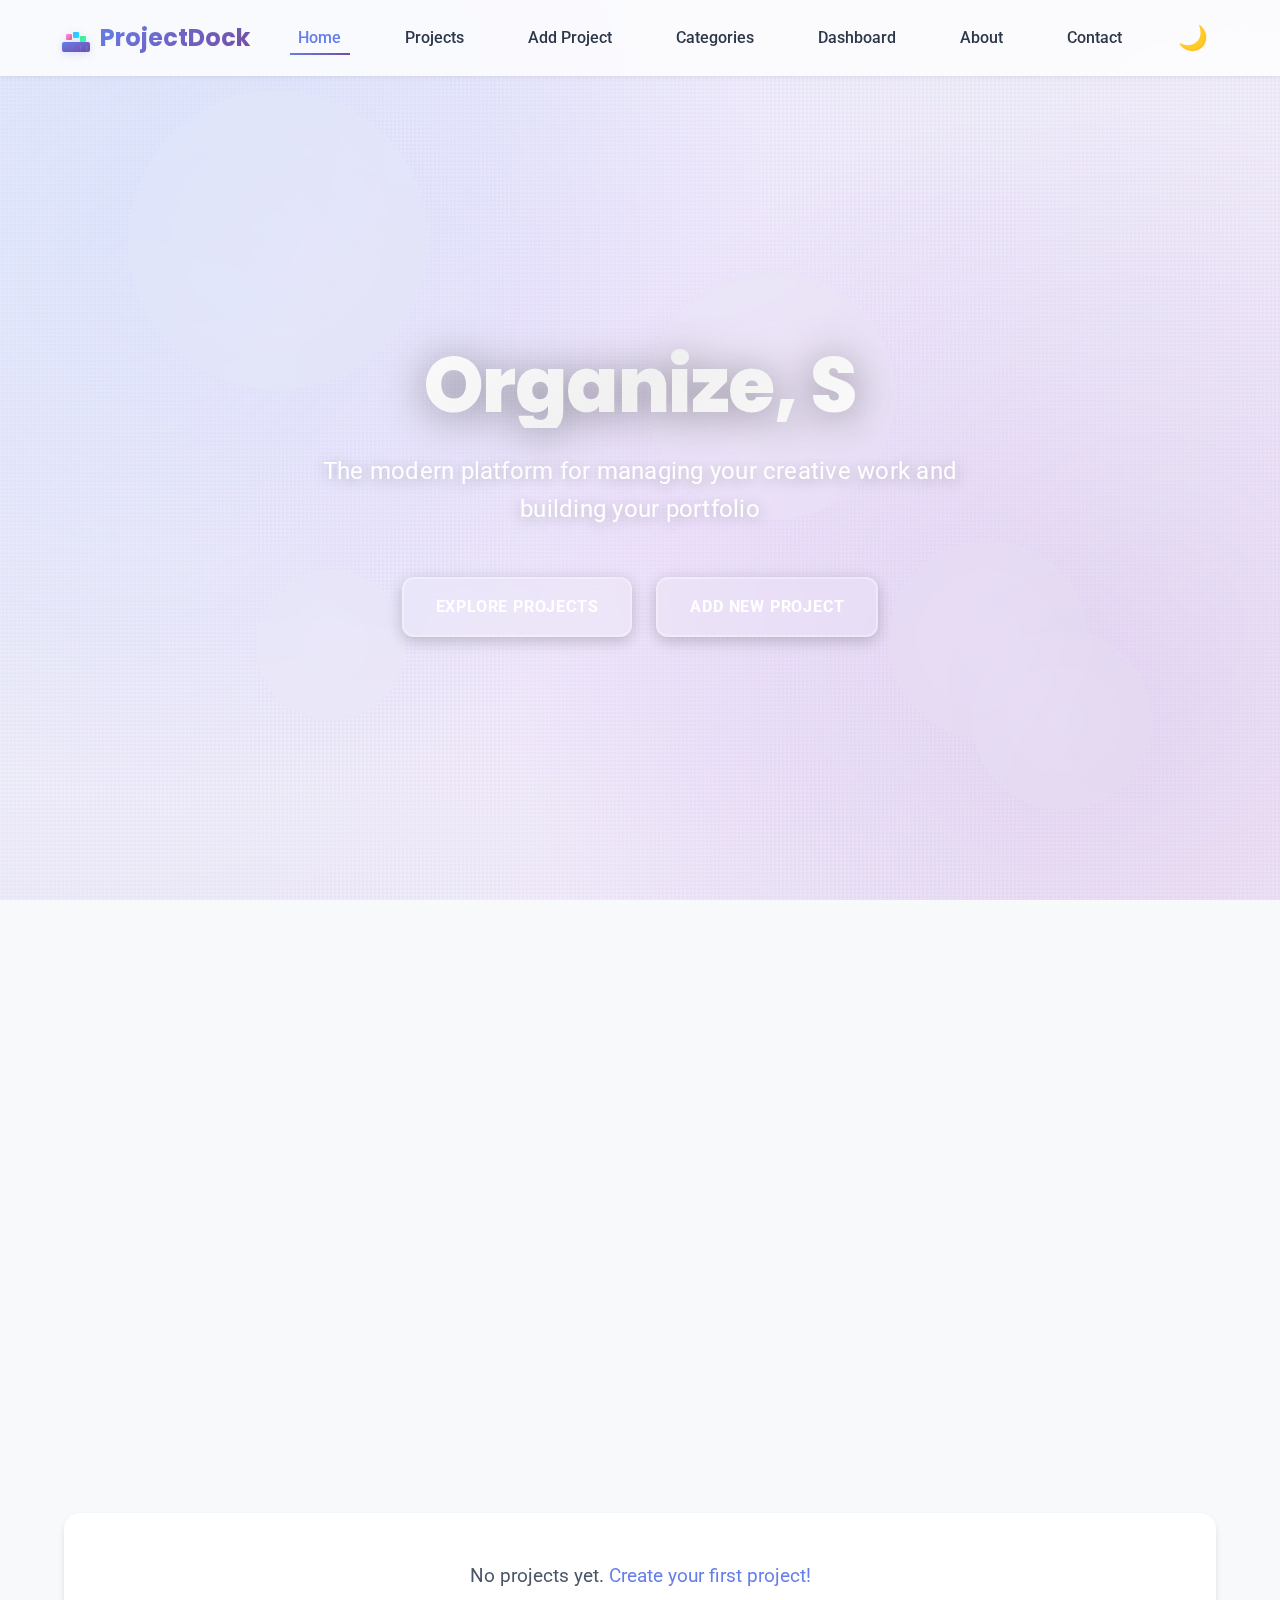
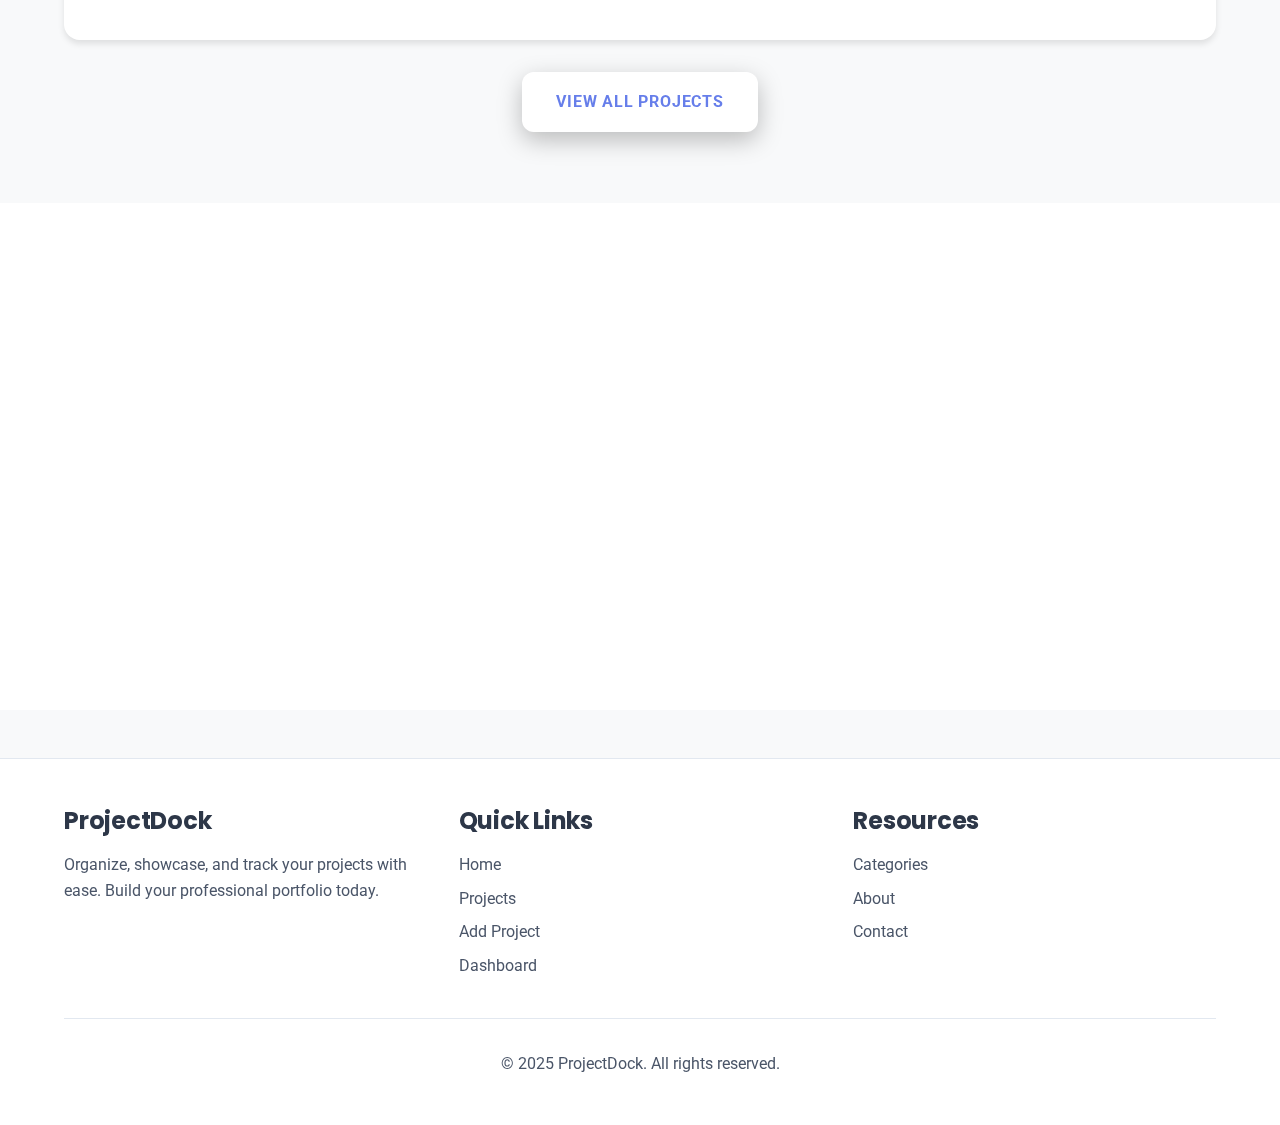
<file: index.html>
<!DOCTYPE html>
<html lang="en">
<head>
    <meta charset="UTF-8">
    <meta name="viewport" content="width=device-width, initial-scale=1.0">
    <title>ProjectDock - Organize, Showcase, and Track Your Projects</title>
    <meta name="description" content="Modern project management and showcase platform for storing and organizing project information">
    <link rel="preconnect" href="https://fonts.googleapis.com">
    <link rel="preconnect" href="https://fonts.gstatic.com" crossorigin>
    <link href="https://fonts.googleapis.com/css2?family=Poppins:wght@400;500;600;700&family=Roboto:wght@300;400;500&display=swap" rel="stylesheet">
    <link rel="stylesheet" href="css/styles.css">
</head>
<body>
    <!-- Navigation Bar -->
    <nav class="navbar">
        <div class="nav-container">
            <div class="nav-brand">
                <span class="nav-logo" id="nav-logo">
                    <svg class="dock-icon" width="32" height="32" viewBox="0 0 32 32" fill="none" xmlns="http://www.w3.org/2000/svg">
                        <!-- Dock Platform Base -->
                        <rect class="dock-base" x="2" y="20" width="28" height="10" rx="2" fill="url(#dockGradient)"/>
                        <!-- Project Box 1 -->
                        <rect class="project-box box-1" x="6" y="12" width="6" height="6" rx="1" fill="url(#boxGradient1)"/>
                        <!-- Project Box 2 -->
                        <rect class="project-box box-2" x="13" y="10" width="6" height="6" rx="1" fill="url(#boxGradient2)"/>
                        <!-- Project Box 3 -->
                        <rect class="project-box box-3" x="20" y="14" width="6" height="6" rx="1" fill="url(#boxGradient3)"/>
                        <!-- Dock Support Pillars -->
                        <rect x="4" y="24" width="2" height="6" fill="url(#dockGradient)"/>
                        <rect x="12" y="24" width="2" height="6" fill="url(#dockGradient)"/>
                        <rect x="20" y="24" width="2" height="6" fill="url(#dockGradient)"/>
                        <rect x="26" y="24" width="2" height="6" fill="url(#dockGradient)"/>
                        <!-- Gradients -->
                        <defs>
                            <linearGradient id="dockGradient" x1="0%" y1="0%" x2="100%" y2="100%">
                                <stop offset="0%" style="stop-color:#667eea;stop-opacity:1" />
                                <stop offset="100%" style="stop-color:#764ba2;stop-opacity:1" />
                            </linearGradient>
                            <linearGradient id="boxGradient1" x1="0%" y1="0%" x2="100%" y2="100%">
                                <stop offset="0%" style="stop-color:#f093fb;stop-opacity:1" />
                                <stop offset="100%" style="stop-color:#f5576c;stop-opacity:1" />
                            </linearGradient>
                            <linearGradient id="boxGradient2" x1="0%" y1="0%" x2="100%" y2="100%">
                                <stop offset="0%" style="stop-color:#4facfe;stop-opacity:1" />
                                <stop offset="100%" style="stop-color:#00f2fe;stop-opacity:1" />
                            </linearGradient>
                            <linearGradient id="boxGradient3" x1="0%" y1="0%" x2="100%" y2="100%">
                                <stop offset="0%" style="stop-color:#43e97b;stop-opacity:1" />
                                <stop offset="100%" style="stop-color:#38f9d7;stop-opacity:1" />
                            </linearGradient>
                        </defs>
                    </svg>
                </span>
                <span class="nav-brand-text">ProjectDock</span>
            </div>
            <ul class="nav-menu">
                <li><a href="index.html" class="nav-link active">Home</a></li>
                <li><a href="projects.html" class="nav-link">Projects</a></li>
                <li><a href="add-project.html" class="nav-link">Add Project</a></li>
                <li><a href="categories.html" class="nav-link">Categories</a></li>
                <li><a href="dashboard.html" class="nav-link">Dashboard</a></li>
                <li><a href="about.html" class="nav-link">About</a></li>
                <li><a href="contact.html" class="nav-link">Contact</a></li>
            </ul>
            <button class="theme-toggle" aria-label="Toggle theme">
                <span>🌙</span>
            </button>
            <button class="hamburger" aria-label="Toggle menu">
                <span></span>
                <span></span>
                <span></span>
            </button>
        </div>
    </nav>

    <!-- Hero Section -->
    <section class="hero">
        <!-- Animated Background Image -->
        <div class="hero-bg-image"></div>
        <!-- Gradient Overlay -->
        <div class="hero-overlay"></div>
        <!-- Floating Shapes -->
        <div class="floating-shapes">
            <div class="shape shape-1"></div>
            <div class="shape shape-2"></div>
            <div class="shape shape-3"></div>
            <div class="shape shape-4"></div>
            <div class="shape shape-5"></div>
        </div>
        <!-- Hero Content -->
        <div class="hero-content">
            <h1 class="hero-title" id="typing-title">Organize, Showcase, and Track Your Projects</h1>
            <p class="hero-subtitle">The modern platform for managing your creative work and building your portfolio</p>
            <div class="hero-buttons">
                <a href="projects.html" class="btn btn-primary"><span>Explore Projects</span></a>
                <a href="add-project.html" class="btn btn-primary"><span>Add New Project</span></a>
            </div>
        </div>
    </section>

    <!-- Statistics Section -->
    <section class="container" style="padding: 4rem 1.5rem;">
        <div class="stats-container">
            <div class="stat-card fade-on-scroll">
                <div class="stat-number" data-target="0" id="total-projects">0</div>
                <div class="stat-label">Total Projects</div>
            </div>
            <div class="stat-card fade-on-scroll">
                <div class="stat-number" data-target="0" id="total-categories">0</div>
                <div class="stat-label">Categories</div>
            </div>
            <div class="stat-card fade-on-scroll">
                <div class="stat-number" data-target="0" id="completed-projects">0</div>
                <div class="stat-label">Completed</div>
            </div>
            <div class="stat-card fade-on-scroll">
                <div class="stat-number" data-target="0" id="in-progress">0</div>
                <div class="stat-label">In Progress</div>
            </div>
        </div>
    </section>

    <!-- Featured Projects Section -->
    <section class="container" style="padding: 4rem 1.5rem;">
        <div class="text-center mb-xl">
            <h2 class="section-title fade-on-scroll">Featured Projects</h2>
            <p class="section-description fade-on-scroll" style="max-width: 600px; margin: 1rem auto;">Discover some of our most impressive projects</p>
        </div>
        <div class="grid grid-3" id="featured-projects">
            <!-- Projects will be loaded dynamically -->
            <div class="skeleton-card" style="display: none;">
                <div class="skeleton skeleton-image"></div>
                <div class="skeleton skeleton-title"></div>
                <div class="skeleton skeleton-text"></div>
                <div class="skeleton skeleton-text" style="width: 60%;"></div>
            </div>
        </div>
        <div class="text-center mt-lg">
            <a href="projects.html" class="btn btn-primary">View All Projects</a>
        </div>
    </section>

    <!-- Features Section -->
    <section style="background: var(--bg-secondary); padding: 4rem 0;">
        <div class="container">
            <div class="text-center mb-xl">
                <h2 class="section-title fade-on-scroll">Why Choose ProjectDock?</h2>
            </div>
            <div class="grid grid-4">
                <div class="card fade-on-scroll">
                    <div style="font-size: 3rem; margin-bottom: 1rem; text-align: center;">📊</div>
                    <h3 style="text-align: center; margin-bottom: 1rem;">Organize</h3>
                    <p style="text-align: center; color: var(--text-secondary);">Keep all your projects in one place with powerful organization tools</p>
                </div>
                <div class="card fade-on-scroll">
                    <div style="font-size: 3rem; margin-bottom: 1rem; text-align: center;">🎨</div>
                    <h3 style="text-align: center; margin-bottom: 1rem;">Showcase</h3>
                    <p style="text-align: center; color: var(--text-secondary);">Create beautiful portfolios to showcase your work to the world</p>
                </div>
                <div class="card fade-on-scroll">
                    <div style="font-size: 3rem; margin-bottom: 1rem; text-align: center;">📈</div>
                    <h3 style="text-align: center; margin-bottom: 1rem;">Track</h3>
                    <p style="text-align: center; color: var(--text-secondary);">Monitor your progress and stay on top of your project timeline</p>
                </div>
                <div class="card fade-on-scroll">
                    <div style="font-size: 3rem; margin-bottom: 1rem; text-align: center;">🚀</div>
                    <h3 style="text-align: center; margin-bottom: 1rem;">Grow</h3>
                    <p style="text-align: center; color: var(--text-secondary);">Build your professional portfolio and advance your career</p>
                </div>
            </div>
        </div>
    </section>

    <!-- Footer -->
    <footer class="footer">
        <div class="container">
            <div class="footer-content">
                <div class="footer-section">
                    <h4>ProjectDock</h4>
                    <p>Organize, showcase, and track your projects with ease. Build your professional portfolio today.</p>
                </div>
                <div class="footer-section">
                    <h4>Quick Links</h4>
                    <ul>
                        <li><a href="index.html">Home</a></li>
                        <li><a href="projects.html">Projects</a></li>
                        <li><a href="add-project.html">Add Project</a></li>
                        <li><a href="dashboard.html">Dashboard</a></li>
                    </ul>
                </div>
                <div class="footer-section">
                    <h4>Resources</h4>
                    <ul>
                        <li><a href="categories.html">Categories</a></li>
                        <li><a href="about.html">About</a></li>
                        <li><a href="contact.html">Contact</a></li>
                    </ul>
                </div>
            </div>
            <div class="footer-bottom">
                <p>&copy; 2025 ProjectDock. All rights reserved.</p>
            </div>
        </div>
    </footer>

    <script src="js/app.js"></script>
    <script>
        // Load statistics
        document.addEventListener('DOMContentLoaded', () => {
            // Check if ProjectDock is loaded
            if (typeof ProjectDock === 'undefined' || !ProjectDock.ProjectStorage) {
                console.error('ProjectDock is not loaded. Check if js/app.js is loaded correctly.');
                return;
            }
            
            let projects = ProjectDock.ProjectStorage.getProjects();
            if (!Array.isArray(projects)) {
                console.error('Projects data is not an array:', projects);
                projects = [];
            }
            console.log('Loaded projects for homepage:', projects.length, projects);
            const categories = [...new Set(projects.map(p => p.category).filter(c => c))];
            const completed = projects.filter(p => p.status === 'Completed').length;
            const inProgress = projects.filter(p => p.status === 'In Progress').length;

            // Update counter targets
            document.getElementById('total-projects').setAttribute('data-target', projects.length);
            document.getElementById('total-categories').setAttribute('data-target', categories.length);
            document.getElementById('completed-projects').setAttribute('data-target', completed);
            document.getElementById('in-progress').setAttribute('data-target', inProgress);

            // Initialize counter animations AFTER setting data-target
            ProjectDock.Counter.init();

            // Load featured projects
            const featuredContainer = document.getElementById('featured-projects');
            const featuredProjects = projects.slice(0, 3);

            if (featuredProjects.length === 0) {
                featuredContainer.innerHTML = `
                    <div class="card" style="grid-column: 1 / -1; text-align: center; padding: 3rem;">
                        <p style="font-size: 1.2rem; color: var(--text-secondary);">
                            No projects yet. <a href="add-project.html" style="color: var(--accent-color);">Create your first project!</a>
                        </p>
                    </div>
                `;
            } else {
                // Clear container first
                featuredContainer.innerHTML = '';
                
                featuredProjects.forEach(project => {
                    // Check if thumbnail exists and is valid
                    let thumbnailSrc = `https://via.placeholder.com/400x200?text=${encodeURIComponent(project.name)}`;
                    if (project.thumbnail && typeof project.thumbnail === 'string' && project.thumbnail.trim() && project.thumbnail.length > 0) {
                        thumbnailSrc = project.thumbnail;
                        console.log('Featured project thumbnail:', project.name, 'length:', project.thumbnail.length);
                    }
                    
                    // Create card element
                    const card = document.createElement('div');
                    card.className = 'project-card card fade-on-scroll';
                    card.style.cursor = 'pointer';
                    card.onclick = () => {
                        window.location.href = `project-detail.html?id=${project.id}`;
                    };
                    
                    // Create image element
                    const img = document.createElement('img');
                    img.alt = project.name || 'Project';
                    img.className = 'project-card-image';
                    img.style.cssText = 'display: block !important; width: 100%; height: 200px; min-height: 200px; object-fit: cover; background-color: var(--bg-secondary); visibility: visible !important; opacity: 1 !important;';
                    img.loading = 'lazy';
                    
                    // Validate base64 data URL before setting
                    if (thumbnailSrc.startsWith('data:image')) {
                        // Verify it's a complete base64 string
                        const base64Match = thumbnailSrc.match(/^data:image\/(\w+);base64,(.+)$/);
                        if (base64Match && base64Match[2] && base64Match[2].length > 100) {
                            console.log('Featured project: Valid base64 image, length:', base64Match[2].length);
                            img.src = thumbnailSrc;
                        } else {
                            console.warn('Featured project: Invalid or incomplete base64, using placeholder');
                            img.src = `https://via.placeholder.com/400x200?text=${encodeURIComponent(project.name)}`;
                        }
                    } else {
                        img.src = thumbnailSrc;
                    }
                    
                    img.onload = function() {
                        console.log('Featured project image loaded successfully:', project.name);
                    };
                    
                    img.onerror = function() {
                        console.error('Featured project image load error:', project.name, 'src length:', thumbnailSrc.length);
                        console.error('First 100 chars of src:', thumbnailSrc.substring(0, 100));
                        this.src = 'https://via.placeholder.com/400x200?text=Project';
                    };
                    
                    card.appendChild(img);
                    
                    // Create category badge
                    const category = document.createElement('div');
                    category.className = 'project-card-category';
                    category.textContent = project.category || 'Uncategorized';
                    card.appendChild(category);
                    
                    // Create title
                    const title = document.createElement('h3');
                    title.className = 'project-card-title';
                    title.textContent = project.name || 'Untitled Project';
                    card.appendChild(title);
                    
                    // Create developer name if available
                    if (project.developerName) {
                        const developer = document.createElement('p');
                        developer.style.cssText = 'color: var(--text-light); margin: 0.25rem 0; font-size: 0.85rem; font-style: italic;';
                        developer.textContent = `by ${project.developerName}`;
                        card.appendChild(developer);
                    }
                    
                    // Create date
                    const date = document.createElement('p');
                    date.className = 'project-card-date';
                    date.textContent = project.createdAt ? new Date(project.createdAt).toLocaleDateString() : 'No date';
                    card.appendChild(date);
                    
                    // Append to container
                    featuredContainer.appendChild(card);
                });
                
                // Re-initialize scroll animations after a short delay
                setTimeout(() => {
                    if (ProjectDock && ProjectDock.ScrollAnimations) {
                        ProjectDock.ScrollAnimations.init();
                    }
                }, 100);
            }

            // Typing animation for hero title
            const titleElement = document.getElementById('typing-title');
            if (titleElement) {
                const titleText = titleElement.textContent;
                ProjectDock.TypingAnimation.animate(titleElement, titleText, 50);
            }
        });
    </script>
</body>
</html>
</file>
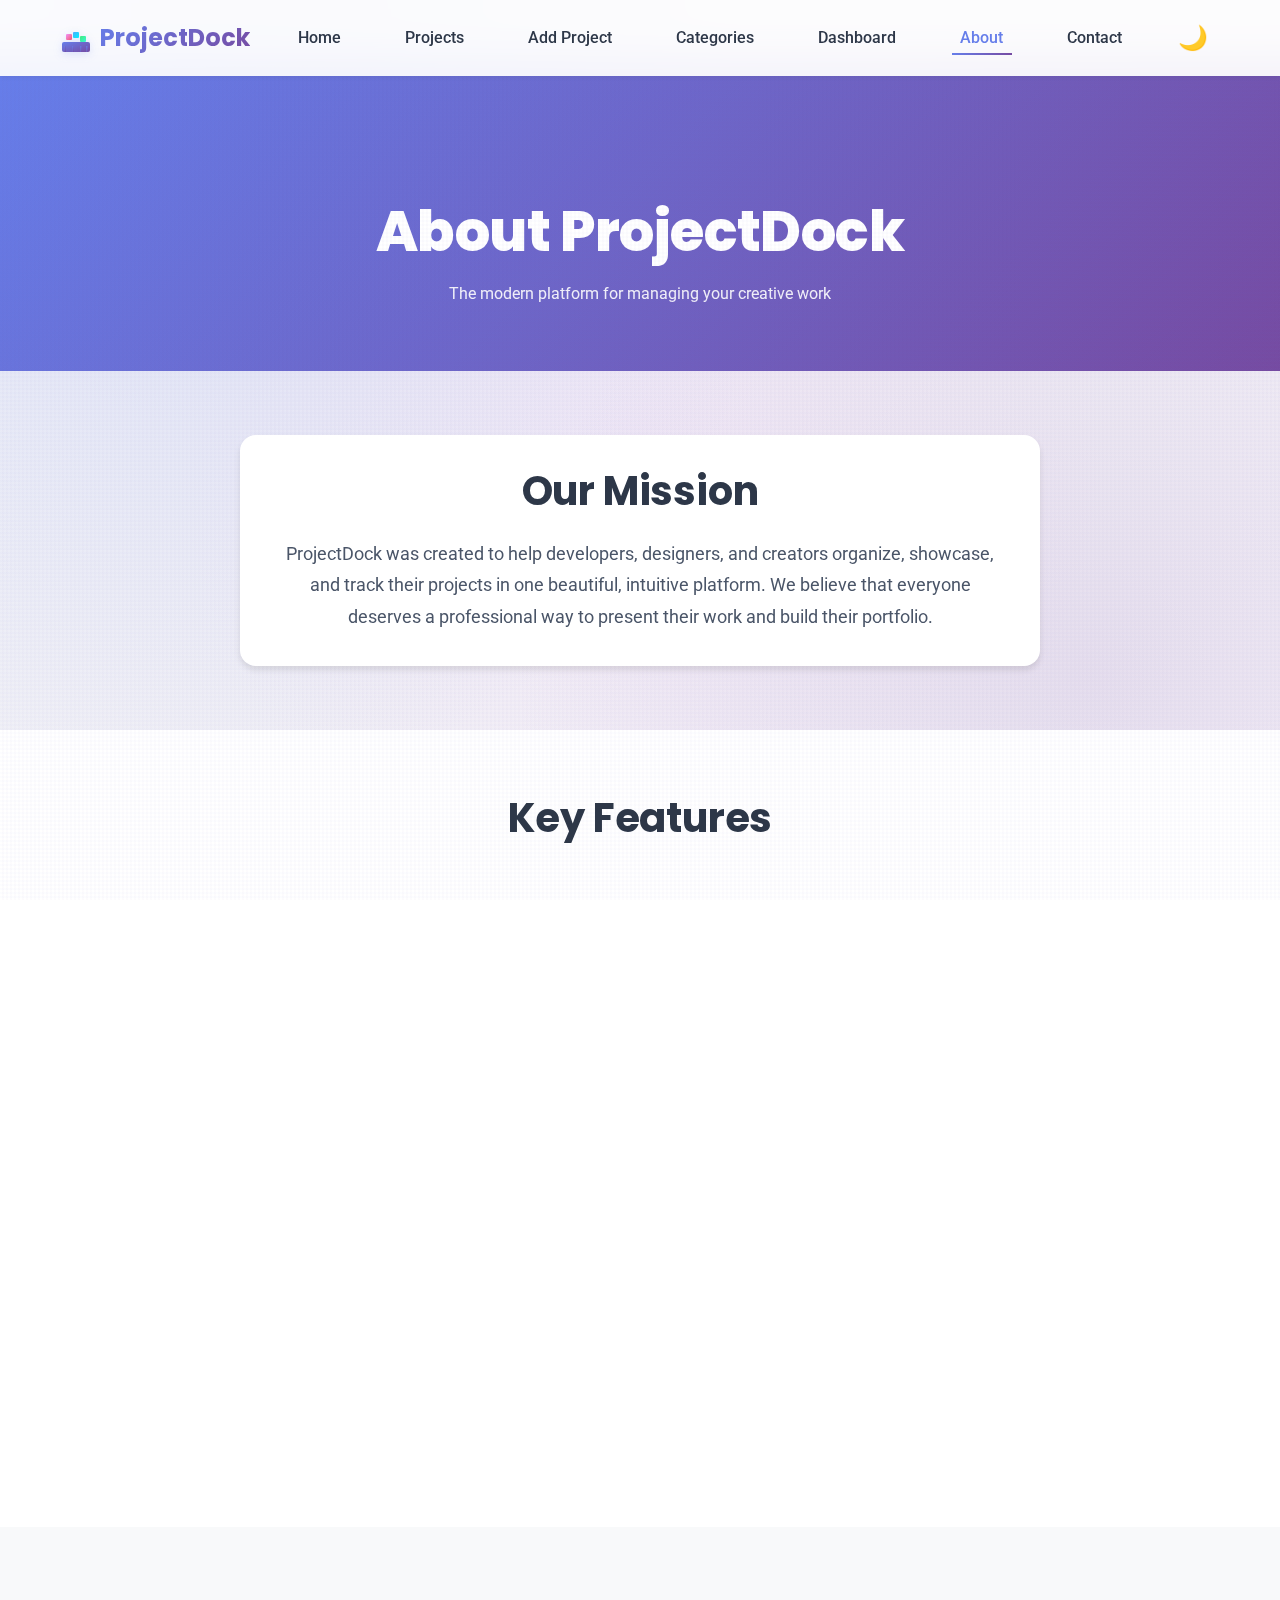
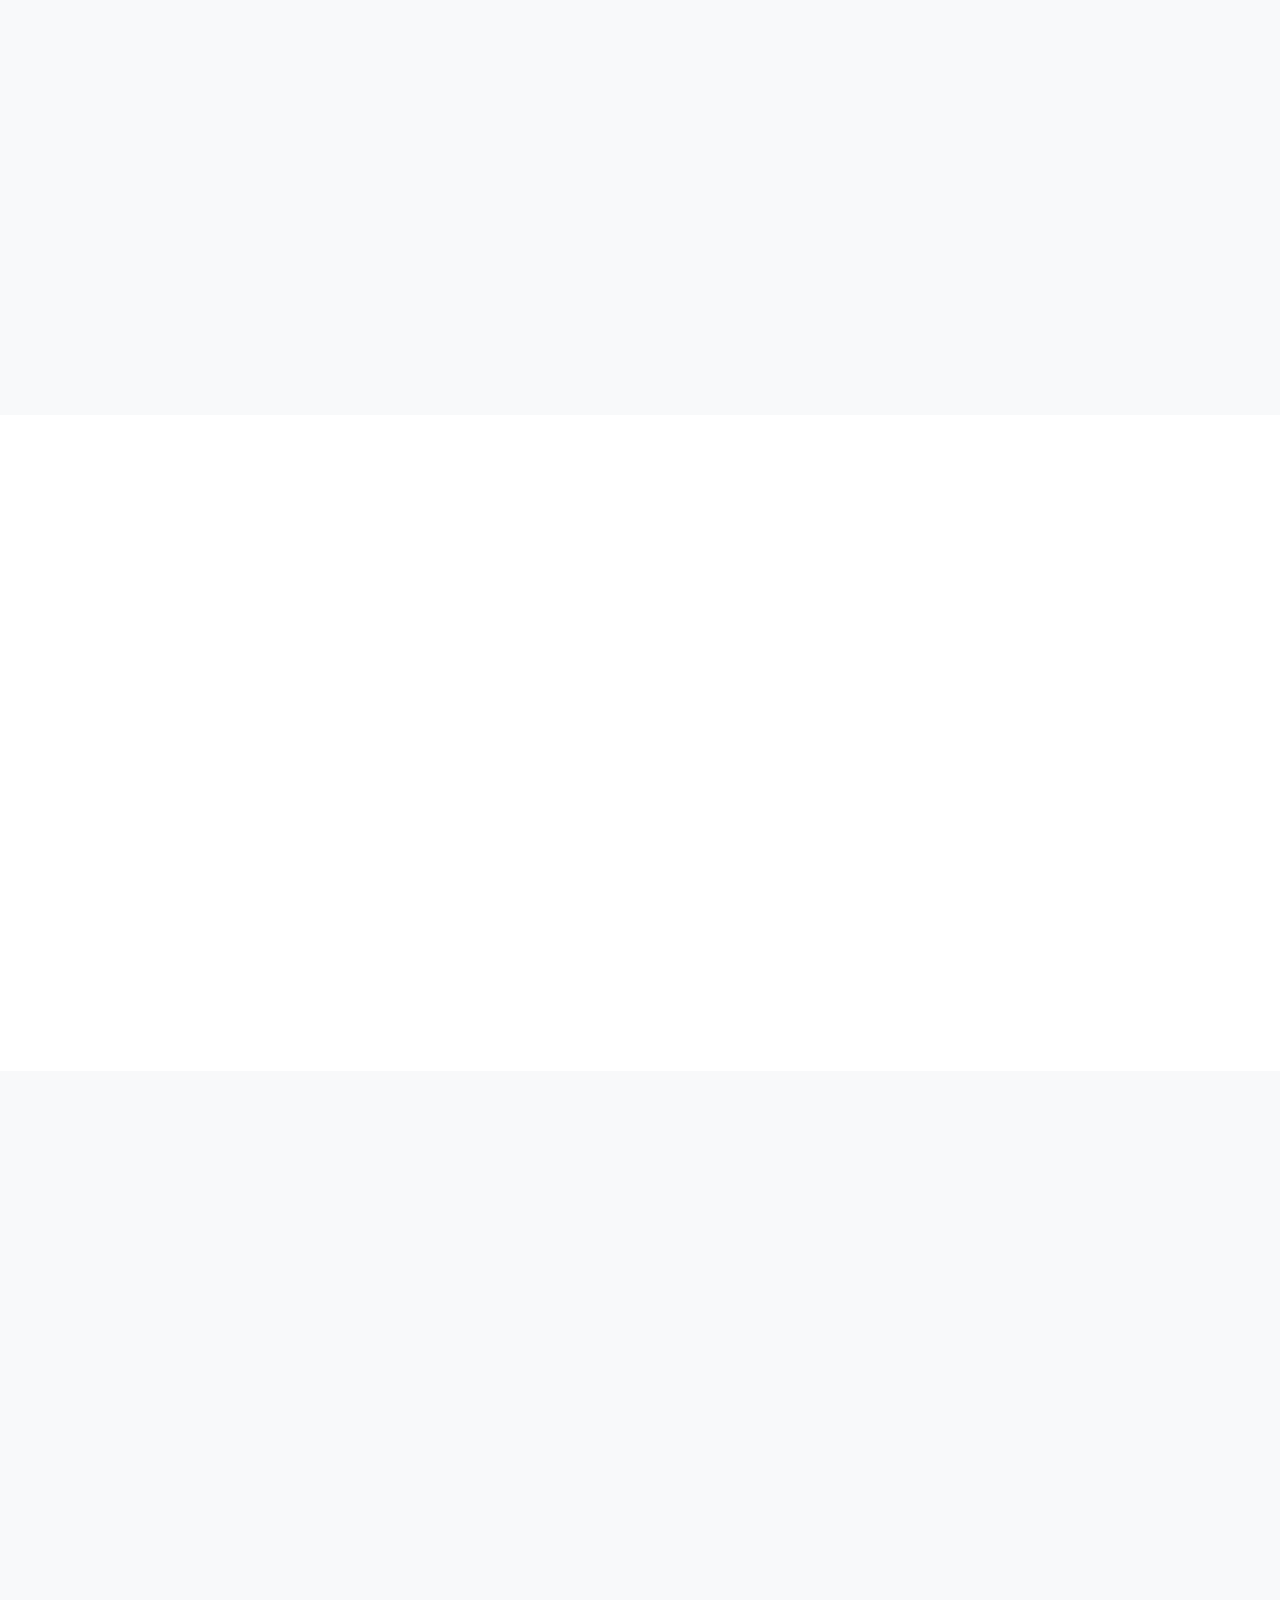
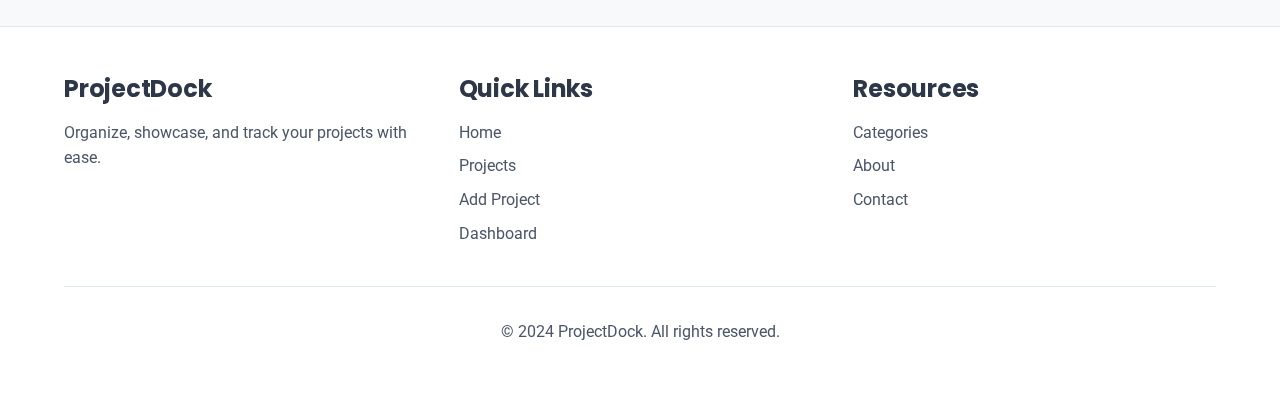
<file: about.html>
<!DOCTYPE html>
<html lang="en">
<head>
    <meta charset="UTF-8">
    <meta name="viewport" content="width=device-width, initial-scale=1.0">
    <title>About - ProjectDock</title>
    <meta name="description" content="Learn about ProjectDock platform">
    <link rel="preconnect" href="https://fonts.googleapis.com">
    <link rel="preconnect" href="https://fonts.gstatic.com" crossorigin>
    <link href="https://fonts.googleapis.com/css2?family=Poppins:wght@400;500;600;700&family=Roboto:wght@300;400;500&display=swap" rel="stylesheet">
    <link rel="stylesheet" href="css/styles.css">
</head>
<body>
    <!-- Navigation Bar -->
    <nav class="navbar">
        <div class="nav-container">
            <div class="nav-brand">
                <span class="nav-logo" id="nav-logo">
                    <svg class="dock-icon" width="32" height="32" viewBox="0 0 32 32" fill="none" xmlns="http://www.w3.org/2000/svg">
                        <rect class="dock-base" x="2" y="20" width="28" height="10" rx="2" fill="url(#dockGradient)"/>
                        <rect class="project-box box-1" x="6" y="12" width="6" height="6" rx="1" fill="url(#boxGradient1)"/>
                        <rect class="project-box box-2" x="13" y="10" width="6" height="6" rx="1" fill="url(#boxGradient2)"/>
                        <rect class="project-box box-3" x="20" y="14" width="6" height="6" rx="1" fill="url(#boxGradient3)"/>
                        <rect x="4" y="24" width="2" height="6" fill="url(#dockGradient)"/>
                        <rect x="12" y="24" width="2" height="6" fill="url(#dockGradient)"/>
                        <rect x="20" y="24" width="2" height="6" fill="url(#dockGradient)"/>
                        <rect x="26" y="24" width="2" height="6" fill="url(#dockGradient)"/>
                        <defs>
                            <linearGradient id="dockGradient" x1="0%" y1="0%" x2="100%" y2="100%">
                                <stop offset="0%" style="stop-color:#667eea;stop-opacity:1" />
                                <stop offset="100%" style="stop-color:#764ba2;stop-opacity:1" />
                            </linearGradient>
                            <linearGradient id="boxGradient1" x1="0%" y1="0%" x2="100%" y2="100%">
                                <stop offset="0%" style="stop-color:#f093fb;stop-opacity:1" />
                                <stop offset="100%" style="stop-color:#f5576c;stop-opacity:1" />
                            </linearGradient>
                            <linearGradient id="boxGradient2" x1="0%" y1="0%" x2="100%" y2="100%">
                                <stop offset="0%" style="stop-color:#4facfe;stop-opacity:1" />
                                <stop offset="100%" style="stop-color:#00f2fe;stop-opacity:1" />
                            </linearGradient>
                            <linearGradient id="boxGradient3" x1="0%" y1="0%" x2="100%" y2="100%">
                                <stop offset="0%" style="stop-color:#43e97b;stop-opacity:1" />
                                <stop offset="100%" style="stop-color:#38f9d7;stop-opacity:1" />
                            </linearGradient>
                        </defs>
                    </svg>
                </span>
                <span class="nav-brand-text">ProjectDock</span>
            </div>
            <ul class="nav-menu">
                <li><a href="index.html" class="nav-link">Home</a></li>
                <li><a href="projects.html" class="nav-link">Projects</a></li>
                <li><a href="add-project.html" class="nav-link">Add Project</a></li>
                <li><a href="categories.html" class="nav-link">Categories</a></li>
                <li><a href="dashboard.html" class="nav-link">Dashboard</a></li>
                <li><a href="about.html" class="nav-link active">About</a></li>
                <li><a href="contact.html" class="nav-link">Contact</a></li>
            </ul>
            <button class="theme-toggle" aria-label="Toggle theme">
                <span>🌙</span>
            </button>
            <button class="hamburger" aria-label="Toggle menu">
                <span></span>
                <span></span>
                <span></span>
            </button>
        </div>
    </nav>

    <!-- Page Header -->
    <section style="background: linear-gradient(135deg, var(--primary-gradient-start), var(--primary-gradient-end)); padding: 8rem 1.5rem 4rem; margin-top: 70px;">
        <div class="container">
            <h1 class="text-center" style="color: white; margin-bottom: 1rem;">About ProjectDock</h1>
            <p class="text-center" style="color: rgba(255,255,255,0.9); max-width: 600px; margin: 0 auto;">The modern platform for managing your creative work</p>
        </div>
    </section>

    <!-- Mission Section -->
    <section class="container" style="padding: 4rem 1.5rem;">
        <div class="card" style="max-width: 800px; margin: 0 auto; text-align: center;">
            <h2 class="fade-on-scroll" style="margin-bottom: 1.5rem;">Our Mission</h2>
            <p class="fade-on-scroll" style="font-size: 1.1rem; color: var(--text-secondary); line-height: 1.8;">
                ProjectDock was created to help developers, designers, and creators organize, showcase, and track their projects in one beautiful, intuitive platform. We believe that everyone deserves a professional way to present their work and build their portfolio.
            </p>
        </div>
    </section>

    <!-- Features Section -->
    <section style="background: var(--bg-secondary); padding: 4rem 0;">
        <div class="container">
            <h2 class="text-center mb-xl fade-on-scroll">Key Features</h2>
            <div class="grid grid-3">
                <div class="card fade-on-scroll">
                    <div style="font-size: 3rem; margin-bottom: 1rem; text-align: center; animation: pulse 2s ease-in-out infinite;">📊</div>
                    <h3 style="text-align: center; margin-bottom: 1rem;">Project Organization</h3>
                    <p style="text-align: center; color: var(--text-secondary);">
                        Organize your projects by category, status, and technology stack. Keep everything in one place.
                    </p>
                </div>
                <div class="card fade-on-scroll">
                    <div style="font-size: 3rem; margin-bottom: 1rem; text-align: center; animation: pulse 2s ease-in-out infinite 0.2s;">🎨</div>
                    <h3 style="text-align: center; margin-bottom: 1rem;">Beautiful Showcase</h3>
                    <p style="text-align: center; color: var(--text-secondary);">
                        Create stunning project portfolios with beautiful cards, galleries, and detailed views.
                    </p>
                </div>
                <div class="card fade-on-scroll">
                    <div style="font-size: 3rem; margin-bottom: 1rem; text-align: center; animation: pulse 2s ease-in-out infinite 0.4s;">📈</div>
                    <h3 style="text-align: center; margin-bottom: 1rem;">Progress Tracking</h3>
                    <p style="text-align: center; color: var(--text-secondary);">
                        Track your project status and timeline. Monitor your progress and stay organized.
                    </p>
                </div>
                <div class="card fade-on-scroll">
                    <div style="font-size: 3rem; margin-bottom: 1rem; text-align: center; animation: pulse 2s ease-in-out infinite 0.6s;">🔍</div>
                    <h3 style="text-align: center; margin-bottom: 1rem;">Smart Search</h3>
                    <p style="text-align: center; color: var(--text-secondary);">
                        Quickly find projects using powerful search and filter capabilities.
                    </p>
                </div>
                <div class="card fade-on-scroll">
                    <div style="font-size: 3rem; margin-bottom: 1rem; text-align: center; animation: pulse 2s ease-in-out infinite 0.8s;">📱</div>
                    <h3 style="text-align: center; margin-bottom: 1rem;">Fully Responsive</h3>
                    <p style="text-align: center; color: var(--text-secondary);">
                        Access your projects from any device. Beautiful on desktop, tablet, and mobile.
                    </p>
                </div>
                <div class="card fade-on-scroll">
                    <div style="font-size: 3rem; margin-bottom: 1rem; text-align: center; animation: pulse 2s ease-in-out infinite 1s;">💾</div>
                    <h3 style="text-align: center; margin-bottom: 1rem;">Local Storage</h3>
                    <p style="text-align: center; color: var(--text-secondary);">
                        Your data is stored locally in your browser. Fast, secure, and always accessible.
                    </p>
                </div>
            </div>
        </div>
    </section>

    <!-- Vision Section -->
    <section class="container" style="padding: 4rem 1.5rem;">
        <div class="grid grid-2" style="gap: 3rem; align-items: center;">
            <div class="fade-on-scroll">
                <h2 style="margin-bottom: 1.5rem;">Our Vision</h2>
                <p style="color: var(--text-secondary); line-height: 1.8; margin-bottom: 1.5rem;">
                    We envision a world where every creator has the tools they need to showcase their work professionally. ProjectDock is designed to be simple yet powerful, beautiful yet functional.
                </p>
                <p style="color: var(--text-secondary); line-height: 1.8; margin-bottom: 1.5rem;">
                    Whether you're a student building your portfolio, a freelancer showcasing your work, or a professional tracking your projects, ProjectDock adapts to your needs.
                </p>
                <a href="add-project.html" class="btn btn-primary">Get Started</a>
            </div>
            <div class="fade-on-scroll">
                <div class="card" style="padding: 3rem; text-align: center; background: linear-gradient(135deg, rgba(102, 126, 234, 0.1), rgba(118, 75, 162, 0.1));">
                    <div style="font-size: 5rem; margin-bottom: 1rem;">🚀</div>
                    <h3 style="margin-bottom: 1rem;">Start Building</h3>
                    <p style="color: var(--text-secondary);">
                        Create your first project and start building your professional portfolio today.
                    </p>
                </div>
            </div>
        </div>
    </section>

    <!-- Feature Comparison -->
    <section style="background: var(--bg-secondary); padding: 4rem 0;">
        <div class="container">
            <h2 class="text-center mb-xl fade-on-scroll">Why ProjectDock?</h2>
            <div class="grid grid-2" style="max-width: 900px; margin: 0 auto;">
                <div class="card fade-on-scroll">
                    <h3 style="margin-bottom: 1rem;">✨ Modern Design</h3>
                    <p style="color: var(--text-secondary); line-height: 1.8;">
                        Built with modern web technologies and design principles. Beautiful animations, smooth transitions, and a delightful user experience.
                    </p>
                </div>
                <div class="card fade-on-scroll">
                    <h3 style="margin-bottom: 1rem;">⚡ Fast & Lightweight</h3>
                    <p style="color: var(--text-secondary); line-height: 1.8;">
                        No heavy frameworks or dependencies. Pure vanilla JavaScript for maximum performance and speed.
                    </p>
                </div>
                <div class="card fade-on-scroll">
                    <h3 style="margin-bottom: 1rem;">🔒 Privacy First</h3>
                    <p style="color: var(--text-secondary); line-height: 1.8;">
                        All your data stays in your browser. No servers, no tracking, no data collection. Your projects, your privacy.
                    </p>
                </div>
                <div class="card fade-on-scroll">
                    <h3 style="margin-bottom: 1rem;">🎯 Easy to Use</h3>
                    <p style="color: var(--text-secondary); line-height: 1.8;">
                        Intuitive interface that anyone can use. Add projects in minutes, organize effortlessly, showcase beautifully.
                    </p>
                </div>
            </div>
        </div>
    </section>

    <!-- CTA Section -->
    <section class="container" style="padding: 4rem 1.5rem; text-align: center;">
        <div class="card fade-on-scroll" style="max-width: 600px; margin: 0 auto; padding: 3rem;">
            <h2 style="margin-bottom: 1rem;">Ready to Get Started?</h2>
            <p style="color: var(--text-secondary); margin-bottom: 2rem;">
                Join thousands of creators using ProjectDock to organize and showcase their work.
            </p>
            <div style="display: flex; gap: 1rem; justify-content: center; flex-wrap: wrap;">
                <a href="add-project.html" class="btn btn-primary">Add Your First Project</a>
                <a href="projects.html" class="btn btn-primary">Browse Projects</a>
            </div>
        </div>
    </section>

    <!-- Footer -->
    <footer class="footer">
        <div class="container">
            <div class="footer-content">
                <div class="footer-section">
                    <h4>ProjectDock</h4>
                    <p>Organize, showcase, and track your projects with ease.</p>
                </div>
                <div class="footer-section">
                    <h4>Quick Links</h4>
                    <ul>
                        <li><a href="index.html">Home</a></li>
                        <li><a href="projects.html">Projects</a></li>
                        <li><a href="add-project.html">Add Project</a></li>
                        <li><a href="dashboard.html">Dashboard</a></li>
                    </ul>
                </div>
                <div class="footer-section">
                    <h4>Resources</h4>
                    <ul>
                        <li><a href="categories.html">Categories</a></li>
                        <li><a href="about.html">About</a></li>
                        <li><a href="contact.html">Contact</a></li>
                    </ul>
                </div>
            </div>
            <div class="footer-bottom">
                <p>&copy; 2024 ProjectDock. All rights reserved.</p>
            </div>
        </div>
    </footer>

    <script src="js/app.js"></script>
    <script>
        document.addEventListener('DOMContentLoaded', () => {
            ProjectDock.ScrollAnimations.init();
        });
    </script>
</body>
</html>
</file>
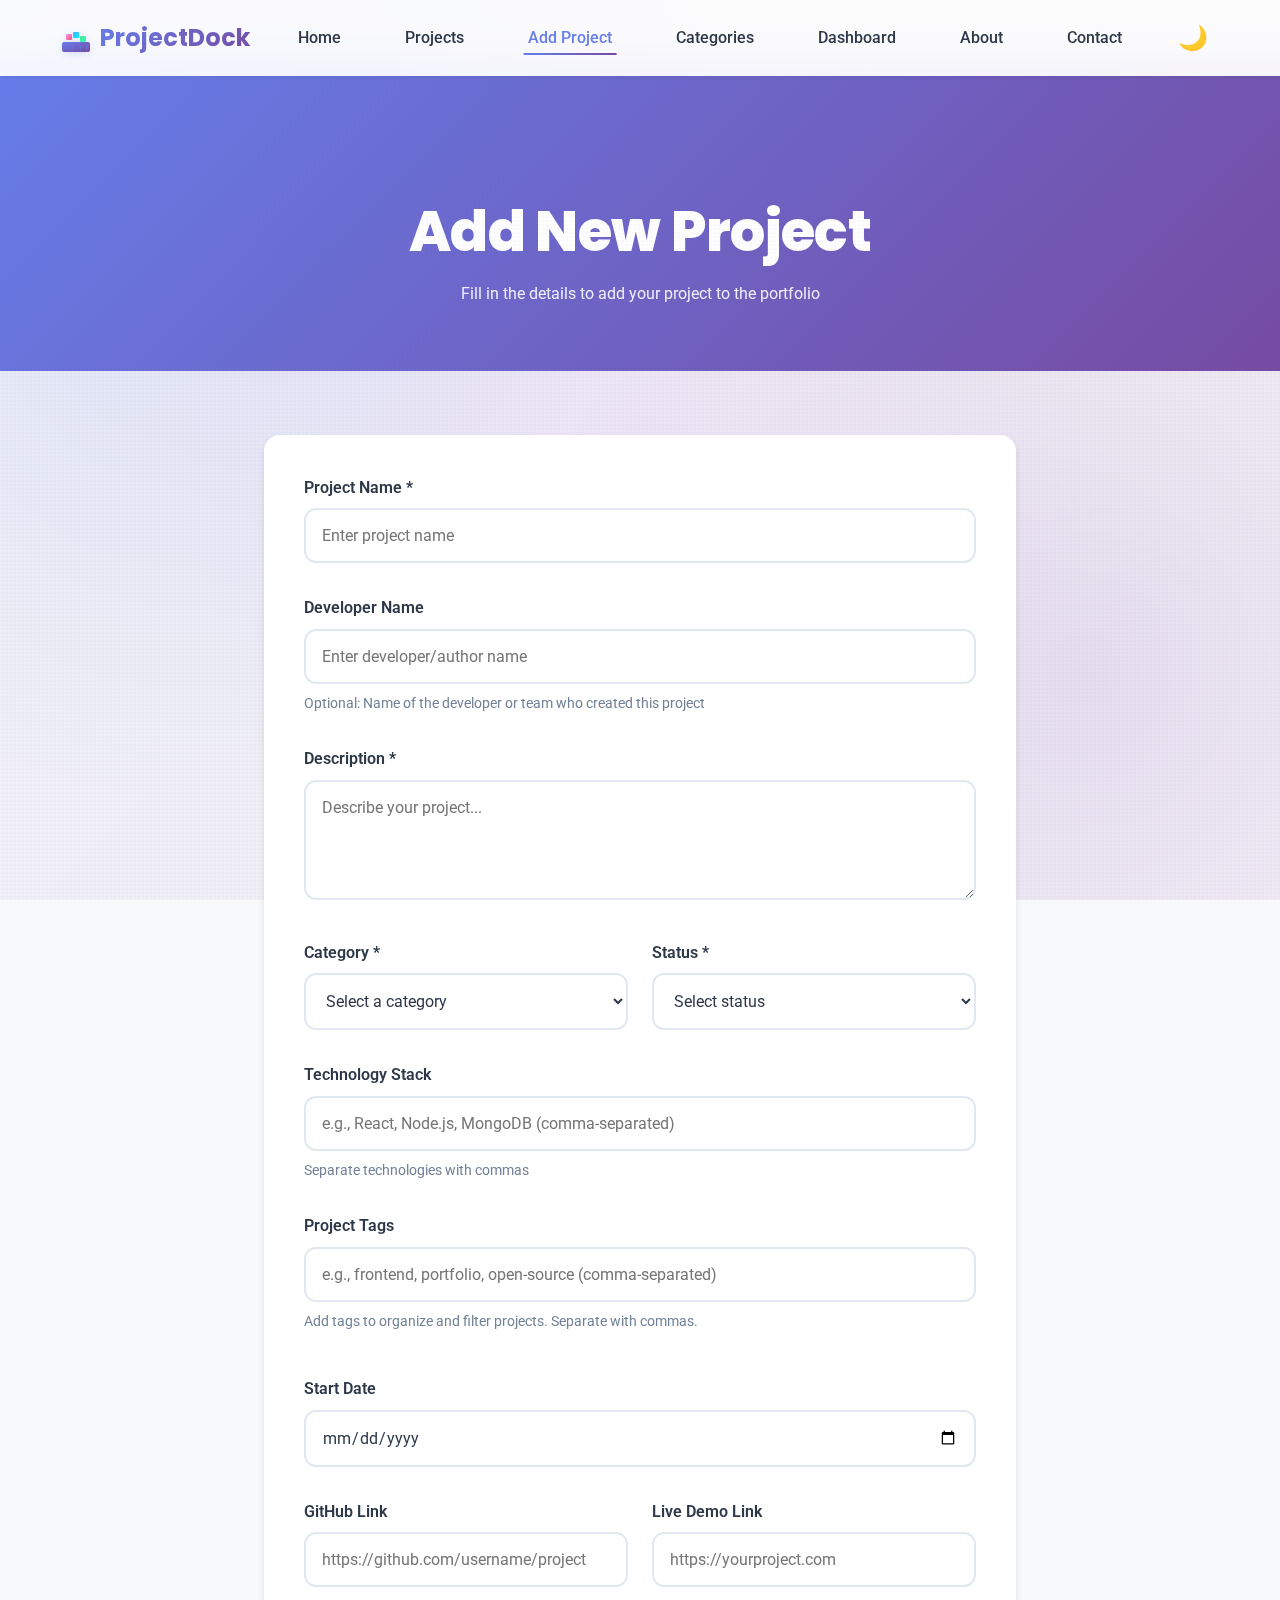
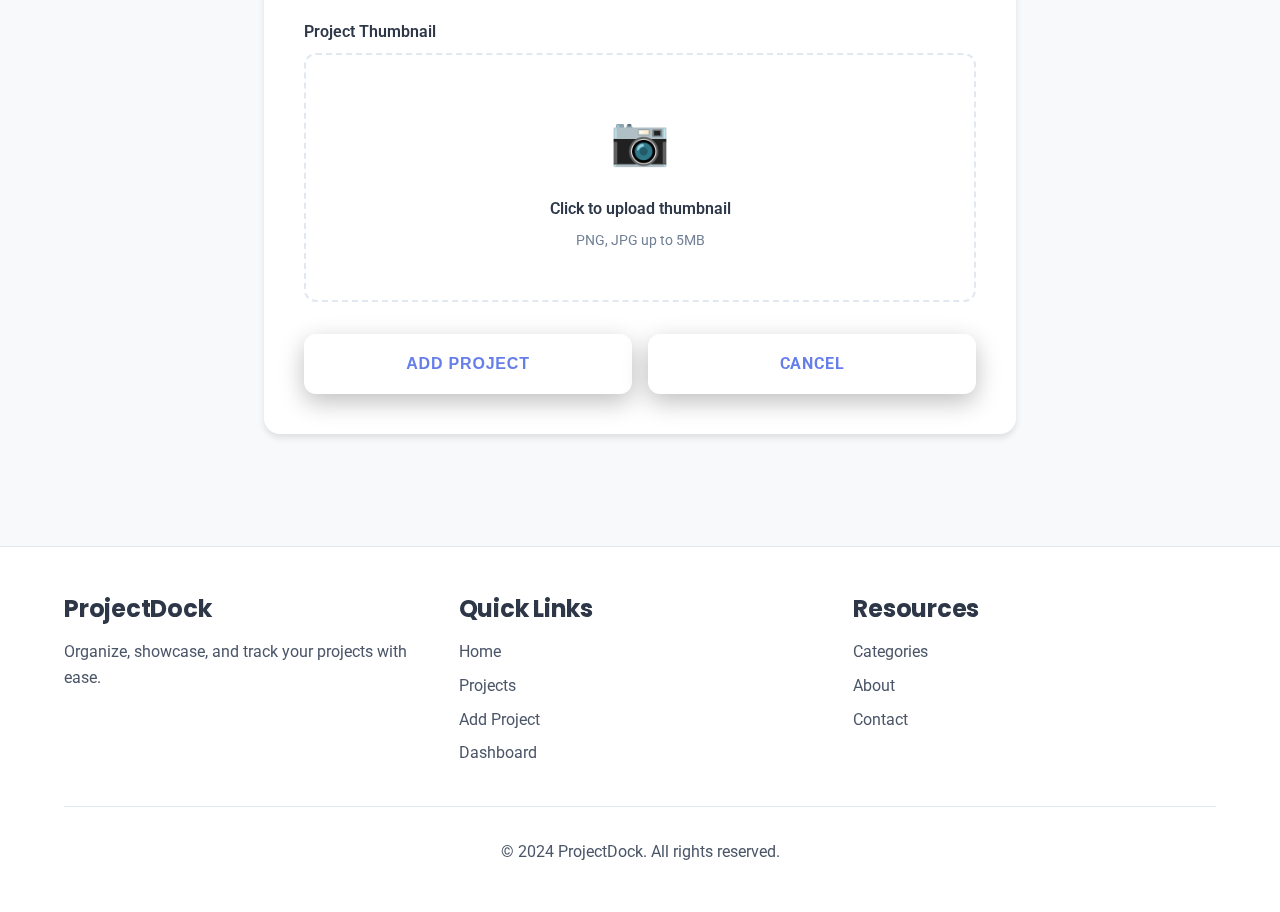
<file: add-project.html>
<!DOCTYPE html>
<html lang="en">
<head>
    <meta charset="UTF-8">
    <meta name="viewport" content="width=device-width, initial-scale=1.0">
    <title>Add New Project - ProjectDock</title>
    <meta name="description" content="Add a new project to your portfolio">
    <link rel="preconnect" href="https://fonts.googleapis.com">
    <link rel="preconnect" href="https://fonts.gstatic.com" crossorigin>
    <link href="https://fonts.googleapis.com/css2?family=Poppins:wght@400;500;600;700&family=Roboto:wght@300;400;500&display=swap" rel="stylesheet">
    <link rel="stylesheet" href="css/styles.css">
</head>
<body>
    <!-- Navigation Bar -->
    <nav class="navbar">
        <div class="nav-container">
            <div class="nav-brand">
                <span class="nav-logo" id="nav-logo">
                    <svg class="dock-icon" width="32" height="32" viewBox="0 0 32 32" fill="none" xmlns="http://www.w3.org/2000/svg">
                        <rect class="dock-base" x="2" y="20" width="28" height="10" rx="2" fill="url(#dockGradient)"/>
                        <rect class="project-box box-1" x="6" y="12" width="6" height="6" rx="1" fill="url(#boxGradient1)"/>
                        <rect class="project-box box-2" x="13" y="10" width="6" height="6" rx="1" fill="url(#boxGradient2)"/>
                        <rect class="project-box box-3" x="20" y="14" width="6" height="6" rx="1" fill="url(#boxGradient3)"/>
                        <rect x="4" y="24" width="2" height="6" fill="url(#dockGradient)"/>
                        <rect x="12" y="24" width="2" height="6" fill="url(#dockGradient)"/>
                        <rect x="20" y="24" width="2" height="6" fill="url(#dockGradient)"/>
                        <rect x="26" y="24" width="2" height="6" fill="url(#dockGradient)"/>
                        <defs>
                            <linearGradient id="dockGradient" x1="0%" y1="0%" x2="100%" y2="100%">
                                <stop offset="0%" style="stop-color:#667eea;stop-opacity:1" />
                                <stop offset="100%" style="stop-color:#764ba2;stop-opacity:1" />
                            </linearGradient>
                            <linearGradient id="boxGradient1" x1="0%" y1="0%" x2="100%" y2="100%">
                                <stop offset="0%" style="stop-color:#f093fb;stop-opacity:1" />
                                <stop offset="100%" style="stop-color:#f5576c;stop-opacity:1" />
                            </linearGradient>
                            <linearGradient id="boxGradient2" x1="0%" y1="0%" x2="100%" y2="100%">
                                <stop offset="0%" style="stop-color:#4facfe;stop-opacity:1" />
                                <stop offset="100%" style="stop-color:#00f2fe;stop-opacity:1" />
                            </linearGradient>
                            <linearGradient id="boxGradient3" x1="0%" y1="0%" x2="100%" y2="100%">
                                <stop offset="0%" style="stop-color:#43e97b;stop-opacity:1" />
                                <stop offset="100%" style="stop-color:#38f9d7;stop-opacity:1" />
                            </linearGradient>
                        </defs>
                    </svg>
                </span>
                <span class="nav-brand-text">ProjectDock</span>
            </div>
            <ul class="nav-menu">
                <li><a href="index.html" class="nav-link">Home</a></li>
                <li><a href="projects.html" class="nav-link">Projects</a></li>
                <li><a href="add-project.html" class="nav-link active">Add Project</a></li>
                <li><a href="categories.html" class="nav-link">Categories</a></li>
                <li><a href="dashboard.html" class="nav-link">Dashboard</a></li>
                <li><a href="about.html" class="nav-link">About</a></li>
                <li><a href="contact.html" class="nav-link">Contact</a></li>
            </ul>
            <button class="theme-toggle" aria-label="Toggle theme">
                <span>🌙</span>
            </button>
            <button class="hamburger" aria-label="Toggle menu">
                <span></span>
                <span></span>
                <span></span>
            </button>
        </div>
    </nav>

    <!-- Page Header -->
    <section style="background: linear-gradient(135deg, var(--primary-gradient-start), var(--primary-gradient-end)); padding: 8rem 1.5rem 4rem; margin-top: 70px;">
        <div class="container">
            <h1 class="text-center" style="color: white; margin-bottom: 1rem;" id="page-title">Add New Project</h1>
            <p class="text-center" style="color: rgba(255,255,255,0.9); max-width: 600px; margin: 0 auto;" id="page-subtitle">Fill in the details to add your project to the portfolio</p>
        </div>
    </section>

    <!-- Form Section -->
    <section class="container" style="padding: 4rem 1.5rem; max-width: 800px;">
        <form id="project-form" class="card" style="padding: 2.5rem;">
            <!-- Project Name -->
            <div class="form-group">
                <label for="project-name" class="form-label">Project Name *</label>
                <input type="text" 
                       id="project-name" 
                       class="form-input" 
                       placeholder="Enter project name"
                       required>
            </div>

            <!-- Developer Name -->
            <div class="form-group">
                <label for="developer-name" class="form-label">Developer Name</label>
                <input type="text" 
                       id="developer-name" 
                       class="form-input" 
                       placeholder="Enter developer/author name">
                <small style="color: var(--text-light); font-size: 0.875rem; margin-top: 0.5rem; display: block;">
                    Optional: Name of the developer or team who created this project
                </small>
            </div>

            <!-- Description -->
            <div class="form-group">
                <label for="description" class="form-label">Description *</label>
                <textarea id="description" 
                          class="form-textarea" 
                          placeholder="Describe your project..."
                          required></textarea>
            </div>

            <!-- Category and Status Row -->
            <div class="grid grid-2" style="gap: 1.5rem;">
                <div class="form-group">
                    <label for="category" class="form-label">Category *</label>
                    <select id="category" class="form-select" required>
                        <option value="">Select a category</option>
                        <option value="Web Development">Web Development</option>
                        <option value="Mobile Development">Mobile Development</option>
                        <option value="Design">Design</option>
                        <option value="Data Science">Data Science</option>
                        <option value="Other">Other</option>
                    </select>
                </div>

                <div class="form-group">
                    <label for="status" class="form-label">Status *</label>
                    <select id="status" class="form-select" required>
                        <option value="">Select status</option>
                        <option value="Planned">Planned</option>
                        <option value="In Progress">In Progress</option>
                        <option value="Completed">Completed</option>
                        <option value="On Hold">On Hold</option>
                    </select>
                </div>
            </div>

            <!-- Technology Stack -->
            <div class="form-group">
                <label for="technologies" class="form-label">Technology Stack</label>
                <input type="text" 
                       id="technologies" 
                       class="form-input" 
                       placeholder="e.g., React, Node.js, MongoDB (comma-separated)">
                <small style="color: var(--text-light); font-size: 0.875rem; margin-top: 0.5rem; display: block;">
                    Separate technologies with commas
                </small>
            </div>

            <!-- Project Tags -->
            <div class="form-group">
                <label for="tags" class="form-label">Project Tags</label>
                <input type="text" 
                       id="tags" 
                       class="form-input" 
                       placeholder="e.g., frontend, portfolio, open-source (comma-separated)">
                <small style="color: var(--text-light); font-size: 0.875rem; margin-top: 0.5rem; display: block;">
                    Add tags to organize and filter projects. Separate with commas.
                </small>
                <div id="tags-preview" style="display: flex; flex-wrap: wrap; gap: 0.5rem; margin-top: 0.75rem;"></div>
            </div>

            <!-- Start Date -->
            <div class="form-group">
                <label for="start-date" class="form-label">Start Date</label>
                <input type="date" 
                       id="start-date" 
                       class="form-input">
            </div>

            <!-- Links Row -->
            <div class="grid grid-2" style="gap: 1.5rem;">
                <div class="form-group">
                    <label for="github-link" class="form-label">GitHub Link</label>
                    <input type="url" 
                           id="github-link" 
                           class="form-input" 
                           placeholder="https://github.com/username/project">
                </div>

                <div class="form-group">
                    <label for="demo-link" class="form-label">Live Demo Link</label>
                    <input type="url" 
                           id="demo-link" 
                           class="form-input" 
                           placeholder="https://yourproject.com">
                </div>
            </div>

            <!-- Thumbnail Upload -->
            <div class="form-group">
                <label class="form-label">Project Thumbnail</label>
                <div class="file-upload">
                    <input type="file" 
                           id="thumbnail" 
                           class="file-upload-input" 
                           accept="image/*">
                    <label for="thumbnail" class="file-upload-label">
                        <div style="font-size: 3rem; margin-bottom: 1rem;">📷</div>
                        <div style="font-weight: 600; margin-bottom: 0.5rem;">Click to upload thumbnail</div>
                        <div style="color: var(--text-light); font-size: 0.875rem;">PNG, JPG up to 5MB</div>
                    </label>
                    <img id="thumbnail-preview" class="file-preview" alt="Preview">
                </div>
            </div>

            <!-- Submit Buttons -->
            <div style="display: flex; gap: 1rem; margin-top: 2rem;">
                <button type="submit" class="btn btn-primary btn-flex">
                    <span id="submit-text">Add Project</span>
                    <span id="submit-loading" style="display: none;">Saving...</span>
                </button>
                <a href="projects.html" class="btn btn-primary btn-flex">Cancel</a>
            </div>
            <input type="hidden" id="edit-project-id">
        </form>
    </section>

    <!-- Footer -->
    <footer class="footer">
        <div class="container">
            <div class="footer-content">
                <div class="footer-section">
                    <h4>ProjectDock</h4>
                    <p>Organize, showcase, and track your projects with ease.</p>
                </div>
                <div class="footer-section">
                    <h4>Quick Links</h4>
                    <ul>
                        <li><a href="index.html">Home</a></li>
                        <li><a href="projects.html">Projects</a></li>
                        <li><a href="add-project.html">Add Project</a></li>
                        <li><a href="dashboard.html">Dashboard</a></li>
                    </ul>
                </div>
                <div class="footer-section">
                    <h4>Resources</h4>
                    <ul>
                        <li><a href="categories.html">Categories</a></li>
                        <li><a href="about.html">About</a></li>
                        <li><a href="contact.html">Contact</a></li>
                    </ul>
                </div>
            </div>
            <div class="footer-bottom">
                <p>&copy; 2024 ProjectDock. All rights reserved.</p>
            </div>
        </div>
    </footer>

    <script src="js/app.js"></script>
    <script>
        const form = document.getElementById('project-form');
        const thumbnailInput = document.getElementById('thumbnail');
        const thumbnailPreview = document.getElementById('thumbnail-preview');
        const editProjectId = document.getElementById('edit-project-id');
        let thumbnailDataUrl = '';
        let isEditMode = false;
        let existingThumbnail = null; // Store existing thumbnail when editing

        // Check if we're in edit mode
        const urlParams = new URLSearchParams(window.location.search);
        const editId = urlParams.get('edit');
        
        if (editId) {
            isEditMode = true;
            const project = ProjectDock.ProjectStorage.getProject(editId);
            if (project) {
                // Update page title
                document.getElementById('page-title').textContent = 'Edit Project';
                document.getElementById('page-subtitle').textContent = 'Update your project details';
                document.getElementById('submit-text').textContent = 'Update Project';
                
                // Populate form
                document.getElementById('project-name').value = project.name || '';
                document.getElementById('developer-name').value = project.developerName || '';
                document.getElementById('description').value = project.description || '';
                document.getElementById('category').value = project.category || '';
                document.getElementById('status').value = project.status || '';
                document.getElementById('technologies').value = (project.technologies || []).join(', ');
                document.getElementById('tags').value = (project.tags || []).join(', ');
                document.getElementById('start-date').value = project.startDate || '';
                document.getElementById('github-link').value = project.githubLink || '';
                document.getElementById('demo-link').value = project.demoLink || '';
                editProjectId.value = editId;
                
                // Update tags preview
                updateTagsPreview();
                
                // Load thumbnail if exists
                if (project.thumbnail && project.thumbnail.trim()) {
                    existingThumbnail = project.thumbnail;
                    thumbnailDataUrl = project.thumbnail;
                    thumbnailPreview.src = project.thumbnail;
                    thumbnailPreview.classList.add('show');
                }
                
                // Update tags preview
                if (typeof updateTagsPreview === 'function') {
                    updateTagsPreview();
                }
            } else {
                ProjectDock.Toast.show('Project not found', 'error');
                setTimeout(() => {
                    window.location.href = 'projects.html';
                }, 2000);
            }
        }

        // Handle thumbnail preview
        thumbnailInput.addEventListener('change', (e) => {
            const file = e.target.files[0];
            if (file) {
                if (file.size > 5 * 1024 * 1024) {
                    ProjectDock.Toast.show('File size must be less than 5MB', 'error');
                    thumbnailInput.value = '';
                    return;
                }

                const reader = new FileReader();
                reader.onload = (event) => {
                    if (event.target.result && event.target.result.trim()) {
                        const dataUrl = event.target.result.trim();
                        // Verify it's a valid data URL
                        if (dataUrl.startsWith('data:image/')) {
                            thumbnailDataUrl = dataUrl;
                            
                            // Display preview
                            thumbnailPreview.src = thumbnailDataUrl;
                            thumbnailPreview.classList.add('show');
                            ProjectDock.Toast.show('Image loaded successfully!', 'success', 2000);
                        } else {
                            ProjectDock.Toast.show('Invalid image format', 'error');
                            thumbnailInput.value = '';
                        }
                    } else {
                        ProjectDock.Toast.show('Failed to load image', 'error');
                    }
                };
                reader.onerror = () => {
                    ProjectDock.Toast.show('Error reading image file', 'error');
                    thumbnailInput.value = '';
                };
                reader.readAsDataURL(file);
            }
        });

        // Handle tags input
        const tagsInput = document.getElementById('tags');
        const tagsPreview = document.getElementById('tags-preview');
        
        function updateTagsPreview() {
            const tagsText = tagsInput.value.trim();
            const tags = tagsText ? tagsText.split(',').map(t => t.trim()).filter(t => t) : [];
            
            tagsPreview.innerHTML = '';
            if (tags.length > 0) {
                tags.forEach(tag => {
                    const tagSpan = document.createElement('span');
                    tagSpan.style.cssText = 'padding: 0.25rem 0.75rem; background: linear-gradient(135deg, var(--primary-gradient-start), var(--primary-gradient-end)); color: white; border-radius: var(--radius-sm); font-size: 0.85rem; display: inline-block;';
                    tagSpan.textContent = tag;
                    tagsPreview.appendChild(tagSpan);
                });
            }
        }
        
        tagsInput.addEventListener('input', updateTagsPreview);

        // Handle form submission
        form.addEventListener('submit', (e) => {
            e.preventDefault();

            // Validate form
            if (!ProjectDock.FormValidator.validate(form)) {
                ProjectDock.Toast.show('Please fill in all required fields', 'error');
                return;
            }

            // Get form values
            const categoryValue = document.getElementById('category').value;
            const statusValue = document.getElementById('status').value;
            
            // Ensure category and status are not empty
            if (!categoryValue || !statusValue) {
                ProjectDock.Toast.show('Please select both category and status', 'error');
                return;
            }
            
            const projectData = {
                name: document.getElementById('project-name').value.trim(),
                developerName: document.getElementById('developer-name').value.trim() || null,
                description: document.getElementById('description').value.trim(),
                category: categoryValue,
                status: statusValue,
                technologies: document.getElementById('technologies').value
                    .split(',')
                    .map(t => t.trim())
                    .filter(t => t),
                tags: document.getElementById('tags').value
                    .split(',')
                    .map(t => t.trim())
                    .filter(t => t),
                startDate: document.getElementById('start-date').value || null,
                githubLink: document.getElementById('github-link').value.trim() || null,
                demoLink: document.getElementById('demo-link').value.trim() || null,
                // Preserve existing thumbnail if no new one is uploaded during edit
                thumbnail: (thumbnailDataUrl && thumbnailDataUrl.trim() && thumbnailDataUrl !== existingThumbnail) 
                    ? thumbnailDataUrl 
                    : (isEditMode && existingThumbnail ? existingThumbnail : (thumbnailDataUrl && thumbnailDataUrl.trim() ? thumbnailDataUrl : null))
            };

            // Show loading state
            const submitBtn = form.querySelector('button[type="submit"]');
            const submitText = document.getElementById('submit-text');
            const submitLoading = document.getElementById('submit-loading');
            submitText.style.display = 'none';
            submitLoading.style.display = 'inline';
            submitBtn.disabled = true;

            // Simulate API delay for better UX
            setTimeout(() => {
                let project;
                
                if (isEditMode && editProjectId.value) {
                    // Update existing project
                    console.log('Updating project with ID:', editProjectId.value);
                    console.log('Project data:', projectData);
                    project = ProjectDock.ProjectStorage.updateProject(editProjectId.value, projectData);
                    if (!project) {
                        console.error('Update failed - project returned null');
                        ProjectDock.Toast.show('Failed to update project. Please try again.', 'error');
                        submitText.style.display = 'inline';
                        submitLoading.style.display = 'none';
                        submitBtn.disabled = false;
                        return;
                    }
                    console.log('Project updated successfully:', project);
                    ProjectDock.Toast.show('Project updated successfully!', 'success', 3000);
                } else {
                    // Create new project
                    project = ProjectDock.ProjectStorage.addProject(projectData);
                    if (!project || !project.id) {
                        ProjectDock.Toast.show('Failed to add project. Check console for details.', 'error');
                        submitText.style.display = 'inline';
                        submitLoading.style.display = 'none';
                        submitBtn.disabled = false;
                        return;
                    }
                    ProjectDock.Toast.show('Project added successfully!', 'success', 3000);
                }

                // Verify project was saved and log thumbnail info
                const savedProjects = ProjectDock.ProjectStorage.getProjects();
                const savedProject = savedProjects.find(p => p.id === project.id);
                if (!savedProject) {
                    ProjectDock.Toast.show('Project saved but could not be verified', 'warning');
                } else {
                    // Debug: Log thumbnail info
                    const thumb = savedProject.thumbnail;
                    const isBase64 = thumb && thumb.startsWith('data:image');
                    const base64Match = thumb ? thumb.match(/^data:image\/(\w+);base64,(.+)$/) : null;
                    console.log('Project saved:', {
                        id: savedProject.id,
                        name: savedProject.name,
                        hasThumbnail: !!thumb,
                        thumbnailLength: thumb ? thumb.length : 0,
                        isBase64: isBase64,
                        base64DataLength: base64Match ? base64Match[2].length : 0,
                        thumbnailPreview: thumb ? thumb.substring(0, 80) + '...' : 'none',
                        thumbnailEnd: thumb ? '...' + thumb.substring(thumb.length - 20) : 'none'
                    });
                    
                    // Verify thumbnail integrity
                    if (thumb && isBase64) {
                        if (!base64Match || !base64Match[2] || base64Match[2].length < 100) {
                            console.error('WARNING: Thumbnail base64 data appears incomplete or corrupted!');
                        } else {
                            console.log('✓ Thumbnail base64 data appears valid');
                        }
                    }
                }

                // Reset form only if not in edit mode
                if (!isEditMode) {
                    form.reset();
                    thumbnailPreview.classList.remove('show');
                    thumbnailDataUrl = '';
                }

                // Reset button state
                submitText.style.display = 'inline';
                submitLoading.style.display = 'none';
                submitBtn.disabled = false;

                // Verify one more time before redirect
                const finalCheck = ProjectDock.ProjectStorage.getProjects();
                console.log('Final verification - Total projects in localStorage:', finalCheck.length);
                const updatedProject = finalCheck.find(p => p.id === project.id);
                console.log('Project exists:', updatedProject ? 'YES' : 'NO');
                if (updatedProject) {
                    console.log('Updated project data:', updatedProject);
                    console.log('Project name:', updatedProject.name);
                    console.log('Project developer:', updatedProject.developerName);
                    console.log('Project description:', updatedProject.description);
                } else {
                    console.error('CRITICAL: Updated project not found in localStorage!');
                    ProjectDock.Toast.show('Update may have failed. Please check the projects page.', 'error');
                    submitText.style.display = 'inline';
                    submitLoading.style.display = 'none';
                    submitBtn.disabled = false;
                    return;
                }
                
                // Redirect after short delay - use window.location.replace to avoid back button issues
                setTimeout(() => {
                    if (project && project.id) {
                        // Force reload by adding timestamp to prevent cache
                        window.location.replace(`project-detail.html?id=${project.id}&t=${Date.now()}`);
                    } else {
                        console.error('Project ID is missing, redirecting to projects page');
                        ProjectDock.Toast.show('Update completed but redirect failed. Please navigate manually.', 'warning');
                        setTimeout(() => {
                            window.location.href = 'projects.html';
                        }, 2000);
                    }
                }, 1500);
            }, 800);
        });
    </script>
</body>
</html>
</file>
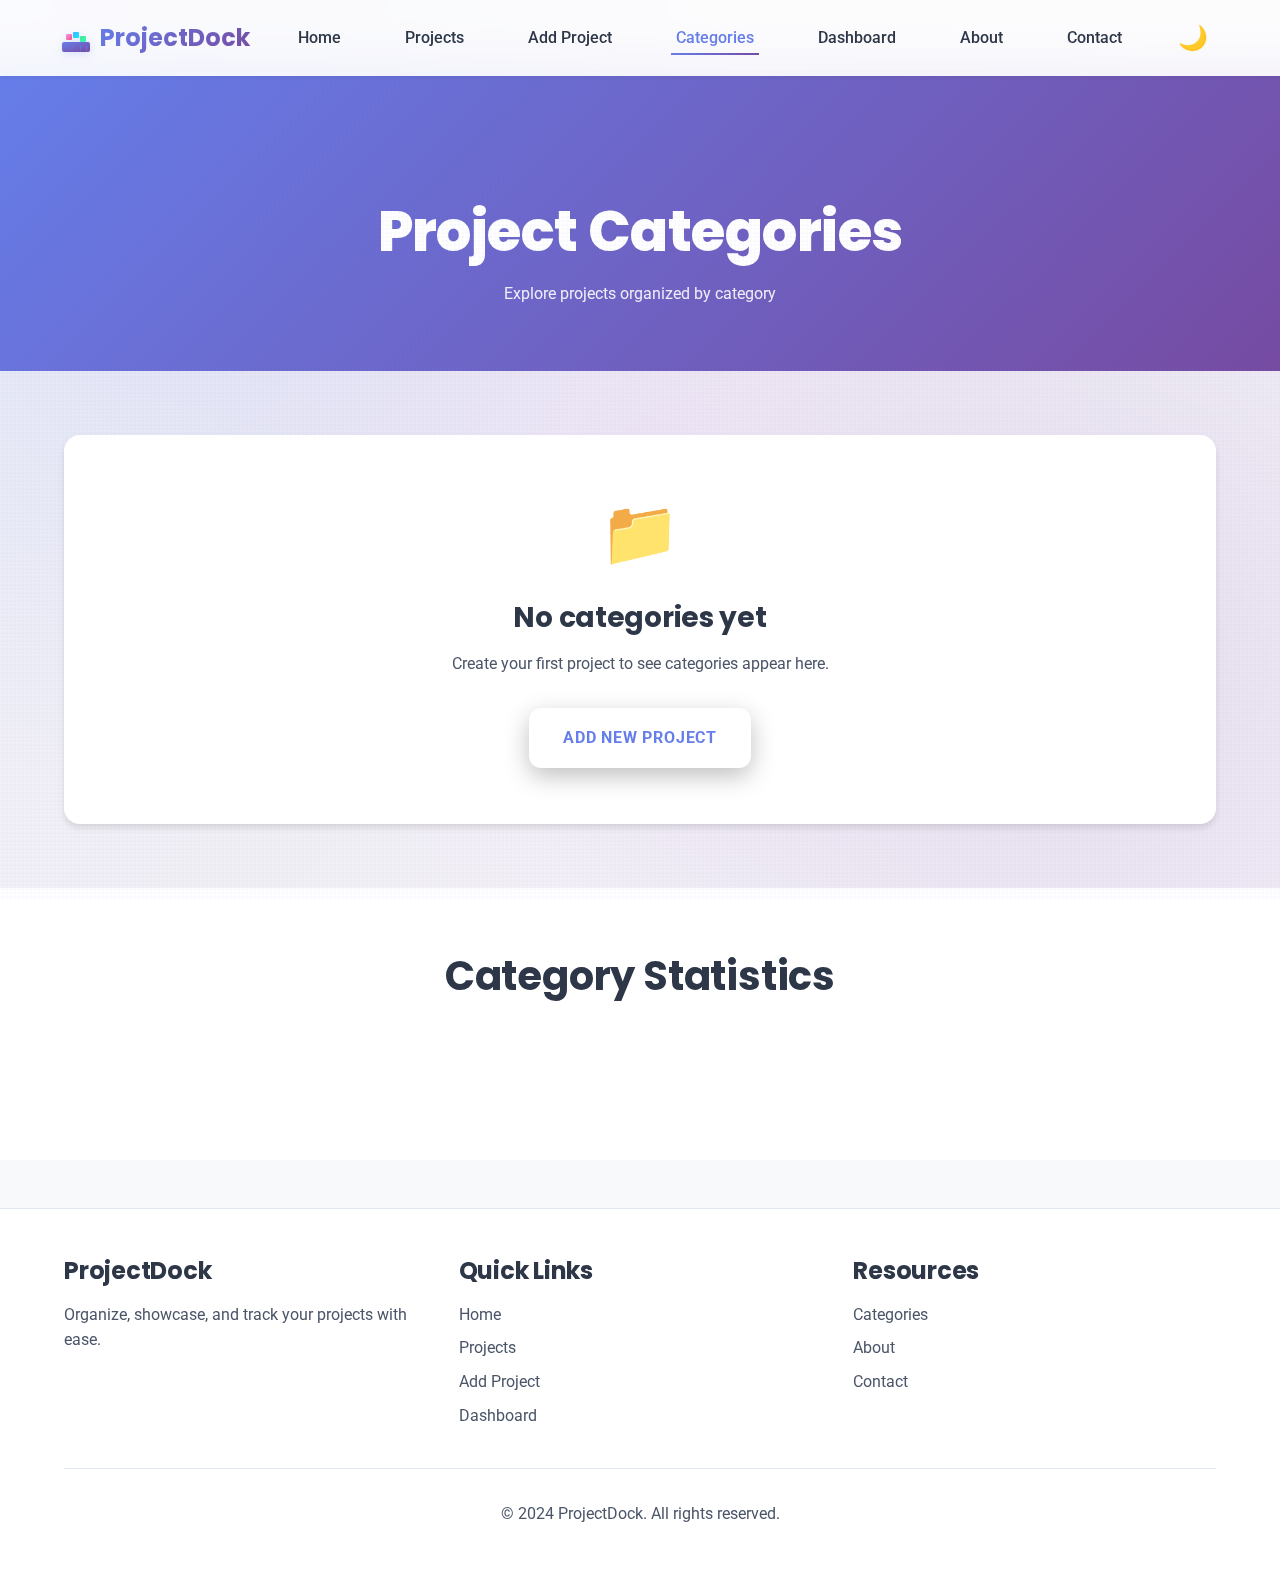
<file: categories.html>
<!DOCTYPE html>
<html lang="en">
<head>
    <meta charset="UTF-8">
    <meta name="viewport" content="width=device-width, initial-scale=1.0">
    <title>Categories - ProjectDock</title>
    <meta name="description" content="Browse projects by category">
    <link rel="preconnect" href="https://fonts.googleapis.com">
    <link rel="preconnect" href="https://fonts.gstatic.com" crossorigin>
    <link href="https://fonts.googleapis.com/css2?family=Poppins:wght@400;500;600;700&family=Roboto:wght@300;400;500&display=swap" rel="stylesheet">
    <link rel="stylesheet" href="css/styles.css">
</head>
<body>
    <!-- Navigation Bar -->
    <nav class="navbar">
        <div class="nav-container">
            <div class="nav-brand">
                <span class="nav-logo" id="nav-logo">
                    <svg class="dock-icon" width="32" height="32" viewBox="0 0 32 32" fill="none" xmlns="http://www.w3.org/2000/svg">
                        <rect class="dock-base" x="2" y="20" width="28" height="10" rx="2" fill="url(#dockGradient)"/>
                        <rect class="project-box box-1" x="6" y="12" width="6" height="6" rx="1" fill="url(#boxGradient1)"/>
                        <rect class="project-box box-2" x="13" y="10" width="6" height="6" rx="1" fill="url(#boxGradient2)"/>
                        <rect class="project-box box-3" x="20" y="14" width="6" height="6" rx="1" fill="url(#boxGradient3)"/>
                        <rect x="4" y="24" width="2" height="6" fill="url(#dockGradient)"/>
                        <rect x="12" y="24" width="2" height="6" fill="url(#dockGradient)"/>
                        <rect x="20" y="24" width="2" height="6" fill="url(#dockGradient)"/>
                        <rect x="26" y="24" width="2" height="6" fill="url(#dockGradient)"/>
                        <defs>
                            <linearGradient id="dockGradient" x1="0%" y1="0%" x2="100%" y2="100%">
                                <stop offset="0%" style="stop-color:#667eea;stop-opacity:1" />
                                <stop offset="100%" style="stop-color:#764ba2;stop-opacity:1" />
                            </linearGradient>
                            <linearGradient id="boxGradient1" x1="0%" y1="0%" x2="100%" y2="100%">
                                <stop offset="0%" style="stop-color:#f093fb;stop-opacity:1" />
                                <stop offset="100%" style="stop-color:#f5576c;stop-opacity:1" />
                            </linearGradient>
                            <linearGradient id="boxGradient2" x1="0%" y1="0%" x2="100%" y2="100%">
                                <stop offset="0%" style="stop-color:#4facfe;stop-opacity:1" />
                                <stop offset="100%" style="stop-color:#00f2fe;stop-opacity:1" />
                            </linearGradient>
                            <linearGradient id="boxGradient3" x1="0%" y1="0%" x2="100%" y2="100%">
                                <stop offset="0%" style="stop-color:#43e97b;stop-opacity:1" />
                                <stop offset="100%" style="stop-color:#38f9d7;stop-opacity:1" />
                            </linearGradient>
                        </defs>
                    </svg>
                </span>
                <span class="nav-brand-text">ProjectDock</span>
            </div>
            <ul class="nav-menu">
                <li><a href="index.html" class="nav-link">Home</a></li>
                <li><a href="projects.html" class="nav-link">Projects</a></li>
                <li><a href="add-project.html" class="nav-link">Add Project</a></li>
                <li><a href="categories.html" class="nav-link active">Categories</a></li>
                <li><a href="dashboard.html" class="nav-link">Dashboard</a></li>
                <li><a href="about.html" class="nav-link">About</a></li>
                <li><a href="contact.html" class="nav-link">Contact</a></li>
            </ul>
            <button class="theme-toggle" aria-label="Toggle theme">
                <span>🌙</span>
            </button>
            <button class="hamburger" aria-label="Toggle menu">
                <span></span>
                <span></span>
                <span></span>
            </button>
        </div>
    </nav>

    <!-- Page Header -->
    <section style="background: linear-gradient(135deg, var(--primary-gradient-start), var(--primary-gradient-end)); padding: 8rem 1.5rem 4rem; margin-top: 70px;">
        <div class="container">
            <h1 class="text-center" style="color: white; margin-bottom: 1rem;">Project Categories</h1>
            <p class="text-center" style="color: rgba(255,255,255,0.9); max-width: 600px; margin: 0 auto;">Explore projects organized by category</p>
        </div>
    </section>

    <!-- Categories Grid -->
    <section class="container" style="padding: 4rem 1.5rem;">
        <div class="grid grid-3" id="categories-grid">
            <!-- Categories will be loaded here -->
        </div>
    </section>

    <!-- Category Statistics -->
    <section style="background: var(--bg-secondary); padding: 4rem 0;">
        <div class="container">
            <h2 class="text-center mb-xl">Category Statistics</h2>
            <div class="stats-container" id="category-stats">
                <!-- Statistics will be loaded here -->
            </div>
        </div>
    </section>

    <!-- Footer -->
    <footer class="footer">
        <div class="container">
            <div class="footer-content">
                <div class="footer-section">
                    <h4>ProjectDock</h4>
                    <p>Organize, showcase, and track your projects with ease.</p>
                </div>
                <div class="footer-section">
                    <h4>Quick Links</h4>
                    <ul>
                        <li><a href="index.html">Home</a></li>
                        <li><a href="projects.html">Projects</a></li>
                        <li><a href="add-project.html">Add Project</a></li>
                        <li><a href="dashboard.html">Dashboard</a></li>
                    </ul>
                </div>
                <div class="footer-section">
                    <h4>Resources</h4>
                    <ul>
                        <li><a href="categories.html">Categories</a></li>
                        <li><a href="about.html">About</a></li>
                        <li><a href="contact.html">Contact</a></li>
                    </ul>
                </div>
            </div>
            <div class="footer-bottom">
                <p>&copy; 2024 ProjectDock. All rights reserved.</p>
            </div>
        </div>
    </footer>

    <script src="js/app.js"></script>
    <script>
        const categoryConfig = {
            'Web Development': {
                icon: '🌐',
                color: 'linear-gradient(135deg, #667eea, #764ba2)',
                description: 'Web applications and websites'
            },
            'Mobile Development': {
                icon: '📱',
                color: 'linear-gradient(135deg, #f093fb, #f5576c)',
                description: 'Mobile apps for iOS and Android'
            },
            'Design': {
                icon: '🎨',
                color: 'linear-gradient(135deg, #4facfe, #00f2fe)',
                description: 'UI/UX design and graphics'
            },
            'Data Science': {
                icon: '📊',
                color: 'linear-gradient(135deg, #43e97b, #38f9d7)',
                description: 'Data analysis and machine learning'
            },
            'Other': {
                icon: '🔧',
                color: 'linear-gradient(135deg, #fa709a, #fee140)',
                description: 'Other projects and experiments'
            }
        };

        function loadCategories() {
            let projects = ProjectDock.ProjectStorage.getProjects();
            if (!Array.isArray(projects)) {
                console.error('Projects data is not an array:', projects);
                projects = [];
            }
            const categories = {};
            
            // Count projects by category
            projects.forEach(project => {
                const category = project.category || 'Other';
                if (!categories[category]) {
                    categories[category] = {
                        count: 0,
                        projects: []
                    };
                }
                categories[category].count++;
                categories[category].projects.push(project);
            });

            // Render category cards
            const grid = document.getElementById('categories-grid');
            const categoryEntries = Object.entries(categories).sort((a, b) => b[1].count - a[1].count);

            if (categoryEntries.length === 0) {
                grid.innerHTML = `
                    <div class="card" style="grid-column: 1 / -1; text-align: center; padding: 3rem;">
                        <div style="font-size: 4rem; margin-bottom: 1rem;">📁</div>
                        <h3 style="margin-bottom: 1rem;">No categories yet</h3>
                        <p style="color: var(--text-secondary); margin-bottom: 2rem;">Create your first project to see categories appear here.</p>
                        <a href="add-project.html" class="btn btn-primary">Add New Project</a>
                    </div>
                `;
                return;
            }

            grid.innerHTML = categoryEntries.map(([categoryName, data]) => {
                const config = categoryConfig[categoryName] || categoryConfig['Other'];
                return `
                    <div class="card category-card fade-on-scroll" 
                         onclick="window.location.href='projects.html?category=${encodeURIComponent(categoryName)}'"
                         style="cursor: pointer; position: relative; overflow: hidden;">
                        <div style="position: absolute; top: 0; left: 0; right: 0; height: 5px; background: ${config.color};"></div>
                        <div style="text-align: center; padding: 2rem 1rem;">
                            <div style="font-size: 4rem; margin-bottom: 1rem;">${config.icon}</div>
                            <h3 style="margin-bottom: 0.5rem;">${categoryName}</h3>
                            <p style="color: var(--text-secondary); margin-bottom: 1.5rem; font-size: 0.9rem;">${config.description}</p>
                            <div style="font-size: 2.5rem; font-weight: 700; background: ${config.color}; -webkit-background-clip: text; -webkit-text-fill-color: transparent; background-clip: text;">
                                ${data.count}
                            </div>
                            <div style="color: var(--text-light); font-size: 0.875rem; text-transform: uppercase; letter-spacing: 1px; margin-top: 0.5rem;">
                                Project${data.count !== 1 ? 's' : ''}
                            </div>
                        </div>
                    </div>
                `;
            }).join('');

            // Render statistics
            renderStatistics(categories);
        }

        function renderStatistics(categories) {
            const statsContainer = document.getElementById('category-stats');
            const totalProjects = Object.values(categories).reduce((sum, cat) => sum + cat.count, 0);
            
            if (totalProjects === 0) {
                statsContainer.innerHTML = '';
                return;
            }

            const categoryEntries = Object.entries(categories).sort((a, b) => b[1].count - a[1].count);
            
            statsContainer.innerHTML = categoryEntries.map(([categoryName, data]) => {
                const percentage = ((data.count / totalProjects) * 100).toFixed(1);
                const config = categoryConfig[categoryName] || categoryConfig['Other'];
                
                return `
                    <div class="stat-card fade-on-scroll">
                        <div style="display: flex; align-items: center; justify-content: space-between; margin-bottom: 1rem;">
                            <div style="display: flex; align-items: center; gap: 0.75rem;">
                                <span style="font-size: 2rem;">${config.icon}</span>
                                <div>
                                    <div style="font-weight: 600; color: var(--text-primary);">${categoryName}</div>
                                    <div style="font-size: 0.875rem; color: var(--text-light);">${data.count} project${data.count !== 1 ? 's' : ''}</div>
                                </div>
                            </div>
                            <div style="font-size: 1.5rem; font-weight: 700; background: ${config.color}; -webkit-background-clip: text; -webkit-text-fill-color: transparent; background-clip: text;">
                                ${percentage}%
                            </div>
                        </div>
                        <div style="width: 100%; height: 8px; background: var(--border-color); border-radius: var(--radius-sm); overflow: hidden;">
                            <div style="width: ${percentage}%; height: 100%; background: ${config.color}; transition: width 1s ease;"></div>
                        </div>
                    </div>
                `;
            }).join('');

            // Animate progress bars
            setTimeout(() => {
                statsContainer.querySelectorAll('.stat-card').forEach(card => {
                    const bar = card.querySelector('div[style*="width:"]');
                    if (bar) {
                        const width = bar.style.width;
                        bar.style.width = '0%';
                        setTimeout(() => {
                            bar.style.width = width;
                        }, 100);
                    }
                });
            }, 100);
        }

        document.addEventListener('DOMContentLoaded', () => {
            loadCategories();
            ProjectDock.ScrollAnimations.init();
        });
    </script>

    <style>
        .category-card:hover {
            transform: translateY(-10px) scale(1.02);
        }
    </style>
</body>
</html>
</file>
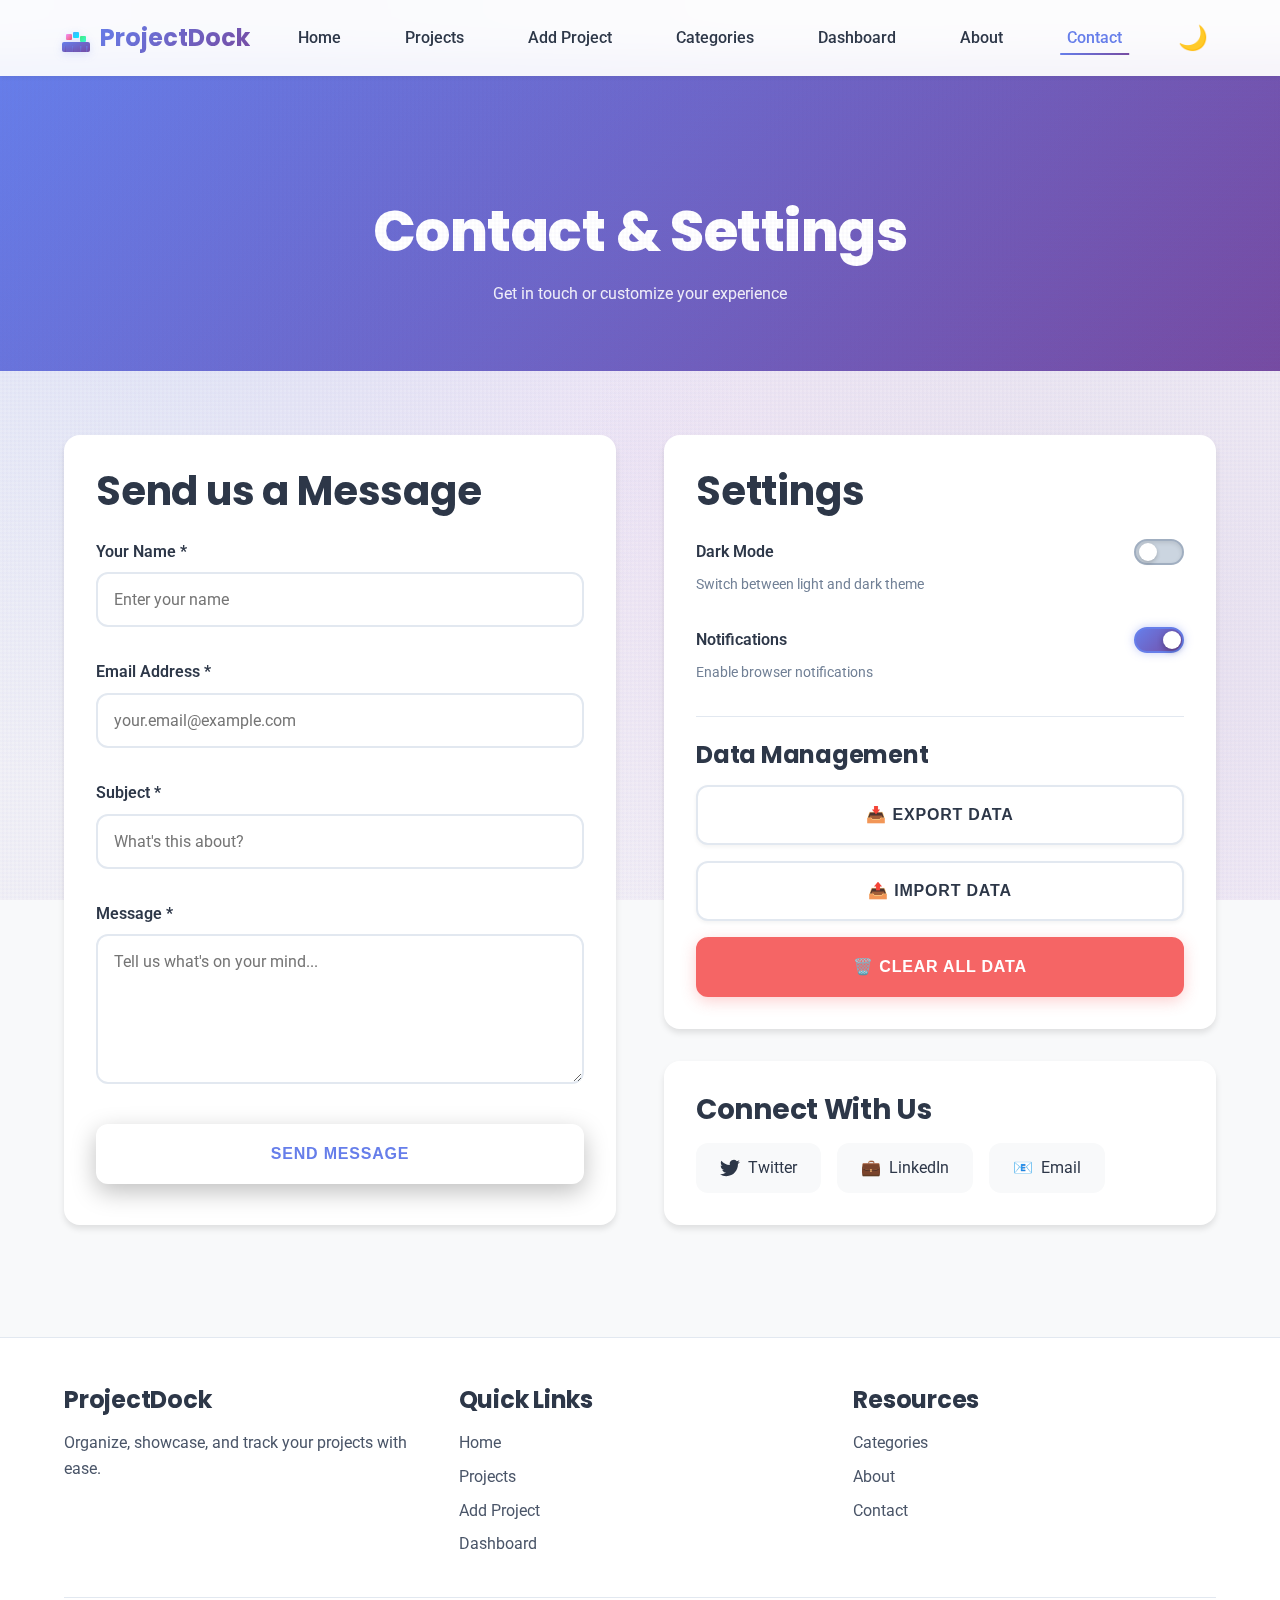
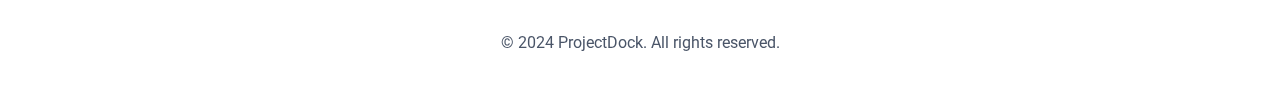
<file: contact.html>
<!DOCTYPE html>
<html lang="en">
<head>
    <meta charset="UTF-8">
    <meta name="viewport" content="width=device-width, initial-scale=1.0">
    <title>Contact & Settings - ProjectDock</title>
    <meta name="description" content="Contact us or adjust your settings">
    <link rel="preconnect" href="https://fonts.googleapis.com">
    <link rel="preconnect" href="https://fonts.gstatic.com" crossorigin>
    <link href="https://fonts.googleapis.com/css2?family=Poppins:wght@400;500;600;700&family=Roboto:wght@300;400;500&display=swap" rel="stylesheet">
    <link rel="stylesheet" href="css/styles.css">
</head>
<body>
    <!-- Navigation Bar -->
    <nav class="navbar">
        <div class="nav-container">
            <div class="nav-brand">
                <span class="nav-logo" id="nav-logo">
                    <svg class="dock-icon" width="32" height="32" viewBox="0 0 32 32" fill="none" xmlns="http://www.w3.org/2000/svg">
                        <rect class="dock-base" x="2" y="20" width="28" height="10" rx="2" fill="url(#dockGradient)"/>
                        <rect class="project-box box-1" x="6" y="12" width="6" height="6" rx="1" fill="url(#boxGradient1)"/>
                        <rect class="project-box box-2" x="13" y="10" width="6" height="6" rx="1" fill="url(#boxGradient2)"/>
                        <rect class="project-box box-3" x="20" y="14" width="6" height="6" rx="1" fill="url(#boxGradient3)"/>
                        <rect x="4" y="24" width="2" height="6" fill="url(#dockGradient)"/>
                        <rect x="12" y="24" width="2" height="6" fill="url(#dockGradient)"/>
                        <rect x="20" y="24" width="2" height="6" fill="url(#dockGradient)"/>
                        <rect x="26" y="24" width="2" height="6" fill="url(#dockGradient)"/>
                        <defs>
                            <linearGradient id="dockGradient" x1="0%" y1="0%" x2="100%" y2="100%">
                                <stop offset="0%" style="stop-color:#667eea;stop-opacity:1" />
                                <stop offset="100%" style="stop-color:#764ba2;stop-opacity:1" />
                            </linearGradient>
                            <linearGradient id="boxGradient1" x1="0%" y1="0%" x2="100%" y2="100%">
                                <stop offset="0%" style="stop-color:#f093fb;stop-opacity:1" />
                                <stop offset="100%" style="stop-color:#f5576c;stop-opacity:1" />
                            </linearGradient>
                            <linearGradient id="boxGradient2" x1="0%" y1="0%" x2="100%" y2="100%">
                                <stop offset="0%" style="stop-color:#4facfe;stop-opacity:1" />
                                <stop offset="100%" style="stop-color:#00f2fe;stop-opacity:1" />
                            </linearGradient>
                            <linearGradient id="boxGradient3" x1="0%" y1="0%" x2="100%" y2="100%">
                                <stop offset="0%" style="stop-color:#43e97b;stop-opacity:1" />
                                <stop offset="100%" style="stop-color:#38f9d7;stop-opacity:1" />
                            </linearGradient>
                        </defs>
                    </svg>
                </span>
                <span class="nav-brand-text">ProjectDock</span>
            </div>
            <ul class="nav-menu">
                <li><a href="index.html" class="nav-link">Home</a></li>
                <li><a href="projects.html" class="nav-link">Projects</a></li>
                <li><a href="add-project.html" class="nav-link">Add Project</a></li>
                <li><a href="categories.html" class="nav-link">Categories</a></li>
                <li><a href="dashboard.html" class="nav-link">Dashboard</a></li>
                <li><a href="about.html" class="nav-link">About</a></li>
                <li><a href="contact.html" class="nav-link active">Contact</a></li>
            </ul>
            <button class="theme-toggle" aria-label="Toggle theme">
                <span>🌙</span>
            </button>
            <button class="hamburger" aria-label="Toggle menu">
                <span></span>
                <span></span>
                <span></span>
            </button>
        </div>
    </nav>

    <!-- Page Header -->
    <section style="background: linear-gradient(135deg, var(--primary-gradient-start), var(--primary-gradient-end)); padding: 8rem 1.5rem 4rem; margin-top: 70px;">
        <div class="container">
            <h1 class="text-center" style="color: white; margin-bottom: 1rem;">Contact & Settings</h1>
            <p class="text-center" style="color: rgba(255,255,255,0.9); max-width: 600px; margin: 0 auto;">Get in touch or customize your experience</p>
        </div>
    </section>

    <!-- Contact Form Section -->
    <section class="container" style="padding: 4rem 1.5rem;">
        <div class="grid grid-2" style="gap: 3rem; max-width: 1200px; margin: 0 auto;">
            <!-- Contact Form -->
            <div class="card fade-on-scroll">
                <h2 style="margin-bottom: 1.5rem;">Send us a Message</h2>
                <form id="contact-form">
                    <div class="form-group">
                        <label for="contact-name" class="form-label">Your Name *</label>
                        <input type="text" 
                               id="contact-name" 
                               class="form-input" 
                               placeholder="Enter your name"
                               required>
                    </div>

                    <div class="form-group">
                        <label for="contact-email" class="form-label">Email Address *</label>
                        <input type="email" 
                               id="contact-email" 
                               class="form-input" 
                               placeholder="your.email@example.com"
                               required>
                    </div>

                    <div class="form-group">
                        <label for="contact-subject" class="form-label">Subject *</label>
                        <input type="text" 
                               id="contact-subject" 
                               class="form-input" 
                               placeholder="What's this about?"
                               required>
                    </div>

                    <div class="form-group">
                        <label for="contact-message" class="form-label">Message *</label>
                        <textarea id="contact-message" 
                                  class="form-textarea" 
                                  placeholder="Tell us what's on your mind..."
                                  rows="6"
                                  required></textarea>
                    </div>

                    <button type="submit" class="btn btn-primary btn-full">
                        <span id="submit-text">Send Message</span>
                        <span id="submit-loading" style="display: none;">Sending...</span>
                    </button>
                </form>
            </div>

            <!-- Settings Panel -->
            <div class="fade-on-scroll">
                <div class="card" style="margin-bottom: 2rem;">
                    <h2 style="margin-bottom: 1.5rem;">Settings</h2>
                    
                    <!-- Theme Toggle -->
                    <div style="margin-bottom: 2rem;">
                        <div style="display: flex; justify-content: space-between; align-items: center; margin-bottom: 0.5rem;">
                            <label style="font-weight: 600;">Dark Mode</label>
                            <label class="toggle-switch">
                                <input type="checkbox" id="theme-toggle-setting">
                                <span class="toggle-slider"></span>
                            </label>
                        </div>
                        <p style="color: var(--text-light); font-size: 0.875rem;">Switch between light and dark theme</p>
                    </div>

                    <!-- Notifications Toggle -->
                    <div style="margin-bottom: 2rem;">
                        <div style="display: flex; justify-content: space-between; align-items: center; margin-bottom: 0.5rem;">
                            <label style="font-weight: 600;">Notifications</label>
                            <label class="toggle-switch">
                                <input type="checkbox" id="notifications-toggle" checked>
                                <span class="toggle-slider"></span>
                            </label>
                        </div>
                        <p style="color: var(--text-light); font-size: 0.875rem;">Enable browser notifications</p>
                    </div>

                    <!-- Data Management -->
                    <div style="border-top: 1px solid var(--border-color); padding-top: 1.5rem;">
                        <h4 style="margin-bottom: 1rem;">Data Management</h4>
                        <div style="display: flex; flex-direction: column; gap: 1rem;">
                            <button id="export-data" class="btn btn-secondary btn-full">
                                📥 Export Data
                            </button>
                            <button id="import-data" class="btn btn-secondary btn-full">
                                📤 Import Data
                            </button>
                            <button id="clear-data" class="btn btn-danger btn-full">
                                🗑️ Clear All Data
                            </button>
                        </div>
                    </div>
                </div>

                <!-- Social Links -->
                <div class="card">
                    <h3 style="margin-bottom: 1rem;">Connect With Us</h3>
                    <div style="display: flex; gap: 1rem; flex-wrap: wrap;">
                        <a href="#" class="social-link" style="padding: 0.75rem 1.5rem; background: var(--bg-primary); border-radius: var(--radius-md); display: flex; align-items: center; gap: 0.5rem; transition: all var(--transition-base);">
                            <svg width="20" height="20" viewBox="0 0 24 24" fill="currentColor" style="flex-shrink: 0; transition: transform 0.3s ease;">
                                <path d="M23.953 4.57a10 10 0 01-2.825.775 4.958 4.958 0 002.163-2.723c-.951.555-2.005.959-3.127 1.184a4.92 4.92 0 00-8.384 4.482C7.69 8.095 4.067 6.13 1.64 3.162a4.822 4.822 0 00-.666 2.475c0 1.71.87 3.213 2.188 4.096a4.904 4.904 0 01-2.228-.616v.06a4.923 4.923 0 003.946 4.827 4.996 4.996 0 01-2.212.085 4.936 4.936 0 004.604 3.417 9.867 9.867 0 01-6.102 2.105c-.39 0-.779-.023-1.17-.067a13.995 13.995 0 007.557 2.209c9.053 0 13.998-7.496 13.998-13.985 0-.21 0-.42-.015-.63A9.935 9.935 0 0024 4.59z"/>
                            </svg>
                            <span>Twitter</span>
                        </a>
                        <a href="#" class="social-link" style="padding: 0.75rem 1.5rem; background: var(--bg-primary); border-radius: var(--radius-md); display: flex; align-items: center; gap: 0.5rem; transition: all var(--transition-base);">
                            <span>💼</span>
                            <span>LinkedIn</span>
                        </a>
                        <a href="#" class="social-link" style="padding: 0.75rem 1.5rem; background: var(--bg-primary); border-radius: var(--radius-md); display: flex; align-items: center; gap: 0.5rem; transition: all var(--transition-base);">
                            <span>📧</span>
                            <span>Email</span>
                        </a>
                    </div>
                </div>
            </div>
        </div>
    </section>

    <!-- Clear Data Confirmation Modal -->
    <div id="clear-modal" class="modal">
        <div class="modal-content">
            <button class="modal-close">&times;</button>
            <h2 style="margin-bottom: 1rem;">Clear All Data</h2>
            <p style="color: var(--text-secondary); margin-bottom: 2rem;">
                Are you sure you want to delete all your projects? This action cannot be undone.
            </p>
            <div style="display: flex; gap: 1rem;">
                <button id="confirm-clear" class="btn btn-danger btn-flex">
                    Yes, Clear All
                </button>
                <button id="cancel-clear" class="btn btn-secondary btn-flex">
                    Cancel
                </button>
            </div>
        </div>
    </div>

    <!-- Footer -->
    <footer class="footer">
        <div class="container">
            <div class="footer-content">
                <div class="footer-section">
                    <h4>ProjectDock</h4>
                    <p>Organize, showcase, and track your projects with ease.</p>
                </div>
                <div class="footer-section">
                    <h4>Quick Links</h4>
                    <ul>
                        <li><a href="index.html">Home</a></li>
                        <li><a href="projects.html">Projects</a></li>
                        <li><a href="add-project.html">Add Project</a></li>
                        <li><a href="dashboard.html">Dashboard</a></li>
                    </ul>
                </div>
                <div class="footer-section">
                    <h4>Resources</h4>
                    <ul>
                        <li><a href="categories.html">Categories</a></li>
                        <li><a href="about.html">About</a></li>
                        <li><a href="contact.html">Contact</a></li>
                    </ul>
                </div>
            </div>
            <div class="footer-bottom">
                <p>&copy; 2024 ProjectDock. All rights reserved.</p>
            </div>
        </div>
    </footer>

    <script src="js/app.js"></script>
    <script>
        // Contact form submission
        document.getElementById('contact-form').addEventListener('submit', (e) => {
            e.preventDefault();

            if (!ProjectDock.FormValidator.validate(e.target)) {
                return;
            }

            const submitBtn = e.target.querySelector('button[type="submit"]');
            const submitText = document.getElementById('submit-text');
            const submitLoading = document.getElementById('submit-loading');

            submitText.style.display = 'none';
            submitLoading.style.display = 'inline';
            submitBtn.disabled = true;

            // Simulate form submission
            setTimeout(() => {
                ProjectDock.Toast.show('Message sent successfully!', 'success');
                e.target.reset();
                submitText.style.display = 'inline';
                submitLoading.style.display = 'none';
                submitBtn.disabled = false;
            }, 1500);
        });

        // Theme toggle setting
        const themeToggleSetting = document.getElementById('theme-toggle-setting');
        const currentTheme = document.documentElement.getAttribute('data-theme') || 'light';
        themeToggleSetting.checked = currentTheme === 'dark';

        themeToggleSetting.addEventListener('change', (e) => {
            ProjectDock.Theme.setTheme(e.target.checked ? 'dark' : 'light');
        });

        // Notifications toggle
        const notificationsToggle = document.getElementById('notifications-toggle');
        const notificationsEnabled = localStorage.getItem('projectdock_notifications') !== 'false';
        notificationsToggle.checked = notificationsEnabled;

        notificationsToggle.addEventListener('change', (e) => {
            localStorage.setItem('projectdock_notifications', e.target.checked);
            ProjectDock.Toast.show(
                e.target.checked ? 'Notifications enabled' : 'Notifications disabled',
                'info'
            );
        });

        // Export data
        document.getElementById('export-data').addEventListener('click', () => {
            const projects = ProjectDock.ProjectStorage.getProjects();
            const dataStr = JSON.stringify(projects, null, 2);
            const dataBlob = new Blob([dataStr], { type: 'application/json' });
            const url = URL.createObjectURL(dataBlob);
            const link = document.createElement('a');
            link.href = url;
            link.download = `projectdock-export-${new Date().toISOString().split('T')[0]}.json`;
            link.click();
            URL.revokeObjectURL(url);
            ProjectDock.Toast.show('Data exported successfully!', 'success');
        });

        // Import data
        document.getElementById('import-data').addEventListener('click', () => {
            const input = document.createElement('input');
            input.type = 'file';
            input.accept = 'application/json';
            input.onchange = (e) => {
                const file = e.target.files[0];
                if (!file) return;

                const reader = new FileReader();
                reader.onload = (event) => {
                    try {
                        const importedProjects = JSON.parse(event.target.result);
                        if (Array.isArray(importedProjects)) {
                            ProjectDock.ProjectStorage.saveProjects(importedProjects);
                            ProjectDock.Toast.show('Data imported successfully!', 'success');
                            setTimeout(() => {
                                window.location.reload();
                            }, 1500);
                        } else {
                            throw new Error('Invalid data format');
                        }
                    } catch (error) {
                        ProjectDock.Toast.show('Failed to import data. Please check the file format.', 'error');
                    }
                };
                reader.readAsText(file);
            };
            input.click();
        });

        // Clear data
        document.getElementById('clear-data').addEventListener('click', () => {
            ProjectDock.Modal.open('clear-modal');
        });

        document.getElementById('cancel-clear').addEventListener('click', () => {
            ProjectDock.Modal.close('clear-modal');
        });

        document.getElementById('confirm-clear').addEventListener('click', () => {
            ProjectDock.ProjectStorage.saveProjects([]);
            ProjectDock.Toast.show('All data cleared successfully', 'success');
            ProjectDock.Modal.close('clear-modal');
            setTimeout(() => {
                window.location.href = 'index.html';
            }, 1500);
        });

        // Social links hover effect
        document.querySelectorAll('.social-link').forEach(link => {
            link.addEventListener('mouseenter', function() {
                this.style.transform = 'translateY(-3px) scale(1.05)';
                this.style.boxShadow = 'var(--shadow-md)';
            });
            link.addEventListener('mouseleave', function() {
                this.style.transform = 'translateY(0) scale(1)';
                this.style.boxShadow = 'none';
            });
        });

        document.addEventListener('DOMContentLoaded', () => {
            ProjectDock.ScrollAnimations.init();
        });
    </script>

    <style>
        .toggle-switch {
            position: relative;
            display: inline-block;
            width: 50px;
            height: 26px;
        }

        .toggle-switch input {
            opacity: 0;
            width: 0;
            height: 0;
        }

        .toggle-slider {
            position: absolute;
            cursor: pointer;
            top: 0;
            left: 0;
            right: 0;
            bottom: 0;
            background-color: #cbd5e0;
            border: 2px solid #a0aec0;
            transition: var(--transition-base);
            border-radius: 26px;
            box-shadow: inset 0 2px 4px rgba(0, 0, 0, 0.1);
        }

        [data-theme="dark"] .toggle-slider {
            background-color: #4a5568;
            border-color: #718096;
        }

        .toggle-slider:before {
            position: absolute;
            content: "";
            height: 18px;
            width: 18px;
            left: 3px;
            bottom: 2px;
            background-color: white;
            transition: var(--transition-base);
            border-radius: 50%;
            box-shadow: 0 2px 4px rgba(0, 0, 0, 0.2);
        }

        .toggle-switch input:checked + .toggle-slider {
            background: linear-gradient(135deg, var(--primary-gradient-start), var(--primary-gradient-end));
            border-color: var(--primary-gradient-start);
            box-shadow: 0 0 10px rgba(102, 126, 234, 0.4);
        }

        .toggle-switch input:checked + .toggle-slider:before {
            transform: translateX(24px);
            box-shadow: 0 2px 6px rgba(0, 0, 0, 0.3);
        }

        .toggle-switch:hover .toggle-slider {
            box-shadow: inset 0 2px 4px rgba(0, 0, 0, 0.15), 0 0 0 3px rgba(102, 126, 234, 0.1);
        }

        .toggle-switch input:checked + .toggle-slider:hover {
            box-shadow: 0 0 15px rgba(102, 126, 234, 0.5), 0 0 0 3px rgba(102, 126, 234, 0.2);
        }

        /* Social link Twitter icon hover effect */
        .social-link:hover svg {
            transform: rotate(15deg) scale(1.1);
            color: #1DA1F2;
        }

        .social-link:first-child:hover {
            background: linear-gradient(135deg, rgba(29, 161, 242, 0.1), rgba(29, 161, 242, 0.05));
        }
    </style>
</body>
</html>
</file>
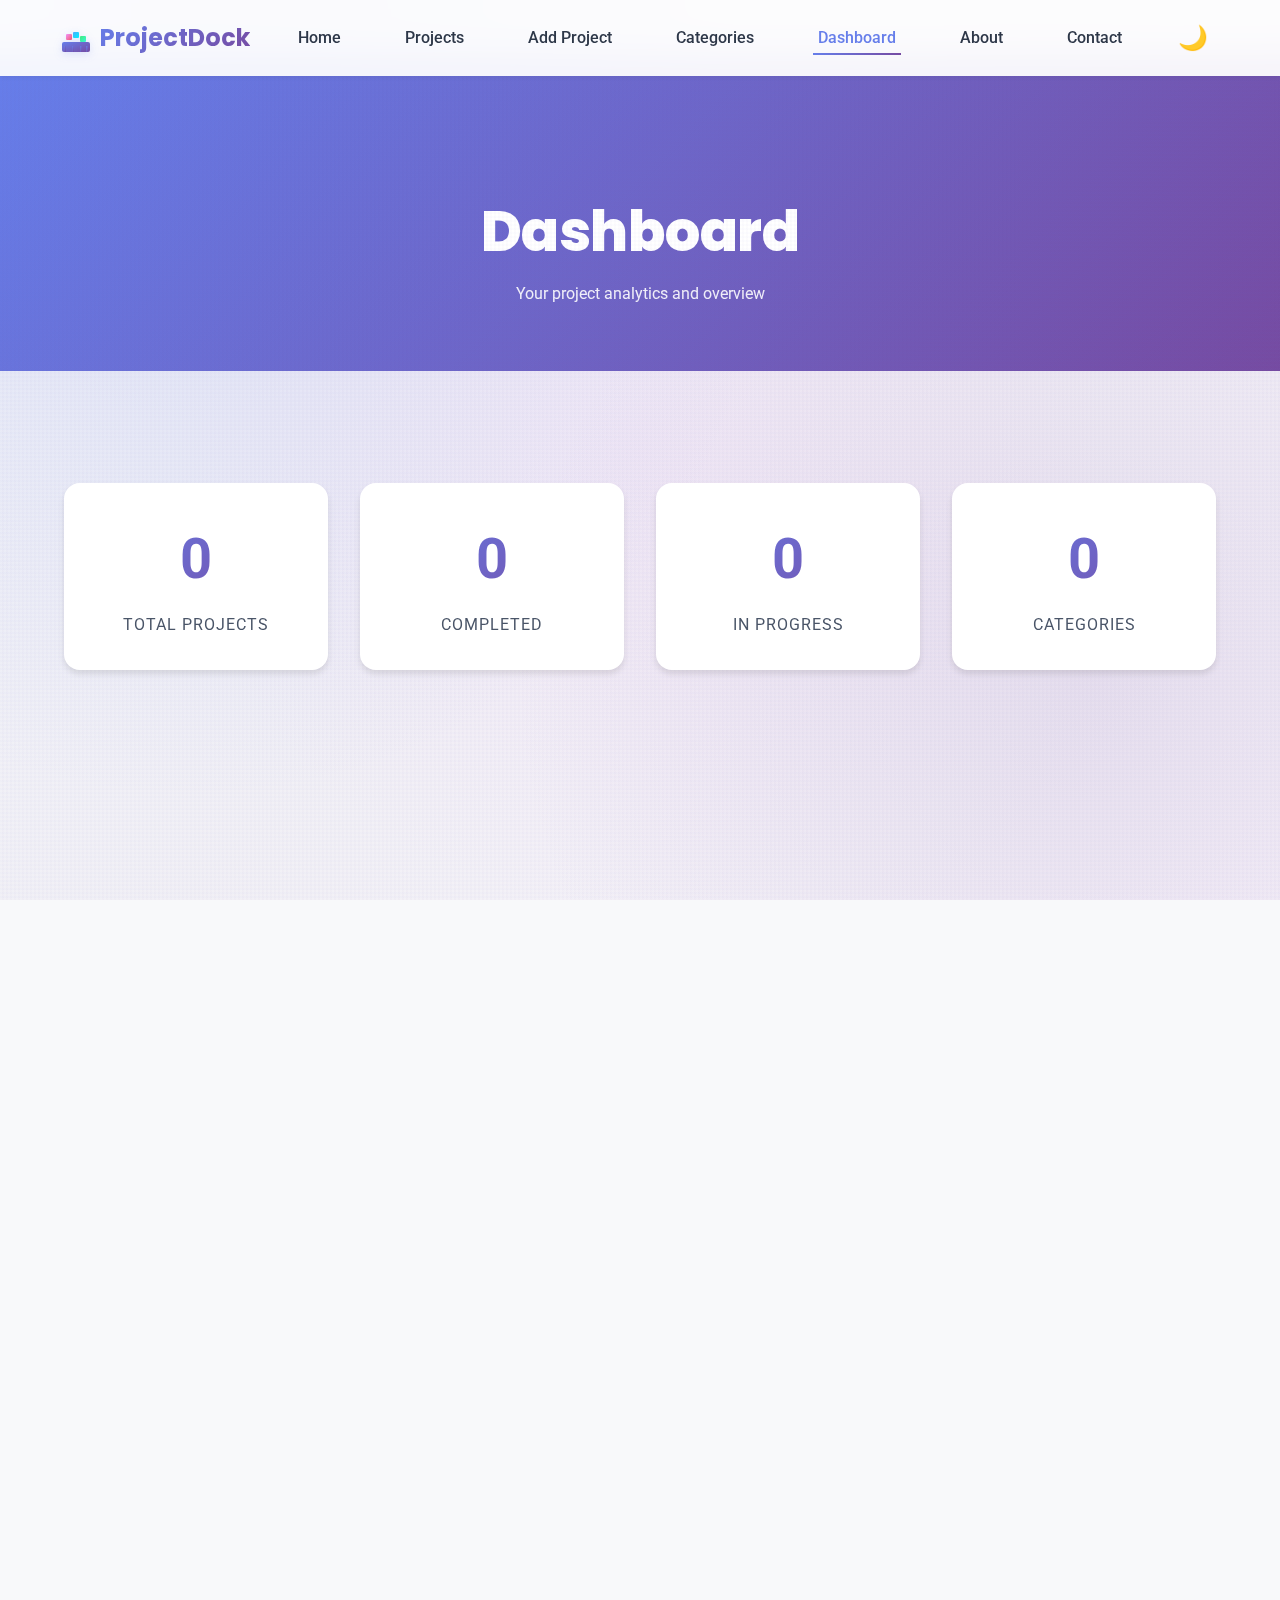
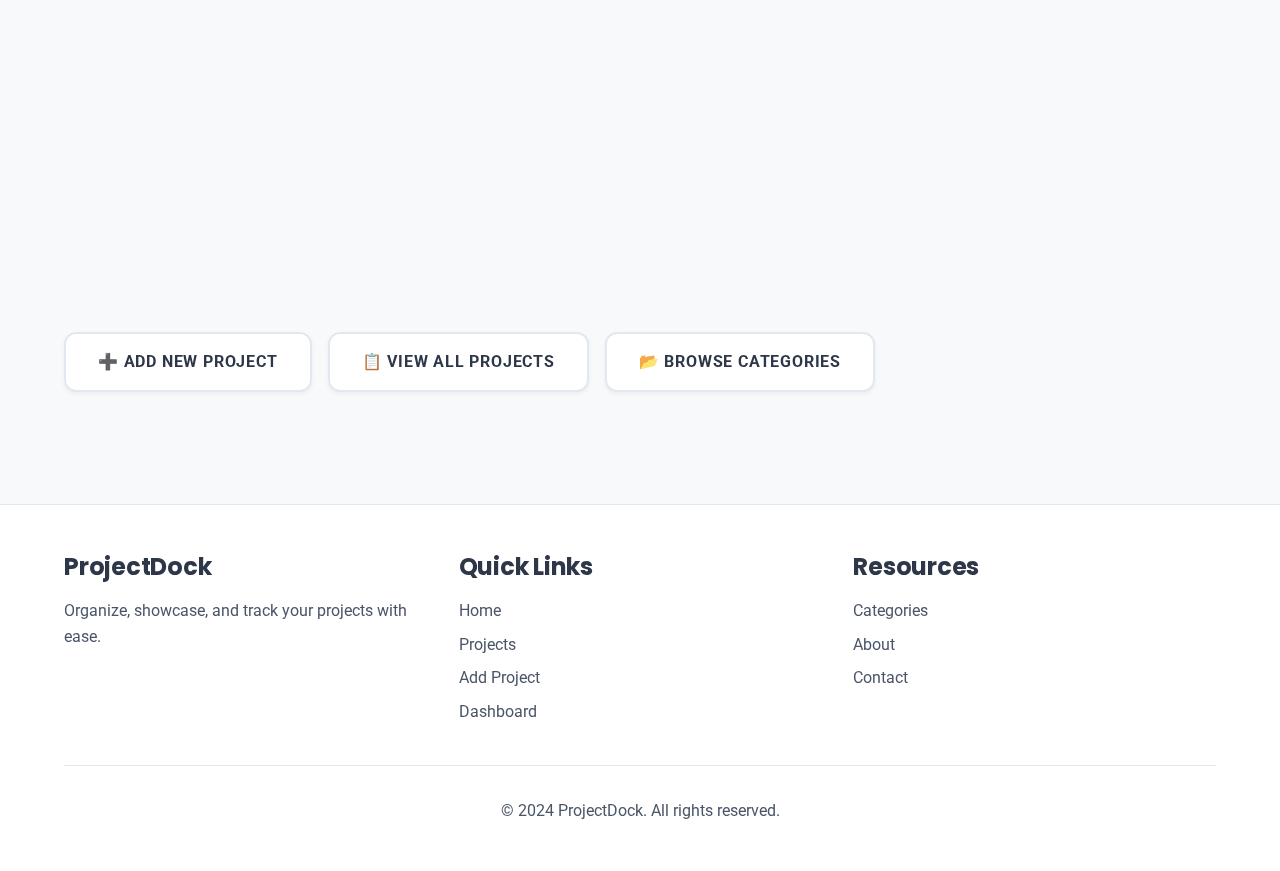
<file: dashboard.html>
<!DOCTYPE html>
<html lang="en">
<head>
    <meta charset="UTF-8">
    <meta name="viewport" content="width=device-width, initial-scale=1.0">
    <title>Dashboard - ProjectDock</title>
    <meta name="description" content="View your project analytics and statistics">
    <link rel="preconnect" href="https://fonts.googleapis.com">
    <link rel="preconnect" href="https://fonts.gstatic.com" crossorigin>
    <link href="https://fonts.googleapis.com/css2?family=Poppins:wght@400;500;600;700&family=Roboto:wght@300;400;500&display=swap" rel="stylesheet">
    <link rel="stylesheet" href="css/styles.css">
</head>
<body>
    <!-- Navigation Bar -->
    <nav class="navbar">
        <div class="nav-container">
            <div class="nav-brand">
                <span class="nav-logo" id="nav-logo">
                    <svg class="dock-icon" width="32" height="32" viewBox="0 0 32 32" fill="none" xmlns="http://www.w3.org/2000/svg">
                        <rect class="dock-base" x="2" y="20" width="28" height="10" rx="2" fill="url(#dockGradient)"/>
                        <rect class="project-box box-1" x="6" y="12" width="6" height="6" rx="1" fill="url(#boxGradient1)"/>
                        <rect class="project-box box-2" x="13" y="10" width="6" height="6" rx="1" fill="url(#boxGradient2)"/>
                        <rect class="project-box box-3" x="20" y="14" width="6" height="6" rx="1" fill="url(#boxGradient3)"/>
                        <rect x="4" y="24" width="2" height="6" fill="url(#dockGradient)"/>
                        <rect x="12" y="24" width="2" height="6" fill="url(#dockGradient)"/>
                        <rect x="20" y="24" width="2" height="6" fill="url(#dockGradient)"/>
                        <rect x="26" y="24" width="2" height="6" fill="url(#dockGradient)"/>
                        <defs>
                            <linearGradient id="dockGradient" x1="0%" y1="0%" x2="100%" y2="100%">
                                <stop offset="0%" style="stop-color:#667eea;stop-opacity:1" />
                                <stop offset="100%" style="stop-color:#764ba2;stop-opacity:1" />
                            </linearGradient>
                            <linearGradient id="boxGradient1" x1="0%" y1="0%" x2="100%" y2="100%">
                                <stop offset="0%" style="stop-color:#f093fb;stop-opacity:1" />
                                <stop offset="100%" style="stop-color:#f5576c;stop-opacity:1" />
                            </linearGradient>
                            <linearGradient id="boxGradient2" x1="0%" y1="0%" x2="100%" y2="100%">
                                <stop offset="0%" style="stop-color:#4facfe;stop-opacity:1" />
                                <stop offset="100%" style="stop-color:#00f2fe;stop-opacity:1" />
                            </linearGradient>
                            <linearGradient id="boxGradient3" x1="0%" y1="0%" x2="100%" y2="100%">
                                <stop offset="0%" style="stop-color:#43e97b;stop-opacity:1" />
                                <stop offset="100%" style="stop-color:#38f9d7;stop-opacity:1" />
                            </linearGradient>
                        </defs>
                    </svg>
                </span>
                <span class="nav-brand-text">ProjectDock</span>
            </div>
            <ul class="nav-menu">
                <li><a href="index.html" class="nav-link">Home</a></li>
                <li><a href="projects.html" class="nav-link">Projects</a></li>
                <li><a href="add-project.html" class="nav-link">Add Project</a></li>
                <li><a href="categories.html" class="nav-link">Categories</a></li>
                <li><a href="dashboard.html" class="nav-link active">Dashboard</a></li>
                <li><a href="about.html" class="nav-link">About</a></li>
                <li><a href="contact.html" class="nav-link">Contact</a></li>
            </ul>
            <button class="theme-toggle" aria-label="Toggle theme">
                <span>🌙</span>
            </button>
            <button class="hamburger" aria-label="Toggle menu">
                <span></span>
                <span></span>
                <span></span>
            </button>
        </div>
    </nav>

    <!-- Page Header -->
    <section style="background: linear-gradient(135deg, var(--primary-gradient-start), var(--primary-gradient-end)); padding: 8rem 1.5rem 4rem; margin-top: 70px;">
        <div class="container">
            <h1 class="text-center" style="color: white; margin-bottom: 1rem;">Dashboard</h1>
            <p class="text-center" style="color: rgba(255,255,255,0.9); max-width: 600px; margin: 0 auto;">Your project analytics and overview</p>
        </div>
    </section>

    <!-- Quick Stats -->
    <section class="container" style="padding: 4rem 1.5rem;">
        <div class="stats-container">
            <div class="stat-card fade-on-scroll">
                <div class="stat-number" data-target="0" id="total-projects">0</div>
                <div class="stat-label">Total Projects</div>
            </div>
            <div class="stat-card fade-on-scroll">
                <div class="stat-number" data-target="0" id="completed-count">0</div>
                <div class="stat-label">Completed</div>
            </div>
            <div class="stat-card fade-on-scroll">
                <div class="stat-number" data-target="0" id="in-progress-count">0</div>
                <div class="stat-label">In Progress</div>
            </div>
            <div class="stat-card fade-on-scroll">
                <div class="stat-number" data-target="0" id="categories-count">0</div>
                <div class="stat-label">Categories</div>
            </div>
        </div>
    </section>

    <!-- Charts Section -->
    <section class="container" style="padding: 0 1.5rem 4rem;">
        <div class="grid grid-2" style="gap: 2rem;">
            <!-- Status Chart -->
            <div class="card fade-on-scroll">
                <h3 style="margin-bottom: 1.5rem;">Projects by Status</h3>
                <div id="status-chart" style="min-height: 300px;">
                    <!-- Chart will be rendered here -->
                </div>
            </div>

            <!-- Category Chart -->
            <div class="card fade-on-scroll">
                <h3 style="margin-bottom: 1.5rem;">Projects by Category</h3>
                <div id="category-chart" style="min-height: 300px;">
                    <!-- Chart will be rendered here -->
                </div>
            </div>
        </div>
    </section>

    <!-- Status Overview -->
    <section class="container" style="padding: 0 1.5rem 4rem;">
        <h2 class="mb-lg fade-on-scroll">Project Status Overview</h2>
        <div class="grid grid-3">
            <div class="card fade-on-scroll">
                <div style="display: flex; align-items: center; justify-content: space-between; margin-bottom: 1rem;">
                    <h4>Completed</h4>
                    <span style="font-size: 2rem; font-weight: 700; color: #48bb78;" id="completed-percentage">0%</span>
                </div>
                <div style="width: 100%; height: 12px; background: var(--border-color); border-radius: var(--radius-sm); overflow: hidden;">
                    <div id="completed-bar" style="width: 0%; height: 100%; background: linear-gradient(90deg, #48bb78, #38a169); transition: width 1s ease;"></div>
                </div>
            </div>
            <div class="card fade-on-scroll">
                <div style="display: flex; align-items: center; justify-content: space-between; margin-bottom: 1rem;">
                    <h4>In Progress</h4>
                    <span style="font-size: 2rem; font-weight: 700; color: #4299e1;" id="in-progress-percentage">0%</span>
                </div>
                <div style="width: 100%; height: 12px; background: var(--border-color); border-radius: var(--radius-sm); overflow: hidden;">
                    <div id="in-progress-bar" style="width: 0%; height: 100%; background: linear-gradient(90deg, #4299e1, #3182ce); transition: width 1s ease;"></div>
                </div>
            </div>
            <div class="card fade-on-scroll">
                <div style="display: flex; align-items: center; justify-content: space-between; margin-bottom: 1rem;">
                    <h4>Planned</h4>
                    <span style="font-size: 2rem; font-weight: 700; color: #ed8936;" id="planned-percentage">0%</span>
                </div>
                <div style="width: 100%; height: 12px; background: var(--border-color); border-radius: var(--radius-sm); overflow: hidden;">
                    <div id="planned-bar" style="width: 0%; height: 100%; background: linear-gradient(90deg, #ed8936, #dd6b20); transition: width 1s ease;"></div>
                </div>
            </div>
        </div>
    </section>

    <!-- Recent Activity -->
    <section class="container" style="padding: 0 1.5rem 4rem;">
        <h2 class="mb-lg fade-on-scroll">Recent Projects</h2>
        <div class="card fade-on-scroll">
            <div id="recent-projects-list">
                <!-- Recent projects will be loaded here -->
            </div>
        </div>
    </section>

    <!-- Quick Actions -->
    <section class="container" style="padding: 0 1.5rem 4rem;">
        <h2 class="mb-lg fade-on-scroll">Quick Actions</h2>
        <div style="display: flex; gap: 1rem; flex-wrap: wrap;">
            <a href="add-project.html" class="btn btn-secondary">➕ Add New Project</a>
            <a href="projects.html" class="btn btn-secondary">📋 View All Projects</a>
            <a href="categories.html" class="btn btn-secondary">📂 Browse Categories</a>
        </div>
    </section>

    <!-- Footer -->
    <footer class="footer">
        <div class="container">
            <div class="footer-content">
                <div class="footer-section">
                    <h4>ProjectDock</h4>
                    <p>Organize, showcase, and track your projects with ease.</p>
                </div>
                <div class="footer-section">
                    <h4>Quick Links</h4>
                    <ul>
                        <li><a href="index.html">Home</a></li>
                        <li><a href="projects.html">Projects</a></li>
                        <li><a href="add-project.html">Add Project</a></li>
                        <li><a href="dashboard.html">Dashboard</a></li>
                    </ul>
                </div>
                <div class="footer-section">
                    <h4>Resources</h4>
                    <ul>
                        <li><a href="categories.html">Categories</a></li>
                        <li><a href="about.html">About</a></li>
                        <li><a href="contact.html">Contact</a></li>
                    </ul>
                </div>
            </div>
            <div class="footer-bottom">
                <p>&copy; 2024 ProjectDock. All rights reserved.</p>
            </div>
        </div>
    </footer>

    <script src="js/app.js"></script>
    <script>
        function loadDashboard() {
            let projects = ProjectDock.ProjectStorage.getProjects();
            if (!Array.isArray(projects)) {
                console.error('Projects data is not an array:', projects);
                projects = [];
            }
            
            // Calculate statistics
            const total = projects.length;
            const completed = projects.filter(p => p.status === 'Completed').length;
            const inProgress = projects.filter(p => p.status === 'In Progress').length;
            const planned = projects.filter(p => p.status === 'Planned' || !p.status).length;
            const categories = [...new Set(projects.map(p => p.category))].length;

            // Update counters
            document.getElementById('total-projects').setAttribute('data-target', total);
            document.getElementById('completed-count').setAttribute('data-target', completed);
            document.getElementById('in-progress-count').setAttribute('data-target', inProgress);
            document.getElementById('categories-count').setAttribute('data-target', categories);

            // Initialize counter animations AFTER setting data-target
            ProjectDock.Counter.init();

            // Calculate percentages
            const completedPercent = total > 0 ? ((completed / total) * 100).toFixed(1) : 0;
            const inProgressPercent = total > 0 ? ((inProgress / total) * 100).toFixed(1) : 0;
            const plannedPercent = total > 0 ? ((planned / total) * 100).toFixed(1) : 0;

            // Update percentage displays
            document.getElementById('completed-percentage').textContent = completedPercent + '%';
            document.getElementById('in-progress-percentage').textContent = inProgressPercent + '%';
            document.getElementById('planned-percentage').textContent = plannedPercent + '%';

            // Animate progress bars
            setTimeout(() => {
                document.getElementById('completed-bar').style.width = completedPercent + '%';
                document.getElementById('in-progress-bar').style.width = inProgressPercent + '%';
                document.getElementById('planned-bar').style.width = plannedPercent + '%';
            }, 500);

            // Render charts
            renderStatusChart(completed, inProgress, planned);
            renderCategoryChart(projects);

            // Load recent projects
            loadRecentProjects(projects);
        }

        function renderStatusChart(completed, inProgress, planned) {
            const chartContainer = document.getElementById('status-chart');
            const total = completed + inProgress + planned;

            if (total === 0) {
                chartContainer.innerHTML = '<p style="text-align: center; color: var(--text-light); padding: 3rem;">No projects to display</p>';
                return;
            }

            const completedPercent = (completed / total) * 100;
            const inProgressPercent = (inProgress / total) * 100;
            const plannedPercent = (planned / total) * 100;

            chartContainer.innerHTML = `
                <div style="display: flex; flex-direction: column; gap: 1.5rem;">
                    <div>
                        <div style="display: flex; justify-content: space-between; margin-bottom: 0.5rem;">
                            <span style="font-weight: 600;">Completed</span>
                            <span style="color: var(--text-light);">${completed} (${completedPercent.toFixed(1)}%)</span>
                        </div>
                        <div style="width: 100%; height: 30px; background: var(--border-color); border-radius: var(--radius-md); overflow: hidden; position: relative;">
                            <div style="width: ${completedPercent}%; height: 100%; background: linear-gradient(90deg, #48bb78, #38a169); transition: width 1s ease;"></div>
                        </div>
                    </div>
                    <div>
                        <div style="display: flex; justify-content: space-between; margin-bottom: 0.5rem;">
                            <span style="font-weight: 600;">In Progress</span>
                            <span style="color: var(--text-light);">${inProgress} (${inProgressPercent.toFixed(1)}%)</span>
                        </div>
                        <div style="width: 100%; height: 30px; background: var(--border-color); border-radius: var(--radius-md); overflow: hidden;">
                            <div style="width: ${inProgressPercent}%; height: 100%; background: linear-gradient(90deg, #4299e1, #3182ce); transition: width 1s ease;"></div>
                        </div>
                    </div>
                    <div>
                        <div style="display: flex; justify-content: space-between; margin-bottom: 0.5rem;">
                            <span style="font-weight: 600;">Planned</span>
                            <span style="color: var(--text-light);">${planned} (${plannedPercent.toFixed(1)}%)</span>
                        </div>
                        <div style="width: 100%; height: 30px; background: var(--border-color); border-radius: var(--radius-md); overflow: hidden;">
                            <div style="width: ${plannedPercent}%; height: 100%; background: linear-gradient(90deg, #ed8936, #dd6b20); transition: width 1s ease;"></div>
                        </div>
                    </div>
                </div>
            `;

            // Animate bars
            setTimeout(() => {
                chartContainer.querySelectorAll('div[style*="width:"]').forEach(bar => {
                    const width = bar.style.width;
                    bar.style.width = '0%';
                    setTimeout(() => {
                        bar.style.width = width;
                    }, 100);
                });
            }, 100);
        }

        function renderCategoryChart(projects) {
            const chartContainer = document.getElementById('category-chart');
            const categoryCounts = {};

            projects.forEach(project => {
                const category = project.category || 'Other';
                categoryCounts[category] = (categoryCounts[category] || 0) + 1;
            });

            const entries = Object.entries(categoryCounts).sort((a, b) => b[1] - a[1]);
            const total = projects.length;

            if (total === 0) {
                chartContainer.innerHTML = '<p style="text-align: center; color: var(--text-light); padding: 3rem;">No projects to display</p>';
                return;
            }

            chartContainer.innerHTML = entries.map(([category, count]) => {
                const percent = (count / total) * 100;
                return `
                    <div style="margin-bottom: 1.5rem;">
                        <div style="display: flex; justify-content: space-between; margin-bottom: 0.5rem;">
                            <span style="font-weight: 600;">${category}</span>
                            <span style="color: var(--text-light);">${count} (${percent.toFixed(1)}%)</span>
                        </div>
                        <div style="width: 100%; height: 25px; background: var(--border-color); border-radius: var(--radius-md); overflow: hidden;">
                            <div style="width: ${percent}%; height: 100%; background: linear-gradient(135deg, var(--primary-gradient-start), var(--primary-gradient-end)); transition: width 1s ease;"></div>
                        </div>
                    </div>
                `;
            }).join('');

            // Animate bars
            setTimeout(() => {
                chartContainer.querySelectorAll('div[style*="width:"]').forEach(bar => {
                    const width = bar.style.width;
                    bar.style.width = '0%';
                    setTimeout(() => {
                        bar.style.width = width;
                    }, 100);
                });
            }, 100);
        }

        function loadRecentProjects(projects) {
            const recentContainer = document.getElementById('recent-projects-list');
            const recentProjects = projects
                .sort((a, b) => new Date(b.createdAt) - new Date(a.createdAt))
                .slice(0, 5);

            if (recentProjects.length === 0) {
                recentContainer.innerHTML = '<p style="text-align: center; color: var(--text-light); padding: 2rem;">No projects yet. <a href="add-project.html" style="color: var(--accent-color);">Create your first project!</a></p>';
                return;
            }

            recentContainer.innerHTML = recentProjects.map(project => `
                <div style="display: flex; align-items: center; justify-content: space-between; padding: 1rem; border-bottom: 1px solid var(--border-color); transition: background var(--transition-fast); cursor: pointer;"
                     onclick="window.location.href='project-detail.html?id=${project.id}'"
                     onmouseover="this.style.background='var(--bg-primary)'"
                     onmouseout="this.style.background='transparent'">
                    <div style="flex: 1;">
                        <h4 style="margin-bottom: 0.25rem;">${project.name}</h4>
                        <div style="display: flex; gap: 1rem; align-items: center; flex-wrap: wrap;">
                            <span style="font-size: 0.875rem; color: var(--text-light);">${project.category || 'Uncategorized'}</span>
                            <span style="font-size: 0.875rem; color: var(--text-light);">•</span>
                            <span style="font-size: 0.875rem; color: var(--text-light);">${new Date(project.createdAt).toLocaleDateString()}</span>
                        </div>
                    </div>
                    <div>
                        <span style="padding: 0.25rem 0.75rem; background: ${getStatusColor(project.status)}; color: white; border-radius: var(--radius-sm); font-size: 0.85rem;">
                            ${project.status || 'Planned'}
                        </span>
                    </div>
                </div>
            `).join('');
        }

        function getStatusColor(status) {
            const colors = {
                'Completed': '#48bb78',
                'In Progress': '#4299e1',
                'Planned': '#ed8936',
                'On Hold': '#a0aec0'
            };
            return colors[status] || '#a0aec0';
        }

        document.addEventListener('DOMContentLoaded', () => {
            loadDashboard();
            ProjectDock.ScrollAnimations.init();
        });
    </script>
</body>
</html>
</file>
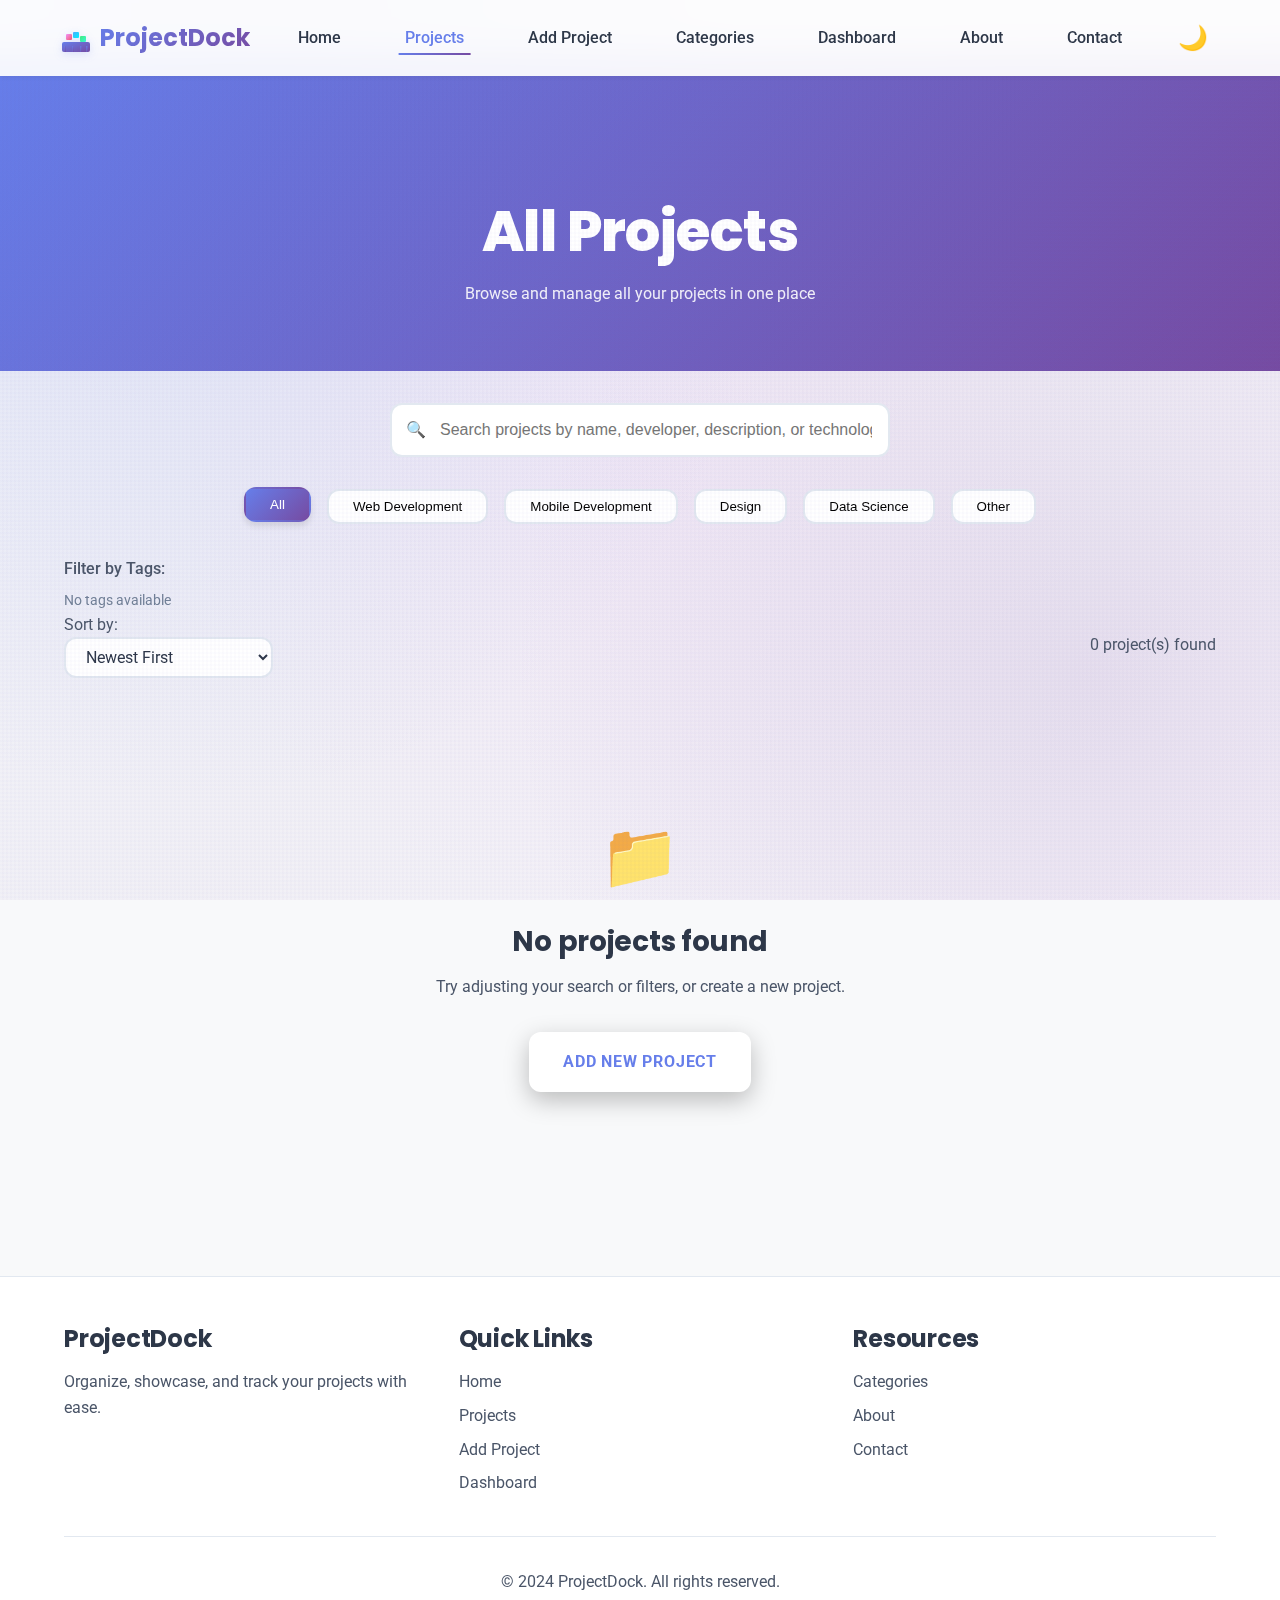
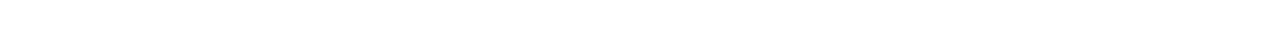
<file: project-detail.html>
<!DOCTYPE html>
<html lang="en">
<head>
    <meta charset="UTF-8">
    <meta name="viewport" content="width=device-width, initial-scale=1.0">
    <title>Project Details - ProjectDock</title>
    <meta name="description" content="View detailed information about your project">
    <link rel="preconnect" href="https://fonts.googleapis.com">
    <link rel="preconnect" href="https://fonts.gstatic.com" crossorigin>
    <link href="https://fonts.googleapis.com/css2?family=Poppins:wght@400;500;600;700&family=Roboto:wght@300;400;500&display=swap" rel="stylesheet">
    <link rel="stylesheet" href="css/styles.css">
</head>
<body>
    <!-- Navigation Bar -->
    <nav class="navbar">
        <div class="nav-container">
            <div class="nav-brand">
                <span class="nav-logo" id="nav-logo">
                    <svg class="dock-icon" width="32" height="32" viewBox="0 0 32 32" fill="none" xmlns="http://www.w3.org/2000/svg">
                        <rect class="dock-base" x="2" y="20" width="28" height="10" rx="2" fill="url(#dockGradient)"/>
                        <rect class="project-box box-1" x="6" y="12" width="6" height="6" rx="1" fill="url(#boxGradient1)"/>
                        <rect class="project-box box-2" x="13" y="10" width="6" height="6" rx="1" fill="url(#boxGradient2)"/>
                        <rect class="project-box box-3" x="20" y="14" width="6" height="6" rx="1" fill="url(#boxGradient3)"/>
                        <rect x="4" y="24" width="2" height="6" fill="url(#dockGradient)"/>
                        <rect x="12" y="24" width="2" height="6" fill="url(#dockGradient)"/>
                        <rect x="20" y="24" width="2" height="6" fill="url(#dockGradient)"/>
                        <rect x="26" y="24" width="2" height="6" fill="url(#dockGradient)"/>
                        <defs>
                            <linearGradient id="dockGradient" x1="0%" y1="0%" x2="100%" y2="100%">
                                <stop offset="0%" style="stop-color:#667eea;stop-opacity:1" />
                                <stop offset="100%" style="stop-color:#764ba2;stop-opacity:1" />
                            </linearGradient>
                            <linearGradient id="boxGradient1" x1="0%" y1="0%" x2="100%" y2="100%">
                                <stop offset="0%" style="stop-color:#f093fb;stop-opacity:1" />
                                <stop offset="100%" style="stop-color:#f5576c;stop-opacity:1" />
                            </linearGradient>
                            <linearGradient id="boxGradient2" x1="0%" y1="0%" x2="100%" y2="100%">
                                <stop offset="0%" style="stop-color:#4facfe;stop-opacity:1" />
                                <stop offset="100%" style="stop-color:#00f2fe;stop-opacity:1" />
                            </linearGradient>
                            <linearGradient id="boxGradient3" x1="0%" y1="0%" x2="100%" y2="100%">
                                <stop offset="0%" style="stop-color:#43e97b;stop-opacity:1" />
                                <stop offset="100%" style="stop-color:#38f9d7;stop-opacity:1" />
                            </linearGradient>
                        </defs>
                    </svg>
                </span>
                <span class="nav-brand-text">ProjectDock</span>
            </div>
            <ul class="nav-menu">
                <li><a href="index.html" class="nav-link">Home</a></li>
                <li><a href="projects.html" class="nav-link">Projects</a></li>
                <li><a href="add-project.html" class="nav-link">Add Project</a></li>
                <li><a href="categories.html" class="nav-link">Categories</a></li>
                <li><a href="dashboard.html" class="nav-link">Dashboard</a></li>
                <li><a href="about.html" class="nav-link">About</a></li>
                <li><a href="contact.html" class="nav-link">Contact</a></li>
            </ul>
            <button class="theme-toggle" aria-label="Toggle theme">
                <span>🌙</span>
            </button>
            <button class="hamburger" aria-label="Toggle menu">
                <span></span>
                <span></span>
                <span></span>
            </button>
        </div>
    </nav>

    <!-- Project Header -->
    <section id="project-header" style="padding: 8rem 1.5rem 4rem; margin-top: 70px; background: linear-gradient(135deg, var(--primary-gradient-start), var(--primary-gradient-end));">
        <div class="container" style="max-width: 1200px;">
            <a href="projects.html" style="color: rgba(255,255,255,0.9); margin-bottom: 1rem; display: inline-block; text-decoration: none;">
                ← Back to Projects
            </a>
            <div id="project-header-content">
                <!-- Content will be loaded here -->
            </div>
        </div>
    </section>

    <!-- Project Content -->
    <section class="container" style="padding: 4rem 1.5rem; max-width: 1200px;">
        <!-- Tabs -->
        <div style="border-bottom: 2px solid var(--border-color); margin-bottom: 2rem;">
            <div style="display: flex; gap: 2rem; flex-wrap: wrap;">
                <button class="tab-btn active" data-tab="overview">Overview</button>
                <button class="tab-btn" data-tab="technologies">Technologies</button>
                <button class="tab-btn" data-tab="timeline">Timeline</button>
            </div>
        </div>

        <!-- Tab Content -->
        <div id="tab-content">
            <!-- Overview Tab -->
            <div class="tab-panel active" id="overview-tab">
                <div class="grid grid-2" style="gap: 2rem; margin-bottom: 2rem;">
                    <div class="card">
                        <h3 style="margin-bottom: 1rem;">Description</h3>
                        <p id="project-description" style="color: var(--text-secondary); line-height: 1.8;"></p>
                    </div>
                    <div class="card">
                        <h3 style="margin-bottom: 1rem;">Project Information</h3>
                        <div style="display: flex; flex-direction: column; gap: 1rem;">
                            <div id="project-developer-container" style="display: none;">
                                <strong style="color: var(--text-light);">Developer:</strong>
                                <span id="project-developer" style="margin-left: 0.5rem; color: var(--text-primary); font-weight: 500;"></span>
                            </div>
                            <div>
                                <strong style="color: var(--text-light);">Category:</strong>
                                <span id="project-category" style="margin-left: 0.5rem;"></span>
                            </div>
                            <div>
                                <strong style="color: var(--text-light);">Status:</strong>
                                <span id="project-status" style="margin-left: 0.5rem;"></span>
                            </div>
                            <div>
                                <strong style="color: var(--text-light);">Created:</strong>
                                <span id="project-created" style="margin-left: 0.5rem;"></span>
                            </div>
                            <div id="project-start-date-container" style="display: none;">
                                <strong style="color: var(--text-light);">Start Date:</strong>
                                <span id="project-start-date" style="margin-left: 0.5rem;"></span>
                            </div>
                            <div id="project-tags-container" style="display: none;">
                                <strong style="color: var(--text-light);">Tags:</strong>
                                <div id="project-tags" style="margin-top: 0.5rem; display: flex; flex-wrap: wrap; gap: 0.5rem;"></div>
                            </div>
                        </div>
                    </div>
                </div>

                <!-- Links -->
                <div class="card" style="margin-bottom: 2rem;">
                    <h3 style="margin-bottom: 1rem;">Links</h3>
                    <div style="display: flex; gap: 1rem; flex-wrap: wrap;">
                        <a id="github-link-btn" href="#" target="_blank" class="btn btn-primary" style="display: none;">
                            🔗 View on GitHub
                        </a>
                        <a id="demo-link-btn" href="#" target="_blank" class="btn btn-secondary-glass" style="display: none; position: relative;">
                            <span style="position: relative; z-index: 2;">🌐 Live Demo</span>
                        </a>
                    </div>
                </div>
            </div>

            <!-- Technologies Tab -->
            <div class="tab-panel" id="technologies-tab">
                <div class="card">
                    <h3 style="margin-bottom: 1.5rem;">Technology Stack</h3>
                    <div id="technologies-list" style="display: flex; flex-wrap: wrap; gap: 1rem;">
                        <!-- Technologies will be loaded here -->
                    </div>
                    <p id="no-technologies" style="color: var(--text-light); display: none;">
                        No technologies specified for this project.
                    </p>
                </div>
            </div>

            <!-- Timeline Tab -->
            <div class="tab-panel" id="timeline-tab">
                <div class="card">
                    <h3 style="margin-bottom: 1.5rem;">Project Timeline</h3>
                    <div id="timeline-container">
                        <!-- Timeline will be generated here -->
                    </div>
                </div>
            </div>
        </div>

        <!-- Action Buttons -->
        <div style="display: flex; gap: 1rem; margin-top: 3rem; flex-wrap: wrap;">
            <button id="edit-btn" class="btn btn-primary">✏️ Edit Project</button>
            <button id="delete-btn" class="btn btn-danger">🗑️ Delete Project</button>
        </div>
    </section>

    <!-- Delete Confirmation Modal -->
    <div id="delete-modal" class="modal">
        <div class="modal-content">
            <button class="modal-close">&times;</button>
            <h2 style="margin-bottom: 1rem;">Delete Project</h2>
            <p style="color: var(--text-secondary); margin-bottom: 2rem;">
                Are you sure you want to delete this project? This action cannot be undone.
            </p>
            <div style="display: flex; gap: 1rem;">
                <button id="confirm-delete" class="btn btn-danger btn-flex">
                    Yes, Delete
                </button>
                <button id="cancel-delete" class="btn btn-secondary btn-flex">
                    Cancel
                </button>
            </div>
        </div>
    </div>

    <!-- Footer -->
    <footer class="footer">
        <div class="container">
            <div class="footer-content">
                <div class="footer-section">
                    <h4>ProjectDock</h4>
                    <p>Organize, showcase, and track your projects with ease.</p>
                </div>
                <div class="footer-section">
                    <h4>Quick Links</h4>
                    <ul>
                        <li><a href="index.html">Home</a></li>
                        <li><a href="projects.html">Projects</a></li>
                        <li><a href="add-project.html">Add Project</a></li>
                        <li><a href="dashboard.html">Dashboard</a></li>
                    </ul>
                </div>
                <div class="footer-section">
                    <h4>Resources</h4>
                    <ul>
                        <li><a href="categories.html">Categories</a></li>
                        <li><a href="about.html">About</a></li>
                        <li><a href="contact.html">Contact</a></li>
                    </ul>
                </div>
            </div>
            <div class="footer-bottom">
                <p>&copy; 2024 ProjectDock. All rights reserved.</p>
            </div>
        </div>
    </footer>

    <script src="js/app.js"></script>
    <script>
        let currentProject = null;
        // Get project ID from URL, ignore timestamp parameter
        const urlParams = new URLSearchParams(window.location.search);
        const projectId = urlParams.get('id');

        // Load project data
        function loadProject() {
            if (!projectId) {
                window.location.href = 'projects.html';
                return;
            }

            // Get fresh data from localStorage
            currentProject = ProjectDock.ProjectStorage.getProject(projectId);
            
            if (!currentProject) {
                console.error('Project not found with ID:', projectId);
                console.log('Available projects:', ProjectDock.ProjectStorage.getProjects().map(p => ({ id: p.id, name: p.name })));
                ProjectDock.Toast.show('Project not found', 'error');
                setTimeout(() => {
                    window.location.href = 'projects.html';
                }, 2000);
                return;
            }

            console.log('Loading project:', currentProject);
            renderProject();
        }

        // Render project details
        function renderProject() {
            const headerContent = document.getElementById('project-header-content');
            
            // Header
            headerContent.innerHTML = `
                <h1 style="color: white; margin-bottom: 1rem; font-size: clamp(2rem, 5vw, 3rem);">${currentProject.name}</h1>
                <div style="display: flex; gap: 1rem; flex-wrap: wrap; align-items: center;">
                    <span style="padding: 0.5rem 1rem; background: rgba(255,255,255,0.2); border-radius: var(--radius-md); color: white;">
                        ${currentProject.category || 'Uncategorized'}
                    </span>
                    <span style="padding: 0.5rem 1rem; background: rgba(255,255,255,0.2); border-radius: var(--radius-md); color: white;">
                        ${currentProject.status || 'Planned'}
                    </span>
                </div>
            `;

            // Description
            document.getElementById('project-description').textContent = 
                currentProject.description || 'No description provided.';

            // Information
            // Developer name
            if (currentProject.developerName) {
                document.getElementById('project-developer-container').style.display = 'block';
                document.getElementById('project-developer').textContent = currentProject.developerName;
            } else {
                document.getElementById('project-developer-container').style.display = 'none';
            }
            
            document.getElementById('project-category').textContent = currentProject.category || 'Uncategorized';
            const statusColor = ProjectDock.Utils ? ProjectDock.Utils.getStatusColor(currentProject.status) : getStatusColor(currentProject.status);
            document.getElementById('project-status').innerHTML = 
                `<span style="padding: 0.25rem 0.75rem; background: ${statusColor}; color: white; border-radius: var(--radius-sm); font-size: 0.9rem;">
                    ${currentProject.status || 'Planned'}
                </span>`;
            document.getElementById('project-created').textContent = 
                new Date(currentProject.createdAt).toLocaleDateString('en-US', { 
                    year: 'numeric', 
                    month: 'long', 
                    day: 'numeric' 
                });

            if (currentProject.startDate) {
                document.getElementById('project-start-date-container').style.display = 'block';
                document.getElementById('project-start-date').textContent = 
                    new Date(currentProject.startDate).toLocaleDateString('en-US', { 
                        year: 'numeric', 
                        month: 'long', 
                        day: 'numeric' 
                    });
            }

            // Links
            if (currentProject.githubLink) {
                document.getElementById('github-link-btn').href = currentProject.githubLink;
                document.getElementById('github-link-btn').style.display = 'inline-block';
            }

            if (currentProject.demoLink) {
                document.getElementById('demo-link-btn').href = currentProject.demoLink;
                document.getElementById('demo-link-btn').style.display = 'inline-block';
            }

            // Technologies
            const techList = document.getElementById('technologies-list');
            if (currentProject.technologies && currentProject.technologies.length > 0) {
                document.getElementById('no-technologies').style.display = 'none';
                techList.innerHTML = currentProject.technologies.map(tech => `
                    <span style="padding: 0.5rem 1rem; background: linear-gradient(135deg, var(--primary-gradient-start), var(--primary-gradient-end)); color: white; border-radius: var(--radius-md); font-weight: 500;">
                        ${tech}
                    </span>
                `).join('');
            } else {
                techList.innerHTML = '';
                document.getElementById('no-technologies').style.display = 'block';
            }

            // Tags
            const tagsContainer = document.getElementById('project-tags');
            const tagsContainerParent = document.getElementById('project-tags-container');
            if (tagsContainer && tagsContainerParent) {
                if (currentProject.tags && currentProject.tags.length > 0) {
                    tagsContainerParent.style.display = 'block';
                    tagsContainer.innerHTML = currentProject.tags.map(tag => `
                        <span style="padding: 0.5rem 1rem; background: rgba(102, 126, 234, 0.1); color: var(--primary-gradient-start); border-radius: var(--radius-md); font-weight: 500; border: 2px solid rgba(102, 126, 234, 0.3); display: inline-block; margin: 0.25rem;">
                            #${tag}
                        </span>
                    `).join('');
                } else {
                    tagsContainerParent.style.display = 'none';
                }
            }

            // Timeline
            renderTimeline();
        }

        // Render timeline
        function renderTimeline() {
            const timelineContainer = document.getElementById('timeline-container');
            const events = [];

            if (currentProject.createdAt) {
                events.push({
                    date: currentProject.createdAt,
                    title: 'Project Created',
                    description: 'Project was added to ProjectDock'
                });
            }

            if (currentProject.startDate) {
                events.push({
                    date: currentProject.startDate,
                    title: 'Project Started',
                    description: 'Development began'
                });
            }

            if (currentProject.status === 'Completed' && currentProject.startDate) {
                // Estimate completion date (could be stored in project data)
                const startDate = new Date(currentProject.startDate);
                const completionDate = new Date(startDate.getTime() + (30 * 24 * 60 * 60 * 1000)); // 30 days later
                events.push({
                    date: completionDate.toISOString(),
                    title: 'Project Completed',
                    description: 'Project marked as completed'
                });
            }

            if (events.length === 0) {
                timelineContainer.innerHTML = '<p style="color: var(--text-light);">No timeline data available.</p>';
                return;
            }

            // Sort events by date
            events.sort((a, b) => new Date(a.date) - new Date(b.date));

            timelineContainer.innerHTML = events.map((event, index) => `
                <div style="display: flex; gap: 1.5rem; margin-bottom: 2rem; position: relative;">
                    <div style="flex-shrink: 0;">
                        <div style="width: 50px; height: 50px; border-radius: 50%; background: linear-gradient(135deg, var(--primary-gradient-start), var(--primary-gradient-end)); display: flex; align-items: center; justify-content: center; color: white; font-weight: 600;">
                            ${index + 1}
                        </div>
                        ${index < events.length - 1 ? '<div style="width: 2px; height: 100%; background: var(--border-color); position: absolute; left: 25px; top: 50px;"></div>' : ''}
                    </div>
                    <div style="flex: 1;">
                        <h4 style="margin-bottom: 0.5rem;">${event.title}</h4>
                        <p style="color: var(--text-light); margin-bottom: 0.5rem;">${event.description}</p>
                        <span style="color: var(--text-secondary); font-size: 0.9rem;">
                            ${new Date(event.date).toLocaleDateString('en-US', { year: 'numeric', month: 'long', day: 'numeric' })}
                        </span>
                    </div>
                </div>
            `).join('');
        }

        // Get status color
        function getStatusColor(status) {
            const colors = {
                'Completed': '#48bb78',
                'In Progress': '#4299e1',
                'Planned': '#ed8936',
                'On Hold': '#a0aec0'
            };
            return colors[status] || '#a0aec0';
        }

        // Tab functionality
        document.querySelectorAll('.tab-btn').forEach(btn => {
            btn.addEventListener('click', () => {
                const tabName = btn.dataset.tab;
                
                // Update active tab button
                document.querySelectorAll('.tab-btn').forEach(b => b.classList.remove('active'));
                btn.classList.add('active');
                
                // Update active tab panel
                document.querySelectorAll('.tab-panel').forEach(panel => panel.classList.remove('active'));
                document.getElementById(`${tabName}-tab`).classList.add('active');
            });
        });

        // Edit button
        document.getElementById('edit-btn').addEventListener('click', () => {
            window.location.href = `add-project.html?edit=${projectId}`;
        });

        // Delete button
        document.getElementById('delete-btn').addEventListener('click', () => {
            ProjectDock.Modal.open('delete-modal');
        });

        document.getElementById('cancel-delete').addEventListener('click', () => {
            ProjectDock.Modal.close('delete-modal');
        });

        document.getElementById('confirm-delete').addEventListener('click', () => {
            if (ProjectDock.ProjectStorage.deleteProject(projectId)) {
                ProjectDock.Toast.show('Project deleted successfully', 'success');
                setTimeout(() => {
                    window.location.href = 'projects.html';
                }, 1500);
            } else {
                ProjectDock.Toast.show('Failed to delete project', 'error');
            }
        });

        // Initialize
        document.addEventListener('DOMContentLoaded', () => {
            // Force reload project data to ensure we have the latest version
            loadProject();
        });

        // Reload project when page becomes visible (in case it was updated in another tab)
        document.addEventListener('visibilitychange', () => {
            if (!document.hidden && projectId) {
                console.log('Page visible, reloading project data');
                const freshProject = ProjectDock.ProjectStorage.getProject(projectId);
                if (freshProject) {
                    currentProject = freshProject;
                    renderProject();
                }
            }
        });
    </script>

    <style>
        .tab-btn {
            padding: 0.75rem 1.5rem;
            background: none;
            border: none;
            border-bottom: 3px solid transparent;
            cursor: pointer;
            font-weight: 600;
            color: var(--text-secondary);
            transition: all var(--transition-base);
            font-size: 1rem;
        }

        .tab-btn:hover {
            color: var(--accent-color);
        }

        .tab-btn.active {
            color: var(--accent-color);
            border-bottom-color: var(--accent-color);
        }

        .tab-panel {
            display: none;
            animation: fadeIn 0.3s ease;
        }

        .tab-panel.active {
            display: block;
        }

        /* Enhanced Live Demo Button */
        #demo-link-btn {
            position: relative;
            overflow: hidden;
            transition: all 0.3s ease;
        }

        #demo-link-btn::before {
            content: '';
            position: absolute;
            top: 50%;
            left: 50%;
            width: 0;
            height: 0;
            border-radius: 50%;
            background: rgba(255, 255, 255, 0.3);
            transform: translate(-50%, -50%);
            transition: width 0.6s ease, height 0.6s ease;
        }

        #demo-link-btn:hover::before {
            width: 300px;
            height: 300px;
        }

        #demo-link-btn span::after {
            content: ' 🚀';
            opacity: 0;
            transform: translateX(-10px);
            transition: all 0.3s ease;
            display: inline-block;
        }

        #demo-link-btn:hover span::after {
            opacity: 1;
            transform: translateX(0);
            animation: rocketFly 0.6s ease infinite;
        }

        #demo-link-btn:hover {
            transform: translateY(-3px) scale(1.05);
            box-shadow: 0 10px 30px rgba(102, 126, 234, 0.4);
        }

        #demo-link-btn:active {
            transform: translateY(-1px) scale(1.02);
        }

        @keyframes rocketFly {
            0%, 100% {
                transform: translateX(0) translateY(0);
            }
            50% {
                transform: translateX(5px) translateY(-5px);
            }
        }

        /* Pulse animation for live demo button */
        #demo-link-btn {
            animation: pulseGlow 2s ease-in-out infinite;
        }

        @keyframes pulseGlow {
            0%, 100% {
            }
            50% {
                box-shadow: 0 4px 15px rgba(102, 126, 234, 0.3), 0 0 20px rgba(102, 126, 234, 0.2);
            }
        }

        [data-theme="light"] #demo-link-btn {
            animation: pulseGlowLight 2s ease-in-out infinite;
        }

        @keyframes pulseGlowLight {
            0%, 100% {
            }
            50% {
                box-shadow: 0 4px 15px rgba(102, 126, 234, 0.25), 0 0 20px rgba(102, 126, 234, 0.15);
            }
        }
    </style>
</body>
</html>
</file>
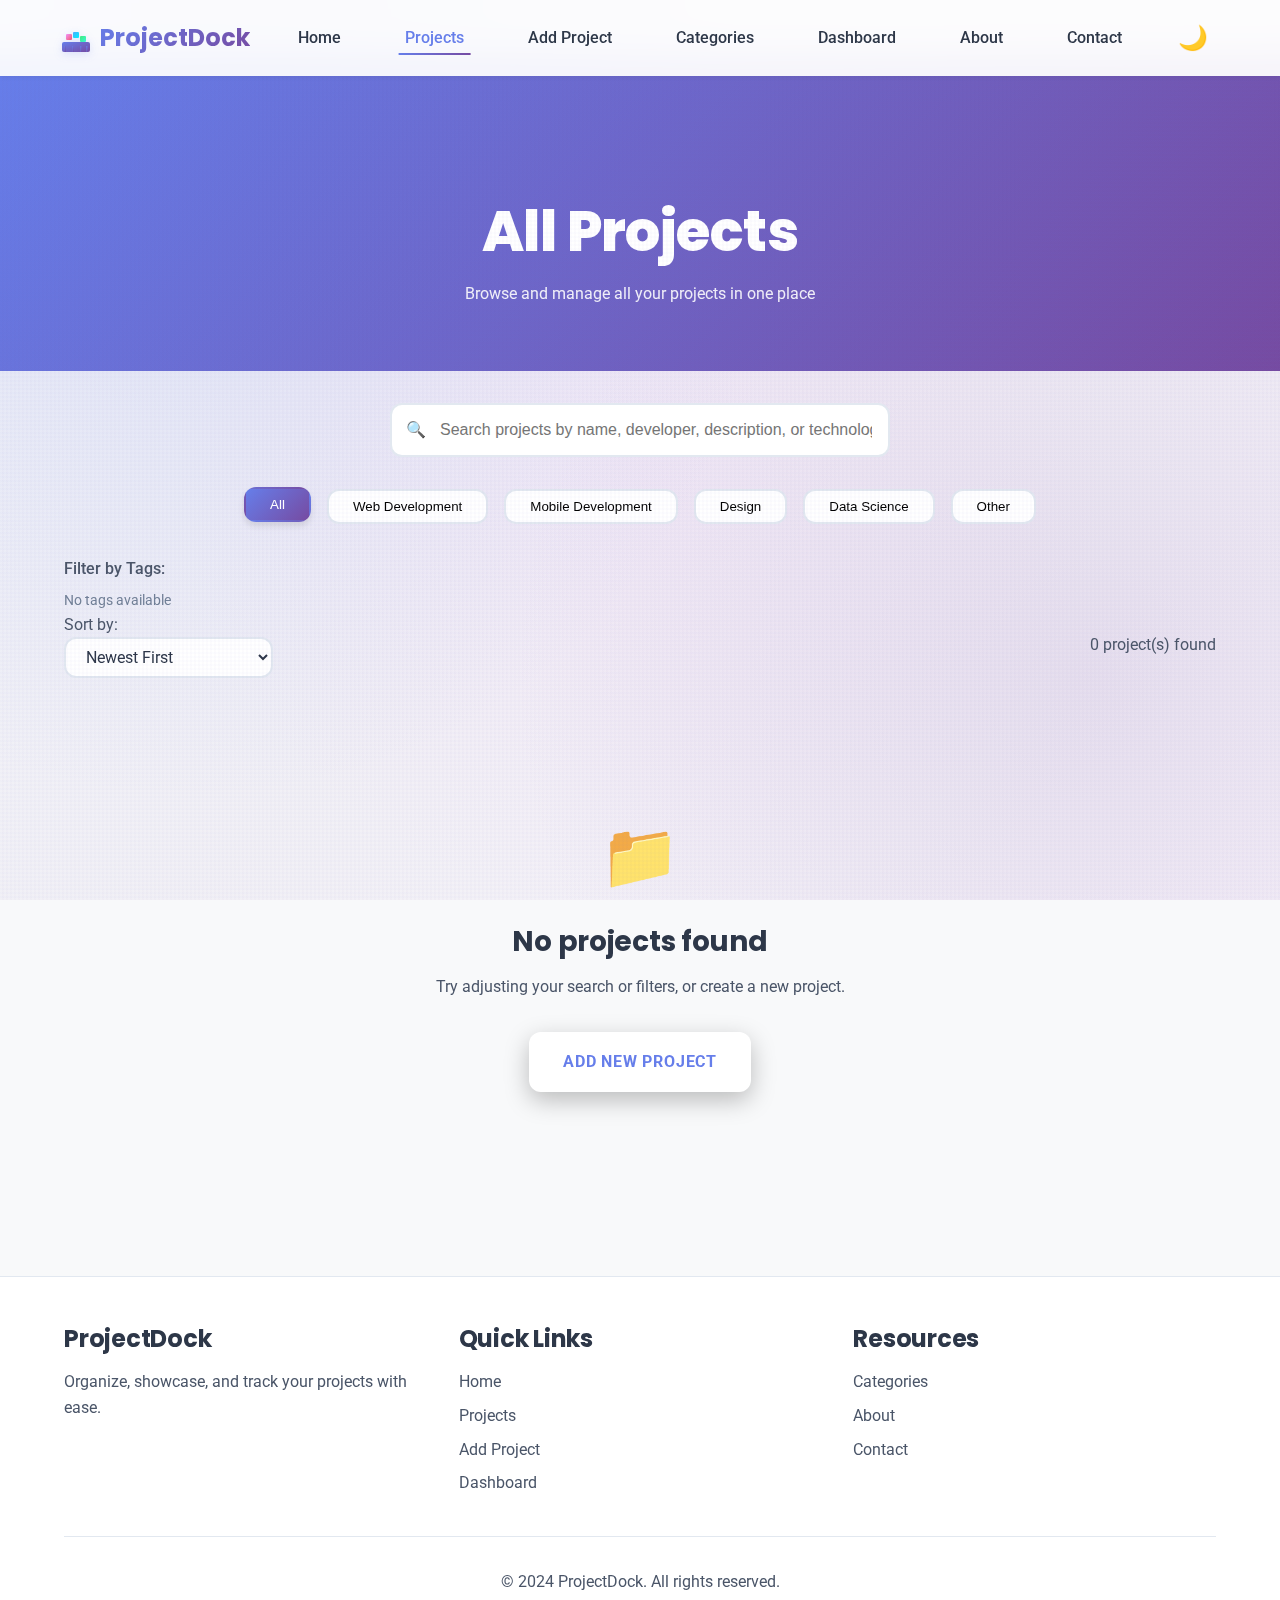
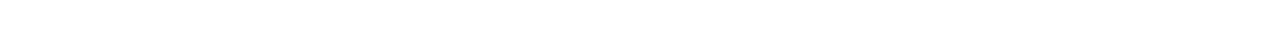
<file: projects.html>
<!DOCTYPE html>
<html lang="en">
<head>
    <meta charset="UTF-8">
    <meta name="viewport" content="width=device-width, initial-scale=1.0">
    <title>All Projects - ProjectDock</title>
    <meta name="description" content="Browse all your projects in one place">
    <link rel="preconnect" href="https://fonts.googleapis.com">
    <link rel="preconnect" href="https://fonts.gstatic.com" crossorigin>
    <link href="https://fonts.googleapis.com/css2?family=Poppins:wght@400;500;600;700&family=Roboto:wght@300;400;500&display=swap" rel="stylesheet">
    <link rel="stylesheet" href="css/styles.css">
</head>
<body>
    <!-- Navigation Bar -->
    <nav class="navbar">
        <div class="nav-container">
            <div class="nav-brand">
                <span class="nav-logo" id="nav-logo">
                    <svg class="dock-icon" width="32" height="32" viewBox="0 0 32 32" fill="none" xmlns="http://www.w3.org/2000/svg">
                        <rect class="dock-base" x="2" y="20" width="28" height="10" rx="2" fill="url(#dockGradient)"/>
                        <rect class="project-box box-1" x="6" y="12" width="6" height="6" rx="1" fill="url(#boxGradient1)"/>
                        <rect class="project-box box-2" x="13" y="10" width="6" height="6" rx="1" fill="url(#boxGradient2)"/>
                        <rect class="project-box box-3" x="20" y="14" width="6" height="6" rx="1" fill="url(#boxGradient3)"/>
                        <rect x="4" y="24" width="2" height="6" fill="url(#dockGradient)"/>
                        <rect x="12" y="24" width="2" height="6" fill="url(#dockGradient)"/>
                        <rect x="20" y="24" width="2" height="6" fill="url(#dockGradient)"/>
                        <rect x="26" y="24" width="2" height="6" fill="url(#dockGradient)"/>
                        <defs>
                            <linearGradient id="dockGradient" x1="0%" y1="0%" x2="100%" y2="100%">
                                <stop offset="0%" style="stop-color:#667eea;stop-opacity:1" />
                                <stop offset="100%" style="stop-color:#764ba2;stop-opacity:1" />
                            </linearGradient>
                            <linearGradient id="boxGradient1" x1="0%" y1="0%" x2="100%" y2="100%">
                                <stop offset="0%" style="stop-color:#f093fb;stop-opacity:1" />
                                <stop offset="100%" style="stop-color:#f5576c;stop-opacity:1" />
                            </linearGradient>
                            <linearGradient id="boxGradient2" x1="0%" y1="0%" x2="100%" y2="100%">
                                <stop offset="0%" style="stop-color:#4facfe;stop-opacity:1" />
                                <stop offset="100%" style="stop-color:#00f2fe;stop-opacity:1" />
                            </linearGradient>
                            <linearGradient id="boxGradient3" x1="0%" y1="0%" x2="100%" y2="100%">
                                <stop offset="0%" style="stop-color:#43e97b;stop-opacity:1" />
                                <stop offset="100%" style="stop-color:#38f9d7;stop-opacity:1" />
                            </linearGradient>
                        </defs>
                    </svg>
                </span>
                <span class="nav-brand-text">ProjectDock</span>
            </div>
            <ul class="nav-menu">
                <li><a href="index.html" class="nav-link">Home</a></li>
                <li><a href="projects.html" class="nav-link active">Projects</a></li>
                <li><a href="add-project.html" class="nav-link">Add Project</a></li>
                <li><a href="categories.html" class="nav-link">Categories</a></li>
                <li><a href="dashboard.html" class="nav-link">Dashboard</a></li>
                <li><a href="about.html" class="nav-link">About</a></li>
                <li><a href="contact.html" class="nav-link">Contact</a></li>
            </ul>
            <button class="theme-toggle" aria-label="Toggle theme">
                <span>🌙</span>
            </button>
            <button class="hamburger" aria-label="Toggle menu">
                <span></span>
                <span></span>
                <span></span>
            </button>
        </div>
    </nav>

    <!-- Page Header -->
    <section style="background: linear-gradient(135deg, var(--primary-gradient-start), var(--primary-gradient-end)); padding: 8rem 1.5rem 4rem; margin-top: 70px;">
        <div class="container">
            <h1 class="text-center" style="color: white; margin-bottom: 1rem;">All Projects</h1>
            <p class="text-center" style="color: rgba(255,255,255,0.9); max-width: 600px; margin: 0 auto;">Browse and manage all your projects in one place</p>
        </div>
    </section>

    <!-- Search and Filter Section -->
    <section class="container" style="padding: 2rem 1.5rem;">
        <div class="search-container">
            <input type="text" 
                   id="search-input" 
                   class="search-input" 
                   placeholder="Search projects by name, developer, description, or technology...">
            <span class="search-icon">🔍</span>
        </div>

        <div class="filter-container">
            <button class="filter-btn active" data-category="all">All</button>
            <button class="filter-btn" data-category="Web Development">Web Development</button>
            <button class="filter-btn" data-category="Mobile Development">Mobile Development</button>
            <button class="filter-btn" data-category="Design">Design</button>
            <button class="filter-btn" data-category="Data Science">Data Science</button>
            <button class="filter-btn" data-category="Other">Other</button>
        </div>

        <!-- Tags Filter -->
        <div style="margin-top: 1rem;">
            <label style="display: block; margin-bottom: 0.5rem; color: var(--text-secondary); font-weight: 500;">Filter by Tags:</label>
            <div id="tags-filter-container" style="display: flex; flex-wrap: wrap; gap: 0.5rem;">
                <!-- Tags will be loaded dynamically -->
            </div>
        </div>

        <div style="display: flex; justify-content: space-between; align-items: center; margin-bottom: 2rem; flex-wrap: wrap; gap: 1rem;">
            <div>
                <label for="sort-select" style="margin-right: 0.5rem; color: var(--text-secondary);">Sort by:</label>
                <select id="sort-select" class="form-select" style="padding: 0.5rem 1rem; border-radius: var(--radius-md); border: 2px solid var(--border-color);">
                    <option value="date-newest">Newest First</option>
                    <option value="date-oldest">Oldest First</option>
                    <option value="name-asc">Name (A-Z)</option>
                    <option value="name-desc">Name (Z-A)</option>
                </select>
            </div>
            <div style="color: var(--text-secondary);">
                <span id="project-count">0</span> project(s) found
            </div>
        </div>
    </section>

    <!-- Projects Grid -->
    <section class="container" style="padding: 0 1.5rem 4rem;">
        <div class="grid grid-3" id="projects-grid">
            <!-- Projects will be loaded here -->
        </div>
        <div id="no-projects" class="hidden" style="text-align: center; padding: 4rem 2rem;">
            <div style="font-size: 4rem; margin-bottom: 1rem;">📁</div>
            <h3 style="margin-bottom: 1rem;">No projects found</h3>
            <p style="color: var(--text-secondary); margin-bottom: 2rem;">Try adjusting your search or filters, or create a new project.</p>
            <a href="add-project.html" class="btn btn-primary">Add New Project</a>
        </div>
    </section>

    <!-- Footer -->
    <footer class="footer">
        <div class="container">
            <div class="footer-content">
                <div class="footer-section">
                    <h4>ProjectDock</h4>
                    <p>Organize, showcase, and track your projects with ease.</p>
                </div>
                <div class="footer-section">
                    <h4>Quick Links</h4>
                    <ul>
                        <li><a href="index.html">Home</a></li>
                        <li><a href="projects.html">Projects</a></li>
                        <li><a href="add-project.html">Add Project</a></li>
                        <li><a href="dashboard.html">Dashboard</a></li>
                    </ul>
                </div>
                <div class="footer-section">
                    <h4>Resources</h4>
                    <ul>
                        <li><a href="categories.html">Categories</a></li>
                        <li><a href="about.html">About</a></li>
                        <li><a href="contact.html">Contact</a></li>
                    </ul>
                </div>
            </div>
            <div class="footer-bottom">
                <p>&copy; 2024 ProjectDock. All rights reserved.</p>
            </div>
        </div>
    </footer>

    <script src="js/app.js"></script>
    <script>
        let allProjects = [];
        let filteredProjects = [];
        let selectedTags = [];

        // Load and display projects
        function loadProjects() {
            allProjects = ProjectDock.ProjectStorage.getProjects();
            if (!Array.isArray(allProjects)) {
                console.error('Projects data is not an array:', allProjects);
                allProjects = [];
            }
            console.log('Loaded projects for projects page:', allProjects.length, allProjects);
            filteredProjects = [...allProjects];
            loadTagsFilter();
            renderProjects();
            updateProjectCount();
        }

        // Load tags for filter
        function loadTagsFilter() {
            const allTags = new Set();
            allProjects.forEach(project => {
                if (project.tags && Array.isArray(project.tags)) {
                    project.tags.forEach(tag => allTags.add(tag.toLowerCase()));
                }
            });
            
            const tagsContainer = document.getElementById('tags-filter-container');
            if (tagsContainer && allTags.size > 0) {
                tagsContainer.innerHTML = Array.from(allTags).sort().map(tag => {
                    return `<button class="tag-filter-btn" data-tag="${tag}" style="padding: 0.4rem 0.8rem; background: var(--bg-secondary); border: 2px solid var(--border-color); border-radius: var(--radius-md); cursor: pointer; transition: all var(--transition-base); font-size: 0.875rem; color: var(--text-primary);">#${tag}</button>`;
                }).join('');
                
                // Add click handlers
                tagsContainer.querySelectorAll('.tag-filter-btn').forEach(btn => {
                    btn.addEventListener('click', () => {
                        btn.classList.toggle('active');
                        const tag = btn.dataset.tag;
                        if (btn.classList.contains('active')) {
                            if (!selectedTags.includes(tag)) {
                                selectedTags.push(tag);
                            }
                        } else {
                            selectedTags = selectedTags.filter(t => t !== tag);
                        }
                        filterProjects();
                    });
                });
            } else if (tagsContainer) {
                tagsContainer.innerHTML = '<p style="color: var(--text-light); font-size: 0.875rem;">No tags available</p>';
            }
        }

        // Render projects to grid
        function renderProjects() {
            const grid = document.getElementById('projects-grid');
            const noProjects = document.getElementById('no-projects');

            if (filteredProjects.length === 0) {
                grid.innerHTML = '';
                noProjects.classList.remove('hidden');
                return;
            }

            noProjects.classList.add('hidden');
            
            console.log('Rendering', filteredProjects.length, 'projects to grid');
            
            // Create project cards using DOM methods to avoid HTML injection issues
            grid.innerHTML = ''; // Clear first
            
            filteredProjects.forEach((project, index) => {
                // Check if thumbnail exists and is valid
                let thumbnailSrc = `https://via.placeholder.com/400x200?text=${encodeURIComponent(project.name || 'Project')}`;
                if (project.thumbnail && typeof project.thumbnail === 'string' && project.thumbnail.trim() && project.thumbnail.length > 0) {
                    // Verify the base64 string is complete
                    const trimmed = project.thumbnail.trim();
                    if (trimmed.startsWith('data:image')) {
                        // Check if base64 data is present and not truncated
                        const base64Part = trimmed.split(',')[1];
                        if (base64Part && base64Part.length > 100) {
                            thumbnailSrc = trimmed;
                            console.log(`Project ${index + 1} (${project.name}): Using thumbnail, total length: ${trimmed.length}, base64 length: ${base64Part.length}`);
                        } else {
                            console.warn(`Project ${index + 1} (${project.name}): Base64 data appears truncated (length: ${base64Part ? base64Part.length : 0}), using placeholder`);
                        }
                    } else {
                        // Not a data URL, use as-is (might be external URL)
                        thumbnailSrc = trimmed;
                        console.log(`Project ${index + 1} (${project.name}): Using external thumbnail URL`);
                    }
                } else {
                    console.log(`Project ${index + 1} (${project.name}): Using placeholder image`);
                }
                
                // Create card element
                const card = document.createElement('div');
                card.className = 'project-card card fade-on-scroll';
                card.style.cursor = 'pointer';
                card.onclick = () => {
                    window.location.href = `project-detail.html?id=${project.id}`;
                };
                
                // Create image element
                const img = document.createElement('img');
                img.alt = project.name || 'Project';
                img.className = 'project-card-image';
                img.style.cssText = 'display: block !important; width: 100%; height: 200px; min-height: 200px; object-fit: cover; background-color: var(--bg-secondary); visibility: visible !important; opacity: 1 !important;';
                img.loading = 'lazy';
                
                // Set image source directly
                img.src = thumbnailSrc;
                
                // Log and validate
                if (thumbnailSrc.startsWith('data:image')) {
                    const base64Match = thumbnailSrc.match(/^data:image\/(\w+);base64,(.+)$/);
                    if (base64Match && base64Match[2]) {
                        console.log(`Project ${index + 1} (${project.name}): Setting base64 image, data length: ${base64Match[2].length}`);
                    }
                }
                
                img.onload = function() {
                    console.log(`✓ Project ${index + 1} (${project.name}): Image loaded successfully`);
                };
                
                img.onerror = function(e) {
                    console.error('✗ Image load error for project:', project.name);
                    console.error('Error event:', e);
                    console.error('Attempted src type:', thumbnailSrc.startsWith('data:') ? 'base64' : 'URL');
                    console.error('Src length:', thumbnailSrc.length);
                    if (thumbnailSrc.startsWith('data:image')) {
                        const base64Match = thumbnailSrc.match(/^data:image\/(\w+);base64,(.+)$/);
                        if (base64Match) {
                            console.error('Base64 data length:', base64Match[2].length);
                            console.error('Image type:', base64Match[1]);
                            // Check if base64 is valid format
                            const base64Data = base64Match[2];
                            const isValidBase64 = /^[A-Za-z0-9+/]*={0,2}$/.test(base64Data);
                            console.error('Valid base64 format:', isValidBase64);
                            if (!isValidBase64) {
                                console.error('Base64 data contains invalid characters!');
                            }
                        }
                    }
                    // Fallback to placeholder
                    this.onerror = null; // Prevent infinite loop
                    this.src = 'https://via.placeholder.com/400x200?text=Project';
                };
                
                card.appendChild(img);
                
                // Create category badge
                const category = document.createElement('div');
                category.className = 'project-card-category';
                category.textContent = project.category || 'Uncategorized';
                card.appendChild(category);
                
                // Create title
                const title = document.createElement('h3');
                title.className = 'project-card-title';
                title.textContent = project.name || 'Untitled Project';
                card.appendChild(title);
                
                // Create developer name if available
                if (project.developerName) {
                    const developer = document.createElement('p');
                    developer.style.cssText = 'color: var(--text-light); margin: 0.25rem 0; font-size: 0.85rem; font-style: italic;';
                    developer.textContent = `by ${project.developerName}`;
                    card.appendChild(developer);
                }
                
                // Create description
                const description = document.createElement('p');
                description.style.cssText = 'color: var(--text-secondary); margin: 0.5rem 0; font-size: 0.9rem;';
                description.textContent = project.description 
                    ? (project.description.length > 100 ? project.description.substring(0, 100) + '...' : project.description)
                    : 'No description';
                card.appendChild(description);
                
                // Create tags container
                if (project.tags && project.tags.length > 0) {
                    const tagsContainer = document.createElement('div');
                    tagsContainer.style.cssText = 'display: flex; flex-wrap: wrap; gap: 0.25rem; margin: 0.5rem 0;';
                    project.tags.slice(0, 3).forEach(tag => {
                        const tagSpan = document.createElement('span');
                        tagSpan.style.cssText = 'padding: 0.2rem 0.5rem; background: rgba(102, 126, 234, 0.1); color: var(--primary-gradient-start); border-radius: var(--radius-sm); font-size: 0.75rem; border: 1px solid rgba(102, 126, 234, 0.2);';
                        tagSpan.textContent = tag;
                        tagsContainer.appendChild(tagSpan);
                    });
                    if (project.tags.length > 3) {
                        const moreTag = document.createElement('span');
                        moreTag.style.cssText = 'padding: 0.2rem 0.5rem; background: rgba(102, 126, 234, 0.1); color: var(--primary-gradient-start); border-radius: var(--radius-sm); font-size: 0.75rem; border: 1px solid rgba(102, 126, 234, 0.2);';
                        moreTag.textContent = `+${project.tags.length - 3}`;
                        tagsContainer.appendChild(moreTag);
                    }
                    card.appendChild(tagsContainer);
                }
                
                // Create footer with date and status
                const footer = document.createElement('div');
                footer.style.cssText = 'display: flex; justify-content: space-between; align-items: center; margin-top: 1rem;';
                
                const date = document.createElement('span');
                date.className = 'project-card-date';
                date.textContent = project.createdAt ? new Date(project.createdAt).toLocaleDateString() : 'No date';
                footer.appendChild(date);
                
                const status = document.createElement('span');
                const statusColor = ProjectDock.Utils ? ProjectDock.Utils.getStatusColor(project.status) : (project.status === 'Completed' ? '#48bb78' : project.status === 'In Progress' ? '#4299e1' : '#ed8936');
                status.style.cssText = `padding: 0.25rem 0.75rem; background: ${statusColor}; color: white; border-radius: var(--radius-sm); font-size: 0.85rem;`;
                status.textContent = project.status || 'Planned';
                footer.appendChild(status);
                
                card.appendChild(footer);
                
                // Append to grid
                grid.appendChild(card);
            });

            // Re-initialize scroll animations after a short delay to ensure DOM is ready
            setTimeout(() => {
                if (ProjectDock && ProjectDock.ScrollAnimations) {
                    ProjectDock.ScrollAnimations.init();
                }
            }, 100);
        }

        // Update project count
        function updateProjectCount() {
            document.getElementById('project-count').textContent = filteredProjects.length;
        }

        // Search functionality
        document.getElementById('search-input').addEventListener('input', (e) => {
            const searchTerm = e.target.value;
            filterProjects();
        });

        // Category filter
        document.querySelectorAll('.filter-btn').forEach(btn => {
            btn.addEventListener('click', () => {
                document.querySelectorAll('.filter-btn').forEach(b => b.classList.remove('active'));
                btn.classList.add('active');
                filterProjects();
            });
        });

        // Sort functionality
        document.getElementById('sort-select').addEventListener('change', (e) => {
            filteredProjects = ProjectDock.SearchFilter.sortProjects(filteredProjects, e.target.value);
            renderProjects();
        });

        // Filter projects
        function filterProjects() {
            const searchTerm = document.getElementById('search-input').value;
            const activeCategory = document.querySelector('.filter-btn.active').dataset.category;
            
            filteredProjects = ProjectDock.SearchFilter.filterProjects(
                allProjects, 
                searchTerm, 
                activeCategory === 'all' ? null : activeCategory,
                selectedTags
            );
            
            const sortBy = document.getElementById('sort-select').value;
            filteredProjects = ProjectDock.SearchFilter.sortProjects(filteredProjects, sortBy);
            
            renderProjects();
            updateProjectCount();
        }

        // Initialize on load
        document.addEventListener('DOMContentLoaded', () => {
            // Check if ProjectDock is loaded
            if (typeof ProjectDock === 'undefined' || !ProjectDock.ProjectStorage) {
                console.error('ProjectDock is not loaded. Check if js/app.js is loaded correctly.');
                return;
            }
            
            loadProjects();
            
            // Check for category filter in URL
            const urlParams = new URLSearchParams(window.location.search);
            const categoryFilter = urlParams.get('category');
            if (categoryFilter) {
                // Find and activate the matching filter button
                document.querySelectorAll('.filter-btn').forEach(btn => {
                    if (btn.dataset.category === categoryFilter) {
                        document.querySelectorAll('.filter-btn').forEach(b => b.classList.remove('active'));
                        btn.classList.add('active');
                        filterProjects();
                    }
                });
            }
        });
    </script>
</body>
</html>
</file>
<file: css/styles.css>
/* ============================================
   ProjectDock - Modern CSS Stylesheet
   ============================================ */

/* CSS Variables for Theming */
:root {
    /* Color Palette */
    --primary-gradient-start: #667eea;
    --primary-gradient-end: #764ba2;
    --secondary-gradient-start: #f093fb;
    --secondary-gradient-end: #f5576c;
    --accent-color: #667eea;
    --accent-hover: #5568d3;
    
    /* Background Colors */
    --bg-primary: #f8f9fa;
    --bg-secondary: #ffffff;
    --bg-card: #ffffff;
    --bg-overlay: rgba(255, 255, 255, 0.1);
    
    /* Text Colors */
    --text-primary: #2d3748;
    --text-secondary: #4a5568;
    --text-light: #718096;
    --text-white: #ffffff;
    
    /* Border & Shadow */
    --border-color: #e2e8f0;
    --shadow-sm: 0 2px 4px rgba(0, 0, 0, 0.05);
    --shadow-md: 0 4px 6px rgba(0, 0, 0, 0.1);
    --shadow-lg: 0 10px 25px rgba(0, 0, 0, 0.15);
    --shadow-xl: 0 20px 40px rgba(0, 0, 0, 0.2);
    
    /* Spacing */
    --spacing-xs: 0.5rem;
    --spacing-sm: 1rem;
    --spacing-md: 1.5rem;
    --spacing-lg: 2rem;
    --spacing-xl: 3rem;
    
    /* Typography */
    --font-primary: 'Poppins', 'Inter', -apple-system, BlinkMacSystemFont, sans-serif;
    --font-secondary: 'Roboto', 'Open Sans', sans-serif;
    
    /* Transitions */
    --transition-fast: 0.2s ease;
    --transition-base: 0.3s ease;
    --transition-slow: 0.5s ease;
    
    /* Border Radius */
    --radius-sm: 8px;
    --radius-md: 12px;
    --radius-lg: 16px;
    --radius-xl: 24px;
}

/* Dark Theme Variables */
[data-theme="dark"] {
    --bg-primary: #1a202c;
    --bg-secondary: #2d3748;
    --bg-card: #2d3748;
    --text-primary: #f7fafc;
    --text-secondary: #e2e8f0;
    --text-light: #a0aec0;
    --border-color: #4a5568;
}

[data-theme="dark"] body {
    background-image: 
        radial-gradient(circle at 15% 25%, rgba(102, 126, 234, 0.2) 0%, transparent 45%),
        radial-gradient(circle at 85% 75%, rgba(118, 75, 162, 0.2) 0%, transparent 45%),
        radial-gradient(circle at 50% 50%, rgba(240, 147, 251, 0.15) 0%, transparent 60%),
        linear-gradient(135deg, rgba(102, 126, 234, 0.1) 0%, rgba(118, 75, 162, 0.1) 50%, rgba(240, 147, 251, 0.1) 100%);
}

[data-theme="dark"] body::after {
    opacity: 0.05;
    filter: brightness(0.5);
}

[data-theme="dark"] body::before {
    background-image: 
        repeating-linear-gradient(0deg, transparent, transparent 2px, rgba(102, 126, 234, 0.05) 2px, rgba(102, 126, 234, 0.05) 4px),
        repeating-linear-gradient(90deg, transparent, transparent 2px, rgba(118, 75, 162, 0.05) 2px, rgba(118, 75, 162, 0.05) 4px);
}

/* Reset & Base Styles */
* {
    margin: 0;
    padding: 0;
    box-sizing: border-box;
}

html {
    scroll-behavior: smooth;
    font-size: 16px;
}

body {
    font-family: var(--font-secondary);
    color: var(--text-primary);
    background-color: var(--bg-primary);
    background-image: 
        /* Optional: Add your background image here */
        /* url('assets/body-bg.jpg'), */
        radial-gradient(circle at 15% 25%, rgba(102, 126, 234, 0.12) 0%, transparent 45%),
        radial-gradient(circle at 85% 75%, rgba(118, 75, 162, 0.12) 0%, transparent 45%),
        radial-gradient(circle at 50% 50%, rgba(240, 147, 251, 0.08) 0%, transparent 60%),
        linear-gradient(135deg, rgba(102, 126, 234, 0.05) 0%, rgba(118, 75, 162, 0.05) 50%, rgba(240, 147, 251, 0.05) 100%);
    background-attachment: fixed;
    background-size: cover, cover, cover, cover;
    background-position: center center;
    line-height: 1.6;
    overflow-x: hidden;
    transition: background-color var(--transition-base), color var(--transition-base), background-image var(--transition-base);
    position: relative;
}

/* Body background image animation */
body::after {
    content: '';
    position: fixed;
    top: 0;
    left: 0;
    width: 100%;
    height: 100%;
    background-image: url('https://images.unsplash.com/photo-1551434678-e076c223a692?ixlib=rb-4.0.3&auto=format&fit=crop&w=2070&q=80');
    background-size: cover;
    background-position: center center;
    background-attachment: fixed;
    opacity: 0.04;
    z-index: -1;
    animation: bodyBgMove 40s ease-in-out infinite;
    pointer-events: none;
    filter: blur(2px) brightness(0.8) grayscale(0.3);
}

@keyframes bodyBgMove {
    0%, 100% {
        transform: scale(1) translate(0, 0);
        background-position: center center;
    }
    50% {
        transform: scale(1.15) translate(30px, -25px);
        background-position: 55% 45%;
    }
}

body::before {
    content: '';
    position: fixed;
    top: 0;
    left: 0;
    right: 0;
    bottom: 0;
    background-image: 
        repeating-linear-gradient(0deg, transparent, transparent 2px, rgba(102, 126, 234, 0.02) 2px, rgba(102, 126, 234, 0.02) 4px),
        repeating-linear-gradient(90deg, transparent, transparent 2px, rgba(118, 75, 162, 0.02) 2px, rgba(118, 75, 162, 0.02) 4px);
    pointer-events: none;
    z-index: 0;
}

/* Typography */
h1, h2, h3, h4, h5, h6 {
    font-family: var(--font-primary);
    font-weight: 700;
    line-height: 1.2;
    color: var(--text-primary);
    letter-spacing: -0.01em;
}

h1 {
    font-weight: 800;
    font-size: clamp(2rem, 5vw, 3.5rem);
}

h2 {
    font-weight: 700;
    letter-spacing: -0.005em;
    font-size: clamp(1.5rem, 4vw, 2.5rem);
}
h3 { font-size: clamp(1.25rem, 3vw, 1.75rem); }
h4 { font-size: clamp(1.1rem, 2.5vw, 1.5rem); }

p {
    font-size: clamp(0.9rem, 2vw, 1rem);
    color: var(--text-secondary);
}

a {
    text-decoration: none;
    color: inherit;
    transition: all var(--transition-fast);
}

/* Navigation Bar */
.navbar {
    position: fixed;
    top: 0;
    left: 0;
    right: 0;
    z-index: 1000;
    padding: var(--spacing-sm) 0;
    background: rgba(255, 255, 255, 0.8);
    backdrop-filter: blur(20px);
    -webkit-backdrop-filter: blur(20px);
    box-shadow: var(--shadow-sm);
    transition: all var(--transition-base);
}

.navbar.scrolled {
    background: rgba(255, 255, 255, 0.95);
    box-shadow: var(--shadow-md);
    padding: var(--spacing-xs) 0;
}

/* Dark mode navbar */
[data-theme="dark"] .navbar {
    background: rgba(26, 32, 44, 0.85);
    backdrop-filter: blur(20px);
    -webkit-backdrop-filter: blur(20px);
}

[data-theme="dark"] .navbar.scrolled {
    background: rgba(26, 32, 44, 0.95);
}

.nav-container {
    max-width: 1200px;
    margin: 0 auto;
    padding: 0 var(--spacing-md);
    display: flex;
    justify-content: space-between;
    align-items: center;
}

.nav-brand {
    font-family: var(--font-primary);
    font-size: 1.5rem;
    font-weight: 700;
    display: flex;
    align-items: center;
    gap: 0.5rem;
    cursor: pointer;
    transition: transform var(--transition-fast);
    text-decoration: none;
    color: inherit;
    margin-left: -0.25rem;
}

.nav-brand:hover {
    transform: scale(1.05);
}

.nav-logo {
    display: inline-flex;
    align-items: center;
    justify-content: center;
    line-height: 1;
    transition: all var(--transition-base);
    cursor: pointer;
    user-select: none;
    transform-origin: center;
    vertical-align: middle;
}

.dock-icon {
    display: block;
    width: 32px;
    height: 32px;
    transition: all var(--transition-base);
    filter: drop-shadow(0 2px 4px rgba(102, 126, 234, 0.2));
}

/* Hover animations */
.nav-logo:hover .dock-icon {
    transform: scale(1.15) rotate(5deg);
    filter: drop-shadow(0 4px 12px rgba(102, 126, 234, 0.5));
}

.nav-logo:hover .project-box.box-1 {
    transform: translateY(-2px) scale(1.1);
    animation: boxFloat1 1.5s ease-in-out infinite;
}

.nav-logo:hover .project-box.box-2 {
    transform: translateY(-2px) scale(1.1);
    animation: boxFloat2 1.5s ease-in-out infinite 0.3s;
}

.nav-logo:hover .project-box.box-3 {
    transform: translateY(-2px) scale(1.1);
    animation: boxFloat3 1.5s ease-in-out infinite 0.6s;
}

.nav-logo:hover .dock-base {
    transform: translateY(-1px);
    filter: brightness(1.1);
}

/* Click animation */
.nav-logo:active .dock-icon {
    transform: scale(0.95) rotate(-5deg);
}

.nav-logo.clicked .dock-icon {
    animation: iconBounce 0.6s ease;
}

.nav-logo.clicked .project-box {
    animation: boxBounce 0.6s ease;
}

@keyframes iconBounce {
    0% {
        transform: scale(1) rotate(0deg);
    }
    25% {
        transform: scale(1.25) rotate(10deg);
    }
    50% {
        transform: scale(0.9) rotate(-8deg);
    }
    75% {
        transform: scale(1.1) rotate(4deg);
    }
    100% {
        transform: scale(1) rotate(0deg);
    }
}

@keyframes boxBounce {
    0%, 100% {
        transform: translateY(0) scale(1);
    }
    25% {
        transform: translateY(-4px) scale(1.15);
    }
    50% {
        transform: translateY(2px) scale(0.95);
    }
    75% {
        transform: translateY(-2px) scale(1.05);
    }
}

@keyframes boxFloat1 {
    0%, 100% {
        transform: translateY(0) scale(1.1);
    }
    50% {
        transform: translateY(-3px) scale(1.15);
    }
}

@keyframes boxFloat2 {
    0%, 100% {
        transform: translateY(0) scale(1.1);
    }
    50% {
        transform: translateY(-4px) scale(1.15);
    }
}

@keyframes boxFloat3 {
    0%, 100% {
        transform: translateY(0) scale(1.1);
    }
    50% {
        transform: translateY(-3px) scale(1.15);
    }
}

/* Project box transitions */
.project-box {
    transition: all var(--transition-base);
    transform-origin: center;
}

.dock-base {
    transition: all var(--transition-base);
}

.nav-brand-text {
    background: linear-gradient(135deg, var(--primary-gradient-start), var(--primary-gradient-end));
    -webkit-background-clip: text;
    -webkit-text-fill-color: transparent;
    background-clip: text;
}

.nav-menu {
    display: flex;
    list-style: none;
    gap: var(--spacing-lg);
    align-items: center;
}

.nav-link {
    position: relative;
    padding: var(--spacing-xs) var(--spacing-sm);
    color: var(--text-primary);
    font-weight: 500;
    transition: color var(--transition-fast);
}

/* Ensure nav links are visible in dark mode */
[data-theme="dark"] .nav-link {
    color: #e2e8f0;
}

[data-theme="dark"] .nav-link:hover,
[data-theme="dark"] .nav-link.active {
    color: #a0d2ff;
}

.nav-link::after {
    content: '';
    position: absolute;
    bottom: 0;
    left: 50%;
    transform: translateX(-50%) scaleX(0);
    width: 80%;
    height: 2px;
    background: linear-gradient(90deg, var(--primary-gradient-start), var(--primary-gradient-end));
    transition: transform var(--transition-base);
}

.nav-link:hover,
.nav-link.active {
    color: var(--accent-color);
}

.nav-link:hover::after,
.nav-link.active::after {
    transform: translateX(-50%) scaleX(1);
}

.hamburger {
    display: none;
    flex-direction: column;
    gap: 5px;
    cursor: pointer;
    background: none;
    border: none;
    padding: var(--spacing-xs);
}

.hamburger span {
    width: 25px;
    height: 3px;
    background: var(--text-primary);
    border-radius: 3px;
    transition: all var(--transition-base);
}

[data-theme="dark"] .hamburger span {
    background: #e2e8f0;
}

.hamburger.active span:nth-child(1) {
    transform: rotate(45deg) translate(8px, 8px);
}

.hamburger.active span:nth-child(2) {
    opacity: 0;
}

.hamburger.active span:nth-child(3) {
    transform: rotate(-45deg) translate(7px, -7px);
}

.theme-toggle {
    background: none;
    border: none;
    font-size: 1.5rem;
    cursor: pointer;
    padding: var(--spacing-xs);
    transition: transform var(--transition-fast);
}

.theme-toggle:hover {
    transform: scale(1.1) rotate(15deg);
}

/* Hero Section */
.hero {
    position: relative;
    min-height: 100vh;
    display: flex;
    align-items: center;
    justify-content: center;
    overflow: hidden;
    padding-top: 80px;
}

/* Hero Background Image Layer */
.hero-bg-image {
    position: absolute;
    top: 0;
    left: 0;
    width: 100%;
    height: 100%;
    background-image: 
        url('https://images.unsplash.com/photo-1551434678-e076c223a692?ixlib=rb-4.0.3&auto=format&fit=crop&w=2070&q=80');
    background-size: cover;
    background-position: center center;
    background-attachment: fixed;
    animation: backgroundMove 25s ease-in-out infinite;
    opacity: 0.4;
    z-index: 0;
    filter: brightness(0.6) contrast(1.2) saturate(1.1);
}

/* Alternative beautiful background images:
   Option 1: Modern workspace with laptop (CURRENT)
   url('https://images.unsplash.com/photo-1551434678-e076c223a692?ixlib=rb-4.0.3&auto=format&fit=crop&w=2070&q=80');
   
   Option 2: Abstract geometric patterns
   url('https://images.unsplash.com/photo-1557683316-973673baf926?ixlib=rb-4.0.3&auto=format&fit=crop&w=1920&q=80');
   
   Option 3: Coding/development workspace
   url('https://images.unsplash.com/photo-1461749280684-dccba630e2f6?ixlib=rb-4.0.3&auto=format&fit=crop&w=1920&q=80');
   
   Option 4: Creative desk setup
   url('https://images.unsplash.com/photo-1498050108023-c5249f4df085?ixlib=rb-4.0.3&auto=format&fit=crop&w=1920&q=80');
   
   Option 5: Abstract tech background
   url('https://images.unsplash.com/photo-1558494949-ef010cbdcc31?ixlib=rb-4.0.3&auto=format&fit=crop&w=1920&q=80');
   
   To use your own image, place it in assets/ folder and use:
   background-image: url('assets/hero-bg.jpg');
*/

@keyframes backgroundMove {
    0%, 100% {
        transform: scale(1) translate(0, 0) rotate(0deg);
        background-position: center center;
        filter: brightness(0.6) contrast(1.2) saturate(1.1);
    }
    33% {
        transform: scale(1.1) translate(-20px, -10px) rotate(0.8deg);
        background-position: 40% 45%;
        filter: brightness(0.65) contrast(1.25) saturate(1.15);
    }
    66% {
        transform: scale(1.15) translate(20px, 10px) rotate(-0.8deg);
        background-position: 60% 55%;
        filter: brightness(0.58) contrast(1.18) saturate(1.08);
    }
}

@keyframes gradientFlow {
    0% {
        background-position: 0% 50%;
    }
    50% {
        background-position: 100% 50%;
    }
    100% {
        background-position: 0% 50%;
    }
}

.hero::before {
    content: '';
    position: absolute;
    top: 0;
    left: 0;
    right: 0;
    bottom: 0;
    background: 
        radial-gradient(ellipse at 20% 30%, rgba(255, 255, 255, 0.2) 0%, transparent 50%),
        radial-gradient(ellipse at 80% 70%, rgba(255, 255, 255, 0.15) 0%, transparent 50%),
        radial-gradient(ellipse at 50% 50%, rgba(255, 255, 255, 0.08) 0%, transparent 70%),
        radial-gradient(ellipse at 10% 80%, rgba(255, 255, 255, 0.1) 0%, transparent 40%),
        radial-gradient(ellipse at 90% 20%, rgba(255, 255, 255, 0.12) 0%, transparent 40%);
    animation: gradientShift 25s ease infinite;
    z-index: 1;
    mix-blend-mode: soft-light;
}

/* Hero Gradient Overlay */
.hero-overlay {
    position: absolute;
    top: 0;
    left: 0;
    right: 0;
    bottom: 0;
    background: 
        linear-gradient(135deg, rgba(102, 126, 234, 0.8) 0%, rgba(118, 75, 162, 0.75) 50%, rgba(240, 147, 251, 0.8) 100%),
        radial-gradient(circle at 30% 40%, rgba(102, 126, 234, 0.3) 0%, transparent 50%),
        radial-gradient(circle at 70% 60%, rgba(118, 75, 162, 0.25) 0%, transparent 50%);
    background-size: 200% 200%, cover, cover;
    animation: gradientFlow 18s ease infinite;
    z-index: 1;
    mix-blend-mode: overlay;
}

/* Additional overlay for better text readability */
.hero-overlay::after {
    content: '';
    position: absolute;
    top: 0;
    left: 0;
    right: 0;
    bottom: 0;
    background: radial-gradient(ellipse at center, transparent 0%, rgba(0, 0, 0, 0.15) 100%);
    z-index: -1;
}

/* Dark mode hero adjustments */
[data-theme="dark"] .hero-bg-image {
    opacity: 0.25;
    filter: brightness(0.35) contrast(1.3) saturate(0.9);
}

[data-theme="dark"] .hero-overlay {
    background: 
        linear-gradient(135deg, rgba(102, 126, 234, 0.88) 0%, rgba(118, 75, 162, 0.85) 50%, rgba(240, 147, 251, 0.88) 100%),
        radial-gradient(circle at 30% 40%, rgba(102, 126, 234, 0.4) 0%, transparent 50%),
        radial-gradient(circle at 70% 60%, rgba(118, 75, 162, 0.35) 0%, transparent 50%);
    mix-blend-mode: multiply;
}

.hero::after {
    content: '';
    position: absolute;
    top: -50%;
    left: -50%;
    width: 200%;
    height: 200%;
    background: 
        radial-gradient(circle at 30% 40%, rgba(255, 255, 255, 0.1) 0%, transparent 25%),
        radial-gradient(circle at 70% 60%, rgba(255, 255, 255, 0.08) 0%, transparent 25%);
    animation: rotate 30s linear infinite;
    pointer-events: none;
    z-index: 1;
}

@keyframes gradientShift {
    0%, 100% { 
        opacity: 1;
        transform: scale(1);
    }
    50% { 
        opacity: 0.7;
        transform: scale(1.1);
    }
}

@keyframes rotate {
    from {
        transform: rotate(0deg);
    }
    to {
        transform: rotate(360deg);
    }
}

.hero-content {
    position: relative;
    z-index: 3;
    text-align: center;
    color: var(--text-white);
    max-width: 800px;
    padding: var(--spacing-xl);
}

.hero-title {
    font-size: clamp(2.5rem, 6vw, 5rem);
    margin-bottom: var(--spacing-md);
    animation: fadeInUp 1s ease;
    font-weight: 800;
    letter-spacing: -0.02em;
    line-height: 1.1;
    background: linear-gradient(135deg, #ffffff 0%, #f0f0f0 50%, #ffffff 100%);
    -webkit-background-clip: text;
    -webkit-text-fill-color: transparent;
    background-clip: text;
    text-shadow: 0 0 80px rgba(255, 255, 255, 0.3);
    filter: drop-shadow(0 4px 20px rgba(0, 0, 0, 0.4));
    position: relative;
}

.hero-title::after {
    content: '';
    position: absolute;
    top: 0;
    left: 0;
    right: 0;
    bottom: 0;
    background: linear-gradient(135deg, rgba(255, 255, 255, 0.3) 0%, transparent 100%);
    -webkit-background-clip: text;
    -webkit-text-fill-color: transparent;
    background-clip: text;
    animation: shimmer 3s ease-in-out infinite;
    pointer-events: none;
}

@keyframes shimmer {
    0%, 100% {
        opacity: 0;
        transform: translateX(-100%);
    }
    50% {
        opacity: 1;
        transform: translateX(100%);
    }
}

.hero-subtitle {
    font-size: clamp(1.1rem, 3vw, 1.5rem);
    margin-bottom: var(--spacing-xl);
    color: rgba(255, 255, 255, 0.95);
    font-weight: 400;
    letter-spacing: 0.01em;
    line-height: 1.6;
    text-shadow: 0 2px 15px rgba(0, 0, 0, 0.3);
    animation: fadeInUp 1s ease 0.2s both;
    max-width: 700px;
    margin-left: auto;
    margin-right: auto;
}

.hero-buttons {
    display: flex;
    gap: var(--spacing-md);
    justify-content: center;
    flex-wrap: wrap;
    animation: fadeInUp 1s ease 0.4s both;
}

/* Floating Shapes Animation */
.floating-shapes {
    position: absolute;
    top: 0;
    left: 0;
    right: 0;
    bottom: 0;
    overflow: hidden;
    z-index: 2;
    pointer-events: none;
}

.shape {
    position: absolute;
    border-radius: 50%;
    background: rgba(255, 255, 255, 0.1);
    backdrop-filter: blur(40px);
    -webkit-backdrop-filter: blur(40px);
    animation: float 20s infinite ease-in-out;
}

.shape-1 {
    width: 300px;
    height: 300px;
    top: 10%;
    left: 10%;
    animation-delay: 0s;
    background: radial-gradient(circle, rgba(255, 255, 255, 0.15) 0%, rgba(255, 255, 255, 0.05) 100%);
}

.shape-2 {
    width: 200px;
    height: 200px;
    top: 60%;
    right: 15%;
    animation-delay: -5s;
    background: radial-gradient(circle, rgba(255, 255, 255, 0.12) 0%, rgba(255, 255, 255, 0.03) 100%);
}

.shape-3 {
    width: 150px;
    height: 150px;
    bottom: 20%;
    left: 20%;
    animation-delay: -10s;
    background: radial-gradient(circle, rgba(255, 255, 255, 0.1) 0%, rgba(255, 255, 255, 0.02) 100%);
}

.shape-4 {
    width: 250px;
    height: 250px;
    top: 30%;
    right: 30%;
    animation-delay: -15s;
    background: radial-gradient(circle, rgba(255, 255, 255, 0.13) 0%, rgba(255, 255, 255, 0.04) 100%);
}

.shape-5 {
    width: 180px;
    height: 180px;
    bottom: 10%;
    right: 10%;
    animation-delay: -7s;
    background: radial-gradient(circle, rgba(255, 255, 255, 0.11) 0%, rgba(255, 255, 255, 0.03) 100%);
}

@keyframes float {
    0%, 100% {
        transform: translate(0, 0) scale(1);
        opacity: 0.6;
    }
    25% {
        transform: translate(30px, -50px) scale(1.1);
        opacity: 0.8;
    }
    50% {
        transform: translate(-20px, -30px) scale(0.9);
        opacity: 0.7;
    }
    75% {
        transform: translate(40px, 20px) scale(1.05);
        opacity: 0.75;
    }
}

/* Buttons */
/* ============================================
   Unified Button System
   ============================================ */

.btn {
    display: inline-block;
    padding: var(--spacing-sm) var(--spacing-lg);
    border-radius: var(--radius-md);
    font-weight: 700;
    font-size: 1rem;
    cursor: pointer;
    border: none;
    transition: all var(--transition-base);
    position: relative;
    overflow: hidden;
    text-transform: uppercase;
    letter-spacing: 0.05em;
    text-decoration: none;
    text-align: center;
    line-height: 1.5;
}

/* Primary Button - Main action buttons (white background, blue text) */
.btn-primary {
    background: var(--text-white);
    color: var(--primary-gradient-start);
    box-shadow: 0 8px 25px rgba(0, 0, 0, 0.25);
    border: 2px solid transparent;
    position: relative;
    overflow: hidden;
}

.btn-primary::after {
    content: '';
    position: absolute;
    top: 50%;
    left: 50%;
    width: 0;
    height: 0;
    border-radius: 50%;
    background: rgba(102, 126, 234, 0.2);
    transform: translate(-50%, -50%);
    transition: width 0.6s, height 0.6s;
}

.btn-primary:hover {
    transform: translateY(-4px);
    box-shadow: 0 12px 35px rgba(0, 0, 0, 0.3), 0 0 20px rgba(255, 255, 255, 0.4);
    background: linear-gradient(135deg, #ffffff 0%, #f8f9ff 100%);
}

.btn-primary:hover::after {
    width: 300px;
    height: 300px;
}

.btn-primary:active {
    transform: translateY(-2px);
}

.btn-primary::before {
    content: '';
    position: absolute;
    top: 50%;
    left: 50%;
    width: 0;
    height: 0;
    border-radius: 50%;
    background: rgba(102, 126, 234, 0.1);
    transform: translate(-50%, -50%);
    transition: width 0.6s, height 0.6s;
}

.btn-primary:active::before {
    width: 300px;
    height: 300px;
}

/* Hero Buttons - Transparent with special hover/click effects */
.hero-buttons .btn-primary {
    background: rgba(255, 255, 255, 0.1);
    backdrop-filter: blur(10px);
    -webkit-backdrop-filter: blur(10px);
    color: var(--text-white);
    border: 2px solid rgba(255, 255, 255, 0.3);
    box-shadow: 0 4px 15px rgba(0, 0, 0, 0.2);
    position: relative;
    overflow: hidden;
    transition: all 0.4s cubic-bezier(0.4, 0, 0.2, 1), color 0.4s ease;
    z-index: 1;
}

/* Shimmer/Shine effect */
.hero-buttons .btn-primary::before {
    content: '';
    position: absolute;
    top: 0;
    left: -100%;
    width: 100%;
    height: 100%;
    background: linear-gradient(
        90deg,
        transparent,
        rgba(255, 255, 255, 0.4),
        transparent
    );
    transition: left 0.6s ease;
    z-index: 2;
}

/* Ripple effect */
.hero-buttons .btn-primary::after {
    content: '';
    position: absolute;
    top: 50%;
    left: 50%;
    width: 0;
    height: 0;
    border-radius: 50%;
    background: radial-gradient(
        circle,
        rgba(255, 255, 255, 0.6) 0%,
        rgba(255, 255, 255, 0.3) 40%,
        transparent 70%
    );
    transform: translate(-50%, -50%);
    transition: width 0.6s cubic-bezier(0.4, 0, 0.2, 1),
                height 0.6s cubic-bezier(0.4, 0, 0.2, 1),
                opacity 0.4s ease;
    opacity: 0;
    z-index: 0;
}

/* Text wrapper for glow effect */
.hero-buttons .btn-primary span {
    position: relative;
    z-index: 3;
    color: var(--text-white);
    transition: color 0.4s ease, text-shadow 0.4s ease, transform 0.4s ease;
    display: inline-block;
}

/* Enhanced hover state */
.hero-buttons .btn-primary:hover {
    transform: translateY(-6px) scale(1.05);
    border-color: rgba(255, 255, 255, 0.8);
    background: rgba(255, 255, 255, 0.25);
    box-shadow: 
        0 12px 40px rgba(0, 0, 0, 0.4),
        0 0 30px rgba(255, 255, 255, 0.4),
        0 0 60px rgba(255, 255, 255, 0.2),
        inset 0 0 20px rgba(255, 255, 255, 0.1);
    backdrop-filter: blur(15px);
    -webkit-backdrop-filter: blur(15px);
}

/* Shimmer animation on hover */
.hero-buttons .btn-primary:hover::before {
    left: 100%;
    transition: left 0.6s ease;
}

/* Ripple expansion on hover */
.hero-buttons .btn-primary:hover::after {
    width: 400px;
    height: 400px;
    opacity: 0.8;
}

/* Text glow on hover */
.hero-buttons .btn-primary:hover span {
    color: var(--primary-gradient-start);
    text-shadow: 
        0 0 10px rgba(255, 255, 255, 0.8),
        0 0 20px rgba(255, 255, 255, 0.6),
        0 0 30px rgba(255, 255, 255, 0.4);
    transform: scale(1.05);
}

/* Active/Click state */
.hero-buttons .btn-primary:active {
    transform: translateY(-4px) scale(1.02);
    box-shadow: 
        0 8px 35px rgba(0, 0, 0, 0.5),
        0 0 50px rgba(255, 255, 255, 0.6),
        0 0 80px rgba(255, 255, 255, 0.3),
        inset 0 0 30px rgba(255, 255, 255, 0.2);
    border-color: rgba(255, 255, 255, 1);
    background: rgba(255, 255, 255, 0.35);
}

.hero-buttons .btn-primary:active::after {
    width: 600px;
    height: 600px;
    opacity: 1;
}

.hero-buttons .btn-primary:active span {
    color: var(--primary-gradient-end);
    transform: scale(0.98);
    text-shadow: 
        0 0 15px rgba(255, 255, 255, 1),
        0 0 30px rgba(255, 255, 255, 0.8),
        0 0 45px rgba(255, 255, 255, 0.6);
}

/* Secondary Button - For light/dark backgrounds (glassmorphic on hero, solid on light) */
.btn-secondary {
    background: var(--bg-secondary);
    color: var(--text-primary);
    border: 2px solid var(--border-color);
    box-shadow: var(--shadow-sm);
}

.btn-secondary:hover {
    background: linear-gradient(135deg, var(--primary-gradient-start), var(--primary-gradient-end));
    color: var(--text-white);
    border-color: transparent;
    transform: translateY(-3px);
    box-shadow: var(--shadow-md);
}

.btn-secondary:active {
    transform: translateY(-1px);
}

/* Secondary Glassmorphic - For hero sections with dark backgrounds */
.btn-secondary-glass {
    background: rgba(255, 255, 255, 0.1);
    backdrop-filter: blur(10px);
    -webkit-backdrop-filter: blur(10px);
    color: var(--text-white);
    border: 2px solid rgba(255, 255, 255, 0.3);
    box-shadow: 0 4px 15px rgba(0, 0, 0, 0.2);
}

.btn-secondary-glass:hover {
    background: rgba(255, 255, 255, 0.95);
    color: var(--primary-gradient-start);
    border-color: rgba(255, 255, 255, 0.95);
    transform: translateY(-4px);
    box-shadow: 0 8px 25px rgba(0, 0, 0, 0.3), 0 0 20px rgba(255, 255, 255, 0.3);
}

.btn-secondary-glass:active {
    transform: translateY(-2px);
}

/* Danger Button - For destructive actions (delete, clear, etc.) */
.btn-danger {
    background: #f56565;
    color: var(--text-white);
    border: 2px solid #f56565;
    box-shadow: 0 4px 15px rgba(245, 101, 101, 0.3);
}

.btn-danger:hover {
    background: #e53e3e;
    border-color: #e53e3e;
    transform: translateY(-3px);
    box-shadow: 0 8px 25px rgba(245, 101, 101, 0.4);
}

.btn-danger:active {
    transform: translateY(-1px);
    background: #c53030;
}

/* Dark mode adjustments */
[data-theme="dark"] .btn-secondary {
    background: var(--bg-card);
    color: var(--text-primary);
    border-color: var(--border-color);
}

[data-theme="dark"] .btn-secondary:hover {
    background: linear-gradient(135deg, var(--primary-gradient-start), var(--primary-gradient-end));
    color: var(--text-white);
    border-color: transparent;
}

/* btn-secondary-glass theme adaptations */
[data-theme="light"] .btn-secondary-glass {
    background: rgba(102, 126, 234, 0.1);
    color: var(--primary-gradient-start);
    border: 2px solid rgba(102, 126, 234, 0.3);
    box-shadow: 0 4px 15px rgba(102, 126, 234, 0.15);
}

[data-theme="light"] .btn-secondary-glass:hover {
    background: linear-gradient(135deg, var(--primary-gradient-start), var(--primary-gradient-end));
    color: var(--text-white);
    border-color: transparent;
    box-shadow: 0 8px 25px rgba(102, 126, 234, 0.3);
}

[data-theme="dark"] .btn-secondary-glass {
    /* Keep original dark theme styles */
    background: rgba(255, 255, 255, 0.1);
    color: var(--text-white);
    border: 2px solid rgba(255, 255, 255, 0.3);
}

[data-theme="dark"] .btn-secondary-glass:hover {
    background: rgba(255, 255, 255, 0.95);
    color: var(--primary-gradient-start);
    border-color: rgba(255, 255, 255, 0.95);
}

/* Button size variants */
.btn-full {
    width: 100%;
    display: block;
}

.btn-flex {
    flex: 1;
}

/* Cards */
.card {
    background: var(--bg-card);
    border-radius: var(--radius-lg);
    padding: var(--spacing-lg);
    box-shadow: var(--shadow-md);
    transition: all var(--transition-base);
    position: relative;
    overflow: hidden;
}

.card::before {
    content: '';
    position: absolute;
    top: 0;
    left: -100%;
    width: 100%;
    height: 100%;
    background: linear-gradient(90deg, transparent, rgba(255, 255, 255, 0.3), transparent);
    transition: left 0.5s;
}

.card:hover::before {
    left: 100%;
}

.card:hover {
    transform: translateY(-8px);
    box-shadow: var(--shadow-xl);
}

.project-card {
    cursor: pointer;
    border: 1px solid var(--border-color);
}

.project-card-image {
    width: 100% !important;
    height: 200px !important;
    min-height: 200px !important;
    max-height: 200px !important;
    object-fit: cover !important;
    border-radius: var(--radius-md);
    margin-bottom: var(--spacing-md);
    transition: transform var(--transition-slow);
    display: block !important;
    visibility: visible !important;
    opacity: 1 !important;
    background-color: var(--bg-secondary);
    background-image: none !important;
    position: relative;
    z-index: 1;
}

.project-card:hover .project-card-image {
    transform: scale(1.05);
}

.project-card-title {
    font-size: 1.25rem;
    margin-bottom: var(--spacing-xs);
    color: var(--text-primary);
}

.project-card-category {
    display: inline-block;
    padding: 0.25rem 0.75rem;
    background: linear-gradient(135deg, var(--primary-gradient-start), var(--primary-gradient-end));
    color: var(--text-white);
    border-radius: var(--radius-sm);
    font-size: 0.85rem;
    font-weight: 600;
    margin-bottom: var(--spacing-sm);
}

.project-card-date {
    font-size: 0.9rem;
    color: var(--text-light);
}

/* Glassmorphism Effect */
.glass {
    background: rgba(255, 255, 255, 0.1);
    backdrop-filter: blur(20px);
    -webkit-backdrop-filter: blur(20px);
    border: 1px solid rgba(255, 255, 255, 0.2);
    box-shadow: var(--shadow-lg);
}

/* Grid Layouts */
.container {
    max-width: 1200px;
    margin: 0 auto;
    padding: 0 var(--spacing-md);
}

.grid {
    display: grid;
    gap: var(--spacing-lg);
}

.grid-2 { grid-template-columns: repeat(auto-fit, minmax(300px, 1fr)); }
.grid-3 { grid-template-columns: repeat(auto-fit, minmax(280px, 1fr)); }
.grid-4 { grid-template-columns: repeat(auto-fit, minmax(250px, 1fr)); }

/* Animations */
@keyframes fadeIn {
    from {
        opacity: 0;
    }
    to {
        opacity: 1;
    }
}

@keyframes fadeInUp {
    from {
        opacity: 0;
        transform: translateY(30px);
    }
    to {
        opacity: 1;
        transform: translateY(0);
    }
}

@keyframes fadeInDown {
    from {
        opacity: 0;
        transform: translateY(-30px);
    }
    to {
        opacity: 1;
        transform: translateY(0);
    }
}

@keyframes slideInRight {
    from {
        opacity: 0;
        transform: translateX(50px);
    }
    to {
        opacity: 1;
        transform: translateX(0);
    }
}

@keyframes slideInLeft {
    from {
        opacity: 0;
        transform: translateX(-50px);
    }
    to {
        opacity: 1;
        transform: translateX(0);
    }
}

@keyframes scaleIn {
    from {
        opacity: 0;
        transform: scale(0.9);
    }
    to {
        opacity: 1;
        transform: scale(1);
    }
}

@keyframes pulse {
    0%, 100% {
        transform: scale(1);
    }
    50% {
        transform: scale(1.05);
    }
}

.fade-in {
    animation: fadeIn 0.6s ease;
}

.fade-in-up {
    animation: fadeInUp 0.6s ease;
}

.fade-in-down {
    animation: fadeInDown 0.6s ease;
}

.slide-in-right {
    animation: slideInRight 0.6s ease;
}

.slide-in-left {
    animation: slideInLeft 0.6s ease;
}

.scale-in {
    animation: scaleIn 0.6s ease;
}

/* Scroll Animations */
.fade-on-scroll {
    opacity: 0;
    transform: translateY(30px);
    transition: opacity 0.6s ease, transform 0.6s ease;
}

.fade-on-scroll.visible {
    opacity: 1;
    transform: translateY(0);
}

/* Statistics Counter */
.stats-container {
    display: grid;
    grid-template-columns: repeat(auto-fit, minmax(200px, 1fr));
    gap: var(--spacing-lg);
    margin: var(--spacing-xl) 0;
}

.stat-card {
    text-align: center;
    padding: var(--spacing-lg);
    background: var(--bg-card);
    border-radius: var(--radius-lg);
    box-shadow: var(--shadow-md);
    transition: all var(--transition-base);
}

.stat-card:hover {
    transform: translateY(-5px);
    box-shadow: var(--shadow-lg);
}

.stat-number {
    font-size: clamp(2rem, 5vw, 3.5rem);
    font-weight: 700;
    background: linear-gradient(135deg, var(--primary-gradient-start), var(--primary-gradient-end));
    -webkit-background-clip: text;
    -webkit-text-fill-color: transparent;
    background-clip: text;
    margin-bottom: var(--spacing-xs);
}

.stat-label {
    font-size: 1rem;
    color: var(--text-secondary);
    text-transform: uppercase;
    letter-spacing: 1px;
}

/* Forms */
.form-group {
    margin-bottom: var(--spacing-lg);
    position: relative;
}

.form-label {
    display: block;
    margin-bottom: var(--spacing-xs);
    font-weight: 600;
    color: var(--text-primary);
    transition: all var(--transition-fast);
}

.form-input,
.form-textarea,
.form-select {
    width: 100%;
    padding: var(--spacing-sm);
    border: 2px solid var(--border-color);
    border-radius: var(--radius-md);
    font-size: 1rem;
    font-family: var(--font-secondary);
    background: var(--bg-secondary);
    color: var(--text-primary);
    transition: all var(--transition-base);
}

.form-input:focus,
.form-textarea:focus,
.form-select:focus {
    outline: none;
    border-color: var(--accent-color);
    box-shadow: 0 0 0 3px rgba(102, 126, 234, 0.1);
    transform: translateY(-2px);
}

.form-textarea {
    resize: vertical;
    min-height: 120px;
}

.floating-label {
    position: relative;
}

.floating-label input,
.floating-label textarea {
    padding-top: 1.5rem;
    padding-bottom: 0.5rem;
}

.floating-label label {
    position: absolute;
    top: 1rem;
    left: 1rem;
    color: var(--text-light);
    pointer-events: none;
    transition: all var(--transition-base);
}

.floating-label input:focus + label,
.floating-label input:not(:placeholder-shown) + label,
.floating-label textarea:focus + label,
.floating-label textarea:not(:placeholder-shown) + label {
    top: 0.25rem;
    left: 0.75rem;
    font-size: 0.75rem;
    color: var(--accent-color);
    background: var(--bg-secondary);
    padding: 0 0.25rem;
}

/* File Upload */
.file-upload {
    position: relative;
    display: inline-block;
    width: 100%;
}

.file-upload-input {
    position: absolute;
    opacity: 0;
    width: 100%;
    height: 100%;
    cursor: pointer;
}

.file-upload-label {
    display: flex;
    flex-direction: column;
    align-items: center;
    justify-content: center;
    padding: var(--spacing-xl);
    border: 2px dashed var(--border-color);
    border-radius: var(--radius-md);
    background: var(--bg-secondary);
    cursor: pointer;
    transition: all var(--transition-base);
    text-align: center;
}

.file-upload-label:hover {
    border-color: var(--accent-color);
    background: rgba(102, 126, 234, 0.05);
}

.file-preview {
    margin-top: var(--spacing-md);
    max-width: 100%;
    border-radius: var(--radius-md);
    display: none;
}

.file-preview.show {
    display: block;
    animation: scaleIn 0.3s ease;
}

/* Filter & Search */
.filter-container {
    display: flex;
    gap: var(--spacing-sm);
    flex-wrap: wrap;
    margin-bottom: var(--spacing-lg);
    justify-content: center;
}

.filter-btn {
    padding: var(--spacing-xs) var(--spacing-md);
    border: 2px solid var(--border-color);
    background: var(--bg-secondary);
    border-radius: var(--radius-md);
    cursor: pointer;
    transition: all var(--transition-base);
    font-weight: 500;
}

.filter-btn:hover,
.filter-btn.active {
    background: linear-gradient(135deg, var(--primary-gradient-start), var(--primary-gradient-end));
    color: var(--text-white);
    border-color: transparent;
    transform: translateY(-2px);
    box-shadow: var(--shadow-md);
}

.search-container {
    position: relative;
    max-width: 500px;
    margin: 0 auto var(--spacing-lg);
}

.search-input {
    width: 100%;
    padding: var(--spacing-sm) var(--spacing-sm) var(--spacing-sm) 3rem;
    border: 2px solid var(--border-color);
    border-radius: var(--radius-md);
    font-size: 1rem;
    transition: all var(--transition-base);
}

.search-input:focus {
    outline: none;
    border-color: var(--accent-color);
    box-shadow: 0 0 0 3px rgba(102, 126, 234, 0.1);
}

.search-icon {
    position: absolute;
    left: 1rem;
    top: 50%;
    transform: translateY(-50%);
    color: var(--text-light);
}

/* Modal */
.modal {
    display: none;
    position: fixed;
    top: 0;
    left: 0;
    right: 0;
    bottom: 0;
    background: rgba(0, 0, 0, 0.7);
    backdrop-filter: blur(5px);
    z-index: 2000;
    align-items: center;
    justify-content: center;
    animation: fadeIn 0.3s ease;
}

.modal.show {
    display: flex;
}

.modal-content {
    background: var(--bg-card);
    border-radius: var(--radius-lg);
    padding: var(--spacing-xl);
    max-width: 500px;
    width: 90%;
    max-height: 90vh;
    overflow-y: auto;
    position: relative;
    animation: scaleIn 0.3s ease;
    box-shadow: var(--shadow-xl);
}

.modal-close {
    position: absolute;
    top: var(--spacing-md);
    right: var(--spacing-md);
    background: none;
    border: none;
    font-size: 1.5rem;
    cursor: pointer;
    color: var(--text-light);
    transition: all var(--transition-fast);
}

.modal-close:hover {
    color: var(--text-primary);
    transform: rotate(90deg);
}

/* Toast Notifications */
.toast-container {
    position: fixed;
    top: 100px;
    right: var(--spacing-md);
    z-index: 3000;
    display: flex;
    flex-direction: column;
    gap: var(--spacing-sm);
}

.toast {
    background: var(--bg-card);
    padding: var(--spacing-md) var(--spacing-lg);
    border-radius: var(--radius-md);
    box-shadow: var(--shadow-lg);
    display: flex;
    align-items: center;
    gap: var(--spacing-sm);
    min-width: 300px;
    animation: slideInRight 0.3s ease;
    border-left: 4px solid var(--accent-color);
}

.toast.success {
    border-left-color: #48bb78;
}

.toast.error {
    border-left-color: #f56565;
}

.toast.warning {
    border-left-color: #ed8936;
}

/* Loading Skeleton */
.skeleton {
    background: linear-gradient(90deg, #f0f0f0 25%, #e0e0e0 50%, #f0f0f0 75%);
    background-size: 200% 100%;
    animation: loading 1.5s ease-in-out infinite;
    border-radius: var(--radius-md);
}

@keyframes loading {
    0% {
        background-position: 200% 0;
    }
    100% {
        background-position: -200% 0;
    }
}

.skeleton-text {
    height: 1rem;
    margin-bottom: var(--spacing-xs);
}

.skeleton-title {
    height: 2rem;
    width: 60%;
    margin-bottom: var(--spacing-md);
}

.skeleton-image {
    height: 200px;
    width: 100%;
    margin-bottom: var(--spacing-md);
}

/* Footer */
.footer {
    background: var(--bg-secondary);
    padding: var(--spacing-xl) 0;
    margin-top: var(--spacing-xl);
    border-top: 1px solid var(--border-color);
}

.footer-content {
    display: grid;
    grid-template-columns: repeat(auto-fit, minmax(250px, 1fr));
    gap: var(--spacing-lg);
    margin-bottom: var(--spacing-lg);
}

.footer-section h4 {
    margin-bottom: var(--spacing-sm);
    color: var(--text-primary);
}

.footer-section ul {
    list-style: none;
}

.footer-section ul li {
    margin-bottom: var(--spacing-xs);
}

.footer-section ul li a {
    color: var(--text-secondary);
    transition: color var(--transition-fast);
}

.footer-section ul li a:hover {
    color: var(--accent-color);
}

.footer-bottom {
    text-align: center;
    padding-top: var(--spacing-lg);
    border-top: 1px solid var(--border-color);
    color: var(--text-light);
}

/* Responsive Design */
@media (max-width: 768px) {
    .nav-menu {
        position: fixed;
        top: 70px;
        left: -100%;
        width: 100%;
        height: calc(100vh - 70px);
        background: var(--bg-card);
        flex-direction: column;
        padding: var(--spacing-xl);
        transition: left var(--transition-base);
        box-shadow: var(--shadow-lg);
    }

    .nav-menu.active {
        left: 0;
    }

    .hamburger {
        display: flex;
    }

    .hero-buttons {
        flex-direction: column;
    }

    .btn {
        width: 100%;
    }

    .grid-2,
    .grid-3,
    .grid-4 {
        grid-template-columns: 1fr;
    }

    .stats-container {
        grid-template-columns: repeat(2, 1fr);
    }

    .modal-content {
        width: 95%;
        padding: var(--spacing-md);
    }
}

@media (max-width: 480px) {
    .stats-container {
        grid-template-columns: 1fr;
    }

    .filter-container {
        justify-content: flex-start;
    }

    .filter-btn {
        font-size: 0.85rem;
        padding: 0.5rem 1rem;
    }
}

/* Utility Classes */
.text-center { text-align: center; }
.text-left { text-align: left; }
.text-right { text-align: right; }

.mt-sm { margin-top: var(--spacing-sm); }
.mt-md { margin-top: var(--spacing-md); }
.mt-lg { margin-top: var(--spacing-lg); }
.mt-xl { margin-top: var(--spacing-xl); }

.mb-sm { margin-bottom: var(--spacing-sm); }
.mb-md { margin-bottom: var(--spacing-md); }
.mb-lg { margin-bottom: var(--spacing-lg); }
.mb-xl { margin-bottom: var(--spacing-xl); }

.p-sm { padding: var(--spacing-sm); }
.p-md { padding: var(--spacing-md); }
.p-lg { padding: var(--spacing-lg); }
.p-xl { padding: var(--spacing-xl); }

.hidden { display: none; }
.visible { display: block; }

/* Tag Filter Buttons */
.tag-filter-btn {
    transition: all var(--transition-base);
}

.tag-filter-btn:hover {
    transform: translateY(-2px);
    box-shadow: var(--shadow-sm);
    border-color: var(--primary-gradient-start) !important;
}

.tag-filter-btn.active {
    background: linear-gradient(135deg, var(--primary-gradient-start), var(--primary-gradient-end)) !important;
    color: white !important;
    border-color: var(--primary-gradient-start) !important;
    box-shadow: var(--shadow-md);
}
</file>
